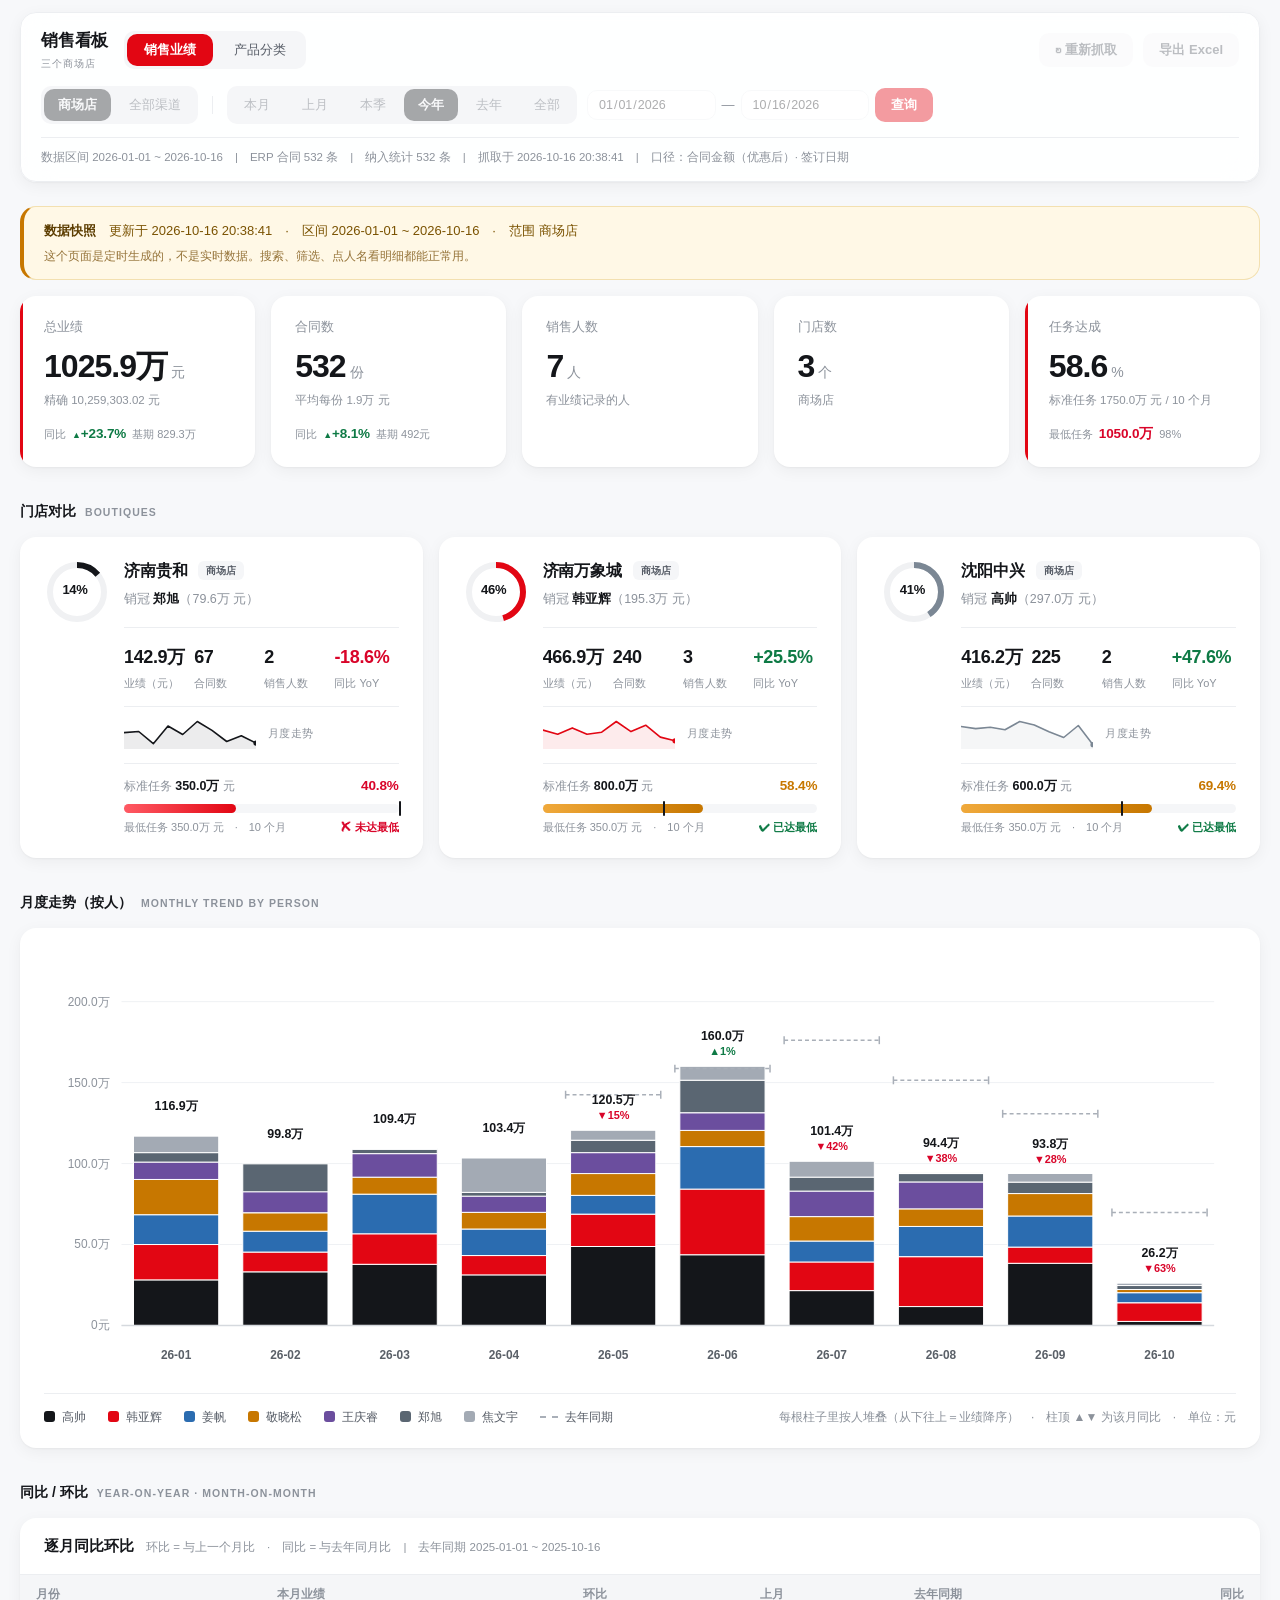
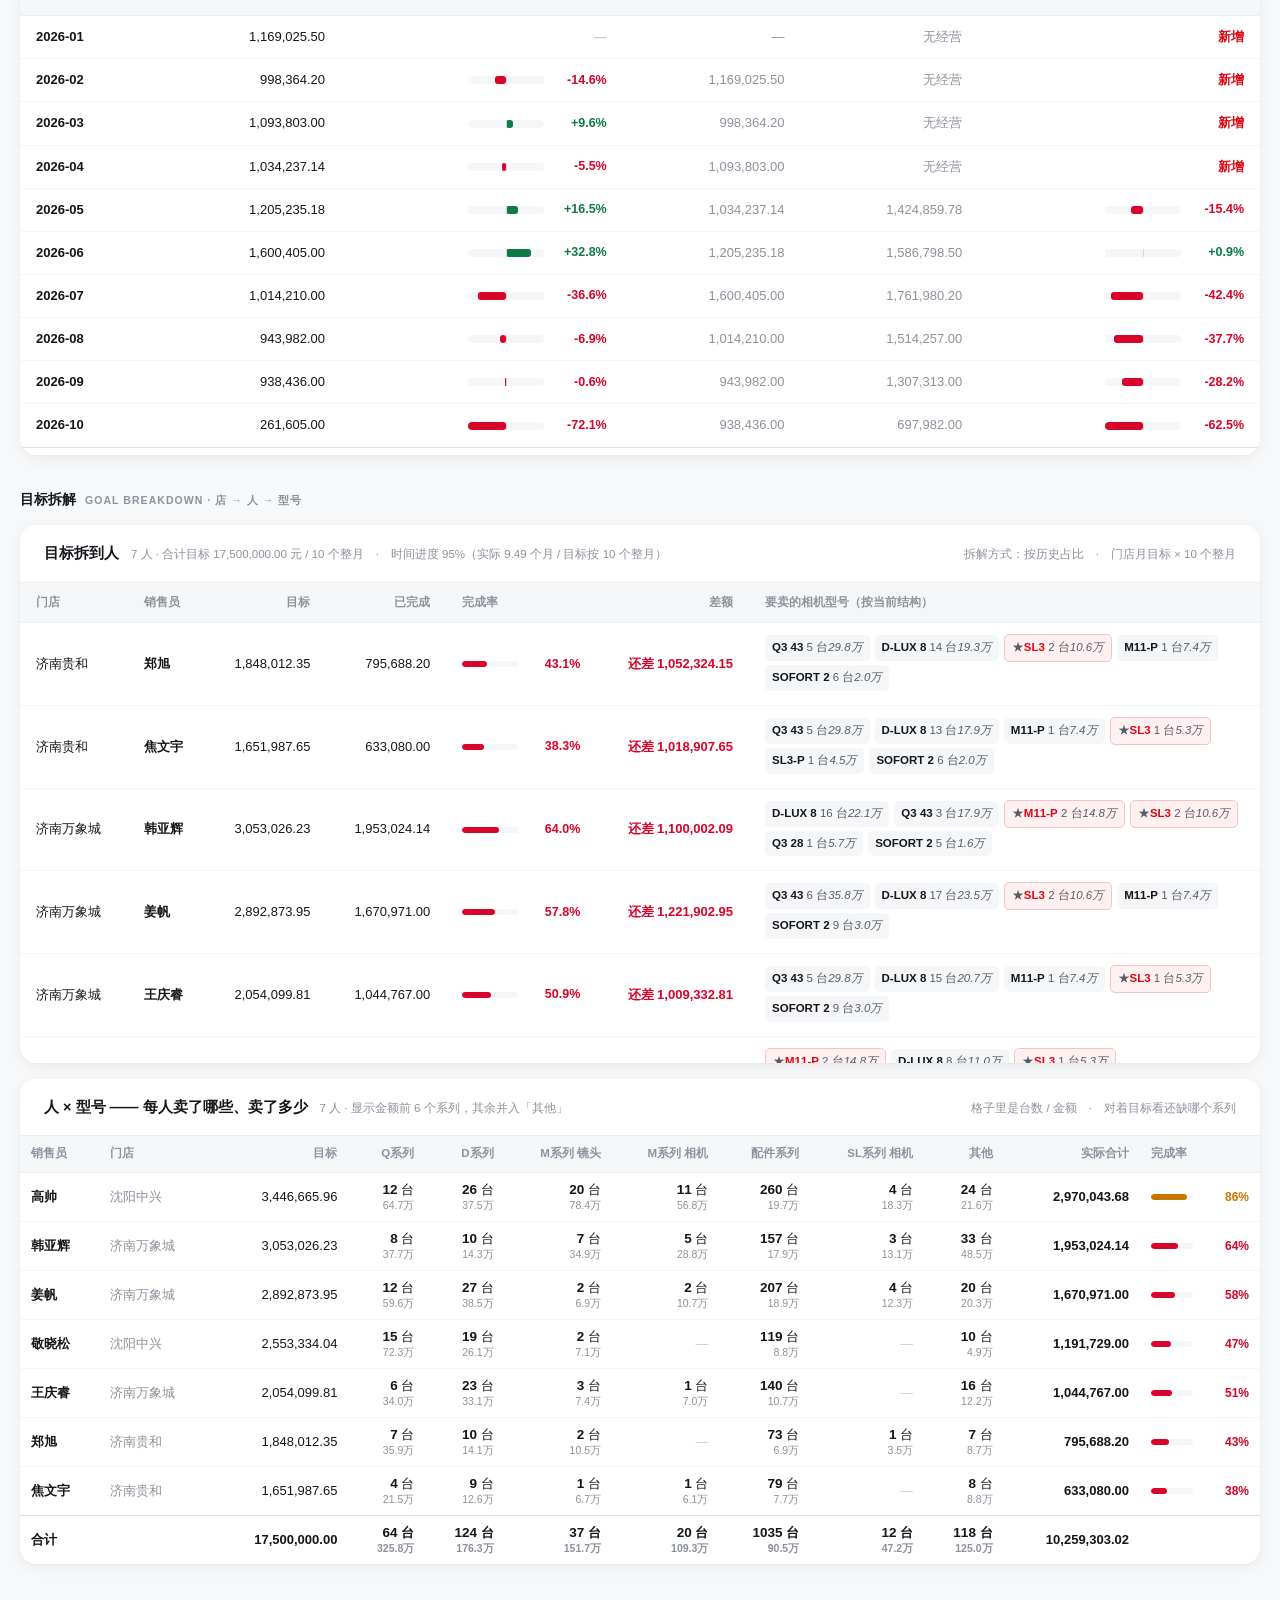
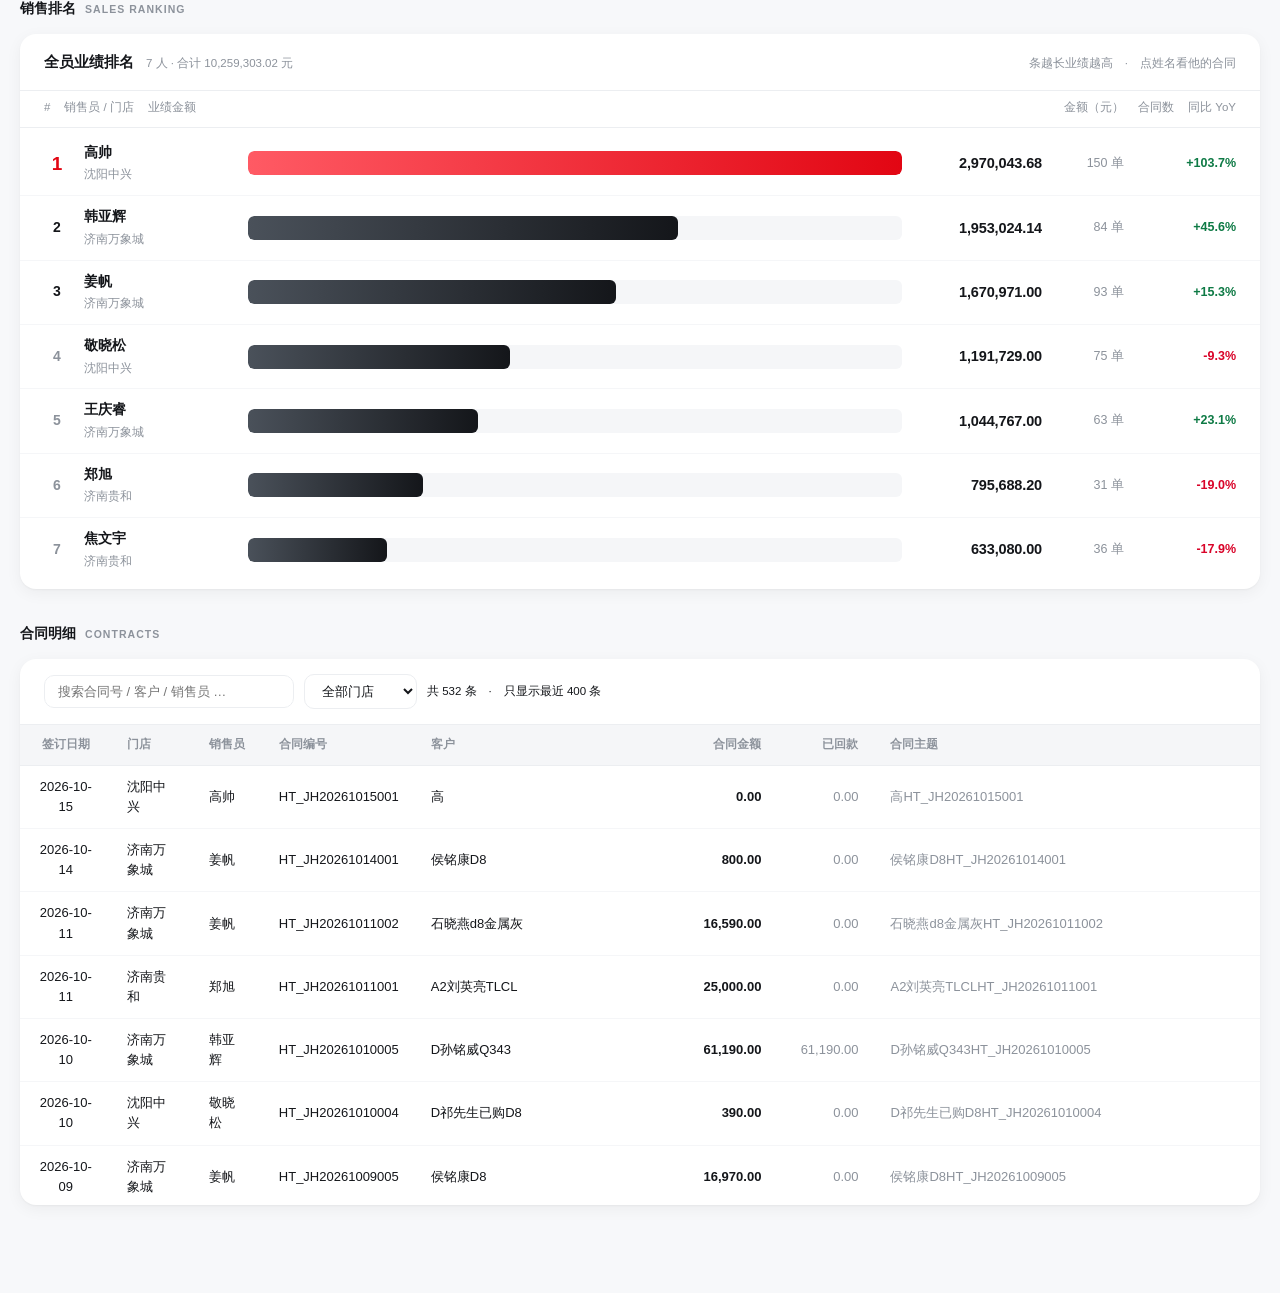
<file: index.html>
<!DOCTYPE html>
<html lang="zh-CN">
<head>
<meta charset="UTF-8">
<meta name="viewport" content="width=device-width, initial-scale=1">
<title>天诺影像 门店业绩报表</title>
<style>
/* ==========================================================================
   天诺影像 · 销售看板
   卡片式设计 ｜ 克制配色：墨黑 / 白 / 徕卡红 #E20613
   ========================================================================== */

*, *::before, *::after { box-sizing: border-box; }
.hidden { display: none !important; }

:root {
  --red: #E20613;
  --ink: #14161A;
  --ink-2: #565C66;
  --muted: #8C929B;
  --line: #ECEEF1;
  --line-2: #F5F6F8;
  --bg: #F7F8FA;
  --card: #FFFFFF;
  --up: #0E7A45;
  --down: #D90429;
  --r: 16px;
  --r-sm: 10px;
  --shadow: 0 1px 2px rgba(20, 22, 26, .04), 0 4px 16px rgba(20, 22, 26, .05);
  --shadow-lift: 0 2px 4px rgba(20, 22, 26, .05), 0 12px 28px rgba(20, 22, 26, .09);
}

html, body { margin: 0; padding: 0; }

body {
  background: var(--bg);
  color: var(--ink);
  font-family: -apple-system, BlinkMacSystemFont, "Segoe UI", "PingFang SC",
               "Hiragino Sans GB", "Microsoft YaHei", "Helvetica Neue", Arial, sans-serif;
  font-size: 14px;
  line-height: 1.55;
  -webkit-font-smoothing: antialiased;
  text-rendering: optimizeLegibility;
  font-variant-numeric: tabular-nums;
}

/* ---------------- 顶栏：浅色悬浮玻璃卡 ---------------- */
.topbar {
  position: sticky; top: 12px; z-index: 50;
  margin: 12px 20px 0;
  background: rgba(255, 255, 255, .88);
  backdrop-filter: blur(16px) saturate(180%);
  -webkit-backdrop-filter: blur(16px) saturate(180%);
  border: 1px solid var(--line);
  border-radius: var(--r);
  box-shadow: var(--shadow);
  padding: 15px 20px 14px;
}
.topbar-row { display: flex; align-items: center; gap: 10px; flex-wrap: wrap; }
.topbar-row + .topbar-row { margin-top: 12px; }

.brand { font-size: 17px; font-weight: 700; letter-spacing: -.01em; margin-right: 6px; }
.brand small {
  display: block; font-weight: 500; font-size: 10px; letter-spacing: .1em;
  text-transform: uppercase; color: var(--muted); margin-top: 2px;
}
.spacer { flex: 1; }
.sep { width: 1px; height: 18px; background: var(--line); margin: 0 4px; }

/* 分段控件 */
.chips { display: flex; gap: 4px; flex-wrap: wrap; align-items: center; }
.chip {
  border: 1px solid transparent; background: transparent; color: var(--ink-2);
  border-radius: var(--r-sm); padding: 6px 13px;
  cursor: pointer; font-size: 13px; font-family: inherit; font-weight: 500;
  transition: background .16s, color .16s;
}
.chip:hover { background: var(--line-2); color: var(--ink); }
.chip.active { background: var(--ink); color: #fff; font-weight: 600; }
.chip.off, .btn.off, .dates input.off { opacity: .35; cursor: not-allowed !important; }
.chip.off:hover { background: transparent; color: var(--ink-2); }

#scopeChips { background: var(--line-2); border-radius: var(--r-sm); padding: 3px; }
#rangeChips { background: var(--line-2); border-radius: var(--r-sm); padding: 3px; }
#viewChips  { background: var(--line-2); border-radius: var(--r-sm); padding: 3px; }
#viewChips .chip { padding: 6px 16px; }
#viewChips .chip.active { background: var(--red); color: #fff; }

.dates { display: flex; align-items: center; gap: 6px; color: var(--muted); font-size: 13px; }
.dates input[type=date] {
  border: 1px solid var(--line); background: #fff; color: var(--ink);
  border-radius: var(--r-sm); padding: 6px 10px; font-size: 12.5px; font-family: inherit;
  transition: border-color .16s, box-shadow .16s;
}
.dates input[type=date]:focus {
  outline: none; border-color: var(--ink); box-shadow: 0 0 0 3px rgba(20,22,26,.06);
}
.dates input[type=date]::-webkit-calendar-picker-indicator { opacity: .45; cursor: pointer; }

.btn {
  border: 1px solid transparent; border-radius: var(--r-sm); padding: 7px 15px;
  cursor: pointer; font-size: 13px; font-family: inherit; font-weight: 600;
  transition: all .16s;
}
.btn-light { background: var(--line-2); color: var(--ink-2); }
.btn-light:hover { background: #E9EBEF; color: var(--ink); }
.btn-solid { background: var(--red); color: #fff; }
.btn-solid:hover { background: #C10511; }
.btn:disabled { opacity: .4; cursor: not-allowed; }

.meta {
  font-size: 11.5px; color: var(--muted);
  padding-top: 11px; margin-top: 13px; border-top: 1px solid var(--line);
}

/* ---------------- 布局 ---------------- */
.wrap { max-width: 1440px; margin: 0 auto; padding: 24px 20px 72px; }

.section-title {
  font-size: 14px; font-weight: 700; color: var(--ink);
  margin: 34px 0 14px; display: flex; align-items: baseline; gap: 9px;
  scroll-margin-top: 200px;
}
.section-title .en {
  font-size: 10.5px; font-weight: 600; color: var(--muted);
  letter-spacing: .1em; text-transform: uppercase;
}

/* ---------------- KPI 卡 ---------------- */
.kpis { display: grid; grid-template-columns: repeat(auto-fit, minmax(220px, 1fr)); gap: 16px; }
.kpi {
  background: var(--card); border-radius: var(--r); padding: 22px 24px;
  box-shadow: var(--shadow); position: relative; overflow: hidden;
  transition: box-shadow .2s, transform .2s;
}
.kpi:hover { box-shadow: var(--shadow-lift); transform: translateY(-2px); }
.kpi.hero::before {
  content: ""; position: absolute; left: 0; top: 0; bottom: 0; width: 3px;
  background: var(--red);
}
.kpi .lbl { font-size: 12.5px; color: var(--muted); font-weight: 500; }
.kpi .val {
  font-size: 32px; font-weight: 700; letter-spacing: -.03em;
  line-height: 1.15; margin-top: 10px;
}
.kpi .val .unit { font-size: 14px; font-weight: 500; color: var(--muted); margin-left: 4px; letter-spacing: 0; }
.kpi .sub { font-size: 11.5px; color: var(--muted); margin-top: 8px; }

.deltas { display: flex; gap: 18px; margin-top: 14px; flex-wrap: wrap; }
.delta { display: flex; align-items: baseline; gap: 6px; font-size: 12px; }
.delta .k { font-size: 11px; color: var(--muted); }
.delta .v { font-weight: 700; font-size: 13.5px; letter-spacing: -.01em; }
.delta .base { color: var(--muted); font-size: 11px; }
.delta.up .v { color: var(--up); }
.delta.down .v { color: var(--down); }
.delta.flat .v { color: var(--muted); }
.delta .arrow { font-size: 9px; }

/* ---------------- 门店卡 ---------------- */
.stores { display: grid; grid-template-columns: repeat(auto-fit, minmax(330px, 1fr)); gap: 16px; }
.store {
  background: var(--card); border-radius: var(--r); padding: 22px 24px;
  box-shadow: var(--shadow); transition: box-shadow .2s, transform .2s;
}
.store:hover { box-shadow: var(--shadow-lift); transform: translateY(-2px); }
.store-head { display: flex; align-items: flex-start; gap: 18px; }

.donut { width: 62px; height: 62px; flex: 0 0 62px; position: relative; }
.donut svg { transform: rotate(-90deg); }
.donut .pct {
  position: absolute; inset: 0; display: flex; align-items: center; justify-content: center;
  font-size: 13px; font-weight: 700; letter-spacing: -.02em;
}

.store-name { font-size: 16px; font-weight: 700; letter-spacing: -.01em; }
.store-tag {
  display: inline-block; font-size: 10px; padding: 2px 8px; border-radius: 6px;
  background: var(--line-2); color: var(--ink-2); font-weight: 600;
  margin-left: 7px; vertical-align: 2px; white-space: nowrap;
}
.store-tag.other { background: #FDECEE; color: var(--red); }
.store-champ { font-size: 12.5px; color: var(--muted); margin-top: 6px; }
.store-champ b { color: var(--ink); font-weight: 700; }

.store-nums {
  display: grid; grid-template-columns: repeat(4, 1fr); gap: 6px;
  margin-top: 18px; padding-top: 16px; border-top: 1px solid var(--line);
}
.store-num .n { font-size: 18px; font-weight: 700; letter-spacing: -.02em; }
.store-num .t { font-size: 11px; color: var(--muted); margin-top: 3px; }

/* 门店卡里的迷你趋势线 */
.store-spark {
  display: flex; align-items: center; gap: 12px;
  margin-top: 14px; padding-top: 12px; border-top: 1px solid var(--line);
}
.store-spark svg { display: block; flex: 0 0 auto; }
.store-spark span {
  font-size: 11px; color: var(--muted); letter-spacing: .04em;
}

/* ---------------- 卡片容器 ---------------- */
.tablecard, .chartcard {
  background: var(--card); border-radius: var(--r);
  box-shadow: var(--shadow); overflow: hidden; margin-bottom: 16px;
}
.chartcard { padding: 22px 24px; }
.card-head {
  padding: 17px 24px; border-bottom: 1px solid var(--line);
  display: flex; align-items: baseline; gap: 12px; flex-wrap: wrap;
}
.card-head h3 { margin: 0; font-size: 14.5px; font-weight: 700; }
.card-head .hint { font-size: 11.5px; color: var(--muted); }

/* ---------------- 表格 ---------------- */
table { width: 100%; border-collapse: collapse; }
th, td { padding: 11px 16px; text-align: left; font-size: 13px; }
thead th {
  background: var(--line-2); color: var(--muted); font-weight: 600; font-size: 11.5px;
  border-bottom: 1px solid var(--line); white-space: nowrap;
  position: sticky; top: 0; z-index: 2;
}
tbody tr { border-bottom: 1px solid var(--line-2); }
tbody tr:last-child { border-bottom: none; }
tbody tr:hover { background: #FAFBFC; }
td.num, th.num { text-align: right; }
td.mid, th.mid { text-align: center; }

.rank { display: inline-block; min-width: 22px; font-size: 13px; font-weight: 700; color: var(--muted); }
.rank.r1 { color: var(--red); font-size: 16px; }
.rank.r2, .rank.r3 { color: var(--ink); }

.bar { width: 100%; height: 6px; border-radius: 3px; background: var(--line-2); overflow: hidden; }
.bar > i { display: block; height: 100%; border-radius: 3px; background: var(--ink); }

.person-link {
  color: var(--ink); cursor: pointer; font-weight: 700; text-decoration: none;
  border-bottom: 1px solid transparent; transition: color .16s, border-color .16s;
}
.person-link:hover { color: var(--red); border-bottom-color: var(--red); }

/* ---------------- 排行榜（横向条形） ---------------- */
.ranklist { padding: 4px 0 8px; }
.rankhead {
  display: flex; align-items: center; gap: 14px;
  padding: 8px 24px 10px; font-size: 11.5px; color: var(--muted);
  border-bottom: 1px solid var(--line);
}
.rankrow {
  display: flex; align-items: center; gap: 14px;
  padding: 10px 24px; border-bottom: 1px solid var(--line-2);
  transition: background .14s;
}
.rankrow:last-child { border-bottom: none; }
.rankrow:hover { background: #FAFBFC; }

.rankrow .rk {
  width: 26px; flex: 0 0 26px; text-align: center;
  font-weight: 700; font-size: 14px; color: var(--muted);
}
.rankrow.top1 .rk { color: var(--red); font-size: 19px; }
.rankrow.top2 .rk, .rankrow.top3 .rk { color: var(--ink); }

.rankrow .who { width: 150px; flex: 0 0 150px; min-width: 0; }
.rankrow .who b {
  display: block; font-size: 14px; font-weight: 700;
  white-space: nowrap; overflow: hidden; text-overflow: ellipsis;
  cursor: pointer;
}
.rankrow .who b:hover { color: var(--red); }
.rankrow .who span { font-size: 11.5px; color: var(--muted); }

.rankrow .track {
  flex: 1; height: 24px; background: var(--line-2);
  border-radius: 6px; overflow: hidden; min-width: 60px;
}
.rankrow .track > i {
  display: block; height: 100%; border-radius: 6px;
  background: linear-gradient(90deg, #4A515A, #14161A);
}
.rankrow.top1 .track > i { background: linear-gradient(90deg, #FF5A64, #E20613); }

.rankrow .amt { width: 126px; flex: 0 0 126px; text-align: right; font-weight: 700; font-size: 14.5px; letter-spacing: -.01em; }
.rankrow .cnt { width: 68px; flex: 0 0 68px; text-align: right; font-size: 12.5px; color: var(--muted); }
.rankrow .yoy { width: 98px; flex: 0 0 98px; text-align: right; font-weight: 700; font-size: 12.5px; }

/* 环比 / 同比 单元格里的双向迷你条 */
.dv { display: flex; align-items: center; gap: 9px; justify-content: flex-end; }
.dv .axis {
  position: relative; width: 76px; height: 8px; flex: 0 0 76px;
  background: var(--line-2); border-radius: 4px; overflow: hidden;
}
.dv .axis::after { content: ""; position: absolute; left: 50%; top: 0; bottom: 0; width: 1px; background: #D5D9DE; }
.dv .axis > i { position: absolute; top: 0; bottom: 0; border-radius: 3px; }
.dv .axis > i.pos { background: var(--up); left: 50%; }
.dv .axis > i.neg { background: var(--down); right: 50%; }
.dv .txt { min-width: 54px; text-align: right; font-weight: 700; font-size: 12.5px; }

@media (max-width: 900px) {
  .rankrow .who { width: 92px; flex: 0 0 92px; }
  .rankrow .cnt, .rankhead .cnt { display: none; }
}

/* 门店卡里的达标进度 */
.task { margin-top: 14px; padding-top: 12px; border-top: 1px solid var(--line); }
.task-head {
  display: flex; align-items: baseline; justify-content: space-between;
  font-size: 11.5px; color: var(--muted); margin-bottom: 7px;
}
.task-head b { color: var(--ink); font-weight: 700; font-size: 12.5px; }
.task-pct { font-weight: 700; font-size: 13.5px; letter-spacing: -.01em; }
.task-pct.ok { color: var(--up); }
.task-pct.mid { color: #C77700; }
.task-pct.low { color: var(--down); }

.task-bar {
  position: relative; height: 9px; border-radius: 5px;
  background: var(--line-2); overflow: visible;
}
.task-bar > i {
  display: block; height: 100%; border-radius: 5px;
  transition: width .45s cubic-bezier(.22,.8,.3,1);
}
.task-bar > i.ok { background: linear-gradient(90deg, #17A05A, #0E7A45); }
.task-bar > i.mid { background: linear-gradient(90deg, #F0A93B, #C77700); }
.task-bar > i.low { background: linear-gradient(90deg, #FF5A64, #E20613); }
/* 最低任务刻度线 */
.task-min {
  position: absolute; top: -3px; bottom: -3px; width: 2px;
  background: var(--ink); border-radius: 1px;
}
.task-foot {
  display: flex; align-items: baseline; justify-content: space-between;
  font-size: 11px; color: var(--muted); margin-top: 6px;
}
.task-foot .flag { font-weight: 700; }
.task-foot .flag.ok { color: var(--up); }
.task-foot .flag.no { color: var(--down); }

/* ---------------- 静态模式提示条 ---------------- */
.static-bar {
  background: #FFF8E6; border: 1px solid #F3E0B0; border-left: 4px solid #C77700;
  border-radius: var(--r); padding: 13px 20px; margin-bottom: 16px;
  font-size: 13px; color: #7A5200; line-height: 1.7;
}
.static-bar b { color: #5C3D00; }
.static-bar .static-note { display: block; font-size: 12px; color: #96743A; margin-top: 4px; }

/* 目标拆解里的「要卖」小标签 */
/* 「要卖」列现在会列出全部 ≥0.5 台的型号，所以要能换行；
   nowrap 会让它把表格撑爆。用 inline-block 的 mu 自然折行。 */
td.units {
  font-size: 12px; color: var(--ink-2);
  white-space: normal; min-width: 300px; max-width: 460px; line-height: 1.9;
}
.mu {
  display: inline-block; background: var(--line-2); border-radius: 5px;
  padding: 2px 7px; margin: 0 5px 3px 0; font-size: 11.5px; color: var(--gray-2);
  white-space: nowrap;
}
.mu b { color: var(--ink); font-weight: 700; }
/* 强制指标（每人必须卖的型号）—— 用品牌红描边区分 */
.mu-forced {
  background: #FFF1F2; border: 1px solid #F5C2C7;
}
.mu-forced b { color: var(--leica-red, #E20613); }

/* 人 × 相机型号 表格 */
.pm-cell { line-height: 1.25; }
.pm-cell b { font-size: 13.5px; }
.pm-cell span { display: block; font-size: 10.5px; color: var(--muted); }
.pm-zero { color: #C9CED5; }
#personModelTable th, #personModelTable td { padding: 9px 11px; }

/* 型号矩阵列多，窄列（姓名/门店）会被压成竖排汉字，必须禁止换行并给最小宽度 */
#personModelGoalTable { table-layout: auto; }
#personModelGoalTable th, #personModelGoalTable td {
  white-space: nowrap; padding: 8px 10px;
}
#personModelGoalTable td:nth-child(1) { min-width: 70px; }
#personModelGoalTable td:nth-child(2) { min-width: 92px; }

/* ---------------- 图表 ---------------- */
.legend {
  display: flex; gap: 22px; flex-wrap: wrap; align-items: center;
  font-size: 12px; color: var(--ink-2); margin-top: 16px;
  padding-top: 14px; border-top: 1px solid var(--line);
}
.legend i { display: inline-block; width: 11px; height: 11px; border-radius: 3px; margin-right: 7px; vertical-align: -1px; }
.legend i.dash {
  background: none; height: 0; width: 18px; border-radius: 0;
  border-top: 2px dashed #A9AFB8; vertical-align: 3px;
}
svg.chart { width: 100%; display: block; }
.bar-rect { transition: opacity .15s; cursor: pointer; }
.bar-rect:hover { opacity: .72; }

/* ---------------- 明细工具条 ---------------- */
.toolbar {
  display: flex; gap: 10px; align-items: center; flex-wrap: wrap;
  padding: 15px 24px; border-bottom: 1px solid var(--line);
}
.toolbar input[type=search], .toolbar select {
  border: 1px solid var(--line); border-radius: var(--r-sm); padding: 8px 13px;
  font-size: 13px; font-family: inherit; color: var(--ink); background: #fff;
  transition: border-color .16s, box-shadow .16s;
}
.toolbar input[type=search] { min-width: 250px; }
.toolbar input[type=search]:focus, .toolbar select:focus {
  outline: none; border-color: var(--ink); box-shadow: 0 0 0 3px rgba(20,22,26,.06);
}
.scroll { max-height: 480px; overflow: auto; }

/* ---------------- 状态 ---------------- */
.overlay {
  position: fixed; inset: 0; background: rgba(247, 248, 250, .85);
  backdrop-filter: blur(3px);
  display: flex; align-items: center; justify-content: center;
  z-index: 100; flex-direction: column; gap: 16px;
}
.overlay.hidden { display: none; }
.spinner {
  width: 36px; height: 36px; border-radius: 50%;
  border: 3px solid var(--line); border-top-color: var(--red);
  animation: spin .7s linear infinite;
}
@keyframes spin { to { transform: rotate(360deg); } }
.overlay .msg { color: var(--ink-2); font-weight: 600; font-size: 13px; }

.error {
  background: #FFF7F7; border: 1px solid #F7CDD2; border-left: 4px solid var(--red);
  border-radius: var(--r); color: #8A0A12;
  padding: 16px 20px; margin-bottom: 16px; white-space: pre-wrap; font-size: 13px;
}

.empty { padding: 44px; text-align: center; color: var(--muted); font-size: 13px; }

.toast {
  position: fixed; right: 24px; bottom: 24px; z-index: 200;
  background: var(--ink); color: #fff; padding: 13px 20px;
  font-size: 13px; border-radius: var(--r-sm); border-left: 3px solid var(--red);
  box-shadow: 0 14px 36px rgba(20,22,26,.28);
  opacity: 0; transform: translateY(10px); transition: all .24s; pointer-events: none;
  max-width: 460px;
}
.toast.show { opacity: 1; transform: translateY(0); }
.toast.err { background: var(--red); border-left-color: #fff; }

/* ---------------- 同比环比 ---------------- */
.cmp-up { color: var(--up); font-weight: 700; }
.cmp-down { color: var(--down); font-weight: 700; }
.cmp-flat { color: var(--muted); }
.cmp-na { color: #C9CED5; }
tr.row-first td { border-top: 1px solid #DFE2E7; font-weight: 700; }

@media (max-width: 820px) {
  .topbar { margin: 8px 10px 0; padding: 13px 14px; }
  .wrap { padding: 18px 10px 50px; }
  .brand { font-size: 15px; }
  .kpi { padding: 18px; }
  .kpi .val { font-size: 25px; }
  .kpis { grid-template-columns: repeat(auto-fit, minmax(150px, 1fr)); gap: 12px; }
  .store-nums { grid-template-columns: repeat(2, 1fr); }
}

</style>
</head>
<body>

<header class="topbar">
  <div class="topbar-row">
    <div class="brand" id="brand">销售看板<small id="brandSub">Tiannuo Imaging · Leica Boutique</small></div>

    <div class="chips" id="viewChips">
      <button class="chip active" data-view="sales">销售业绩</button>
      <button class="chip" data-view="product">产品分类</button>
    </div>

    <div class="spacer"></div>
    <button class="btn btn-light" id="btnRefresh" title="清缓存重新抓取">↻ 重新抓取</button>
    <button class="btn btn-light" id="btnReport">导出 Excel</button>
  </div>

  <div class="topbar-row" style="margin-top:14px">
    <div class="chips" id="scopeChips">
      <button class="chip active" data-scope="商场店">商场店</button>
      <button class="chip" data-scope="全部">全部渠道</button>
    </div>
    <span class="sep"></span>
    <div class="chips" id="rangeChips">
      <button class="chip" data-preset="本月">本月</button>
      <button class="chip" data-preset="上月">上月</button>
      <button class="chip" data-preset="本季">本季</button>
      <button class="chip active" data-preset="今年">今年</button>
      <button class="chip" data-preset="去年">去年</button>
      <button class="chip" data-preset="全部">全部</button>
    </div>
    <div class="dates">
      <input type="date" id="dFrom"><span>—</span><input type="date" id="dTo">
      <button class="btn btn-solid" id="btnQuery">查询</button>
    </div>
  </div>

  <div class="meta" id="metaLine">正在加载…</div>
</header>

<div class="wrap">
  <div id="errorBox"></div>

  <!-- ==================== 销售业绩 ==================== -->
  <div id="viewSales">
    <div class="kpis" id="kpis"></div>

    <div class="section-title" id="secStores">
      <span class="zh">门店对比</span><span class="en">Boutiques</span>
    </div>
    <div class="stores" id="stores"></div>

    <div class="section-title" id="secTrend">
      <span class="zh">月度走势（按人）</span><span class="en">Monthly Trend by Person</span>
    </div>
    <div class="chartcard">
      <div id="trendWrap"></div>
      <div class="legend" id="trendLegend"></div>
    </div>

    <div class="section-title" id="secCompare">
      <span class="zh">同比 / 环比</span><span class="en">Year-on-Year · Month-on-Month</span>
    </div>
    <div class="tablecard">
      <div class="card-head">
        <h3>逐月同比环比</h3>
        <span class="hint" id="cmpHint"></span>
      </div>
      <div class="scroll"><table id="cmpTable"></table></div>
    </div>

    <div class="section-title" id="secGoal">
      <span class="zh">目标拆解</span><span class="en">Goal Breakdown · 店 → 人 → 型号</span>
    </div>
    <div class="tablecard">
      <div class="card-head">
        <h3>目标拆到人</h3>
        <span class="hint" id="goalHint"></span>
        <span class="hint" style="margin-left:auto" id="goalMode"></span>
      </div>
      <div class="scroll"><table id="goalTable"></table></div>
    </div>
    <div class="tablecard">
      <div class="card-head">
        <h3>人 × 型号 —— 每人卖了哪些、卖了多少</h3>
        <span class="hint" id="pmHint"></span>
        <span class="hint" style="margin-left:auto">格子里是台数 / 金额　·　对着目标看还缺哪个系列</span>
      </div>
      <div class="scroll"><table id="personModelTable"></table></div>
    </div>

    <div class="section-title" id="secEveryone">
      <span class="zh">销售排名</span><span class="en">Sales Ranking</span>
    </div>
    <div class="tablecard">
      <div class="card-head">
        <h3>全员业绩排名</h3>
        <span class="hint" id="everyoneHint"></span>
        <span class="hint" style="margin-left:auto">条越长业绩越高　·　点姓名看他的合同</span>
      </div>
      <div class="rankhead">
        <div class="rk">#</div>
        <div class="who">销售员 / 门店</div>
        <div style="flex:1">业绩金额</div>
        <div class="amt">金额（元）</div>
        <div class="cnt">合同数</div>
        <div class="yoy">同比 YoY</div>
      </div>
      <div class="ranklist" id="rankList"></div>
    </div>

    <div class="section-title" id="secDetail">
      <span class="zh">合同明细</span><span class="en">Contracts</span>
    </div>
    <div class="tablecard">
      <div class="toolbar">
        <input type="search" id="q" placeholder="搜索合同号 / 客户 / 销售员 …">
        <select id="filterStore"></select>
        <span class="hint" id="detailCount" style="color:var(--gray);font-size:11.5px"></span>
      </div>
      <div class="scroll"><table id="detailTable"></table></div>
    </div>
  </div><!-- /viewSales -->

  <!-- ==================== 产品分类 ==================== -->
  <div id="viewProducts" class="hidden">
    <div class="kpis" id="pkpis"></div>

    <div class="section-title" id="secCat">
      <span class="zh">品类构成</span><span class="en">Category Mix</span>
    </div>
    <div class="tablecard">
      <div class="card-head"><h3>卖了什么</h3><span class="hint" id="catHint"></span></div>
      <div style="padding:10px 20px 20px" id="catList"></div>
    </div>

    <div class="section-title" id="secCamSeries">
      <span class="zh">徕卡相机分类</span><span class="en">Camera Series</span>
    </div>
    <div class="stores" id="camSeries"></div>

    <div class="section-title" id="secModel">
      <span class="zh">相机型号排行</span><span class="en">Model Ranking</span>
    </div>
    <div class="tablecard">
      <div class="card-head"><h3>各型号销量</h3><span class="hint" id="modelHint"></span></div>
      <div class="scroll"><table id="modelTable"></table></div>
    </div>

    <div class="section-title" id="secStoreCam">
      <span class="zh">各门店卖的相机</span><span class="en">Cameras by Boutique</span>
    </div>
    <div class="tablecard">
      <div class="card-head"><h3>门店 × 相机</h3><span class="hint">点门店名可筛选下方明细</span></div>
      <div class="scroll"><table id="storeCamTable"></table></div>
    </div>

    <div class="section-title" id="secPDetail">
      <span class="zh">产品销售明细</span><span class="en">Product Detail</span>
    </div>
    <div class="tablecard">
      <div class="toolbar">
        <input type="search" id="pq" placeholder="搜索产品名 / 型号 / 销售员 …">
        <select id="pfilterCat"></select>
        <select id="pfilterStore"></select>
        <span class="hint" id="pdetailCount" style="color:var(--gray);font-size:11.5px"></span>
      </div>
      <div class="scroll"><table id="pdetailTable"></table></div>
    </div>
  </div><!-- /viewProducts -->
</div>

<div class="overlay hidden" id="overlay">
  <div class="spinner"></div>
  <div class="msg" id="overlayMsg">Loading…</div>
</div>

<div class="toast" id="toast"></div>

<script>window.__STATIC__=1;window.__DATA__={"scope": "商场店", "totals": {"amount": 10259303.02, "count": 532, "people": 7, "avg": 19284.4, "stores": 3, "同比": {"本期": 10259303.02, "基期": 8293190.48, "增减": 1966112.54, "百分比": 0.2371, "可比": true}, "环比": {"本期": 10259303.02, "基期": 11949905.79, "增减": -1690602.77, "百分比": -0.1415, "可比": true}, "同比合同数": {"本期": 532, "基期": 492, "增减": 40, "百分比": 0.0813, "可比": true}}, "compare": {"同比标签": "去年同期 2025-01-01 ~ 2025-10-16", "环比标签": "上一周期 2025-03-18 ~ 2025-12-31", "有同比": true, "有环比": true}, "stores": [{"name": "济南贵和", "type": "商场店", "staff": [{"name": "郑旭", "amount": 795688.2, "count": 31, "max": 76100.0, "first": "2026-01-16", "last": "2026-10-11", "rank": 1, "share": 0.5569050319009059, "avg": 25667.36129032258, "同比": {"本期": 795688.2, "基期": 982276.2, "增减": -186588.0, "百分比": -0.19, "可比": true}, "环比": {"本期": 795688.2, "基期": 1303236.2, "增减": -507548.0, "百分比": -0.3895, "可比": true}, "目标": 1848012.35, "目标完成率": 0.4305643303736579, "目标差额": 1052324.15, "历史业绩": 1304666.2}, {"name": "焦文宇", "amount": 633080.0, "count": 36, "max": 66576.0, "first": "2026-01-11", "last": "2026-10-08", "rank": 2, "share": 0.44309496809909404, "avg": 17585.555555555555, "同比": {"本期": 633080.0, "基期": 771364.0, "增减": -138284.0, "百分比": -0.1793, "可比": true}, "环比": {"本期": 633080.0, "基期": 1156476.0, "增减": -523396.0, "百分比": -0.4526, "可比": true}, "目标": 1651987.65, "目标完成率": 0.38322320387806774, "目标差额": 1018907.65, "历史业绩": 1166276.0}], "amount": 1428768.2, "count": 67, "people": 2, "avg": 21324.898507462687, "同比": {"本期": 1428768.2, "基期": 1754240.2, "增减": -325472.0, "百分比": -0.1855, "可比": true}, "环比": {"本期": 1428768.2, "基期": 2460312.2, "增减": -1031544.0, "百分比": -0.4193, "可比": true}, "任务": {"月数": 10.0, "最低": 3500000.0, "标准": 3500000.0, "最低万": 35, "标准万": 35}, "完成率最低": 0.4082194857142857, "完成率标准": 0.4082194857142857}, {"name": "济南万象城", "type": "商场店", "staff": [{"name": "韩亚辉", "amount": 1953024.14, "count": 84, "max": 154670.0, "first": "2026-01-02", "last": "2026-10-10", "rank": 1, "share": 0.4183173358238378, "avg": 23250.28738095238, "同比": {"本期": 1953024.14, "基期": 1341717.0, "增减": 611307.14, "百分比": 0.4556, "可比": true}, "环比": {"本期": 1953024.14, "基期": 2064617.0, "增减": -111592.86, "百分比": -0.0541, "可比": true}, "目标": 3053026.23, "目标完成率": 0.6397010680121146, "目标差额": 1100002.09, "历史业绩": 2111505.0}, {"name": "姜帆", "amount": 1670971.0, "count": 93, "max": 74380.0, "first": "2026-01-01", "last": "2026-10-14", "rank": 2, "share": 0.3579045044260918, "avg": 17967.43010752688, "同比": {"本期": 1670971.0, "基期": 1448666.0, "增减": 222305.0, "百分比": 0.1535, "可比": true}, "环比": {"本期": 1670971.0, "基期": 2000742.0, "增减": -329771.0, "百分比": -0.1648, "可比": true}, "目标": 2892873.95, "目标完成率": 0.5776162490591752, "目标差额": 1221902.95, "历史业绩": 2000742.0}, {"name": "王庆睿", "amount": 1044767.0, "count": 63, "max": 105500.0, "first": "2026-01-03", "last": "2026-08-28", "rank": 3, "share": 0.22377815975007026, "avg": 16583.603174603173, "同比": {"本期": 1044767.0, "基期": 848660.0, "增减": 196107.0, "百分比": 0.2311, "可比": true}, "环比": {"本期": 1044767.0, "基期": 1420637.0, "增减": -375870.0, "百分比": -0.2646, "可比": true}, "目标": 2054099.81, "目标完成率": 0.508625235693878, "目标差额": 1009332.81, "历史业绩": 1420637.0}], "amount": 4668762.140000001, "count": 240, "people": 3, "avg": 19453.175583333337, "同比": {"本期": 4668762.14, "基期": 3720150.0, "增减": 948612.14, "百分比": 0.255, "可比": true}, "环比": {"本期": 4668762.14, "基期": 5567103.0, "增减": -898340.86, "百分比": -0.1614, "可比": true}, "任务": {"月数": 10.0, "最低": 3500000.0, "标准": 8000000.0, "最低万": 35, "标准万": 80}, "完成率最低": 1.33393204, "完成率标准": 0.5835952675000001}, {"name": "沈阳中兴", "type": "商场店", "staff": [{"name": "高帅", "amount": 2970043.6799999997, "count": 150, "max": 186439.0, "first": "2026-01-01", "last": "2026-10-15", "rank": 1, "share": 0.7136487041382567, "avg": 19800.2912, "同比": {"本期": 2970043.68, "基期": 1458366.28, "增减": 1511677.4, "百分比": 1.0366, "可比": true}, "环比": {"本期": 2970043.68, "基期": 2226662.59, "增减": 743381.09, "百分比": 0.3339, "可比": true}, "目标": 3446665.96, "目标完成率": 0.861714977450266, "目标差额": 476622.28, "历史业绩": 2226662.59}, {"name": "敬晓松", "amount": 1191729.0, "count": 75, "max": 61310.0, "first": "2026-01-05", "last": "2026-10-10", "rank": 2, "share": 0.28635129586174324, "avg": 15889.72, "同比": {"本期": 1191729.0, "基期": 1314146.0, "增减": -122417.0, "百分比": -0.0932, "可比": true}, "环比": {"本期": 1191729.0, "基期": 1649540.0, "增减": -457811.0, "百分比": -0.2775, "可比": true}, "目标": 2553334.04, "目标完成率": 0.4667344661257091, "目标差额": 1361605.04, "历史业绩": 1649540.0}], "amount": 4161772.68, "count": 225, "people": 2, "avg": 18496.767466666668, "同比": {"本期": 4161772.68, "基期": 2818800.28, "增减": 1342972.4, "百分比": 0.4764, "可比": true}, "环比": {"本期": 4161772.68, "基期": 3922490.59, "增减": 239282.09, "百分比": 0.061, "可比": true}, "任务": {"月数": 10.0, "最低": 3500000.0, "标准": 6000000.0, "最低万": 35, "标准万": 60}, "完成率最低": 1.1890779085714287, "完成率标准": 0.6936287800000001}], "everyone": [{"name": "高帅", "amount": 2970043.6799999997, "count": 150, "max": 186439.0, "first": "2026-01-01", "last": "2026-10-15", "rank": 1, "share": 0.7136487041382567, "avg": 19800.2912, "同比": {"本期": 2970043.68, "基期": 1458366.28, "增减": 1511677.4, "百分比": 1.0366, "可比": true}, "环比": {"本期": 2970043.68, "基期": 2226662.59, "增减": 743381.09, "百分比": 0.3339, "可比": true}, "store": "沈阳中兴", "storeType": "商场店", "totalShare": 0.2894976076064863}, {"name": "韩亚辉", "amount": 1953024.14, "count": 84, "max": 154670.0, "first": "2026-01-02", "last": "2026-10-10", "rank": 2, "share": 0.4183173358238378, "avg": 23250.28738095238, "同比": {"本期": 1953024.14, "基期": 1341717.0, "增减": 611307.14, "百分比": 0.4556, "可比": true}, "环比": {"本期": 1953024.14, "基期": 2064617.0, "增减": -111592.86, "百分比": -0.0541, "可比": true}, "store": "济南万象城", "storeType": "商场店", "totalShare": 0.1903661619305597}, {"name": "姜帆", "amount": 1670971.0, "count": 93, "max": 74380.0, "first": "2026-01-01", "last": "2026-10-14", "rank": 3, "share": 0.3579045044260918, "avg": 17967.43010752688, "同比": {"本期": 1670971.0, "基期": 1448666.0, "增减": 222305.0, "百分比": 0.1535, "可比": true}, "环比": {"本期": 1670971.0, "基期": 2000742.0, "增减": -329771.0, "百分比": -0.1648, "可比": true}, "store": "济南万象城", "storeType": "商场店", "totalShare": 0.16287373486703}, {"name": "敬晓松", "amount": 1191729.0, "count": 75, "max": 61310.0, "first": "2026-01-05", "last": "2026-10-10", "rank": 4, "share": 0.28635129586174324, "avg": 15889.72, "同比": {"本期": 1191729.0, "基期": 1314146.0, "增减": -122417.0, "百分比": -0.0932, "可比": true}, "环比": {"本期": 1191729.0, "基期": 1649540.0, "增减": -457811.0, "百分比": -0.2775, "可比": true}, "store": "沈阳中兴", "storeType": "商场店", "totalShare": 0.1161608149868255}, {"name": "王庆睿", "amount": 1044767.0, "count": 63, "max": 105500.0, "first": "2026-01-03", "last": "2026-08-28", "rank": 5, "share": 0.22377815975007026, "avg": 16583.603174603173, "同比": {"本期": 1044767.0, "基期": 848660.0, "增减": 196107.0, "百分比": 0.2311, "可比": true}, "环比": {"本期": 1044767.0, "基期": 1420637.0, "增减": -375870.0, "百分比": -0.2646, "可比": true}, "store": "济南万象城", "storeType": "商场店", "totalShare": 0.10183606020440948}, {"name": "郑旭", "amount": 795688.2, "count": 31, "max": 76100.0, "first": "2026-01-16", "last": "2026-10-11", "rank": 6, "share": 0.5569050319009059, "avg": 25667.36129032258, "同比": {"本期": 795688.2, "基期": 982276.2, "增减": -186588.0, "百分比": -0.19, "可比": true}, "环比": {"本期": 795688.2, "基期": 1303236.2, "增减": -507548.0, "百分比": -0.3895, "可比": true}, "store": "济南贵和", "storeType": "商场店", "totalShare": 0.07755772477417282}, {"name": "焦文宇", "amount": 633080.0, "count": 36, "max": 66576.0, "first": "2026-01-11", "last": "2026-10-08", "rank": 7, "share": 0.44309496809909404, "avg": 17585.555555555555, "同比": {"本期": 633080.0, "基期": 771364.0, "增减": -138284.0, "百分比": -0.1793, "可比": true}, "环比": {"本期": 633080.0, "基期": 1156476.0, "增减": -523396.0, "百分比": -0.4526, "可比": true}, "store": "济南贵和", "storeType": "商场店", "totalShare": 0.061707895630516235}], "trend": [{"month": "2026-01", "total": 1169025.5, "byStore": {"济南贵和": 159652.0, "济南万象城": 509810.0, "沈阳中兴": 499563.5}, "byPerson": {"高帅": 281838.5, "韩亚辉": 218148.0, "姜帆": 184312.0, "敬晓松": 217725.0, "王庆睿": 107350.0, "郑旭": 57983.0, "焦文宇": 101669.0}, "lastYear": 0.0, "lastYearMonth": "2025-01", "同比": {"本期": 1169025.5, "基期": 0.0, "增减": 1169025.5, "百分比": null, "可比": false}, "环比": null}, {"month": "2026-02", "total": 998364.2, "byStore": {"济南贵和": 172241.2, "济南万象城": 381077.0, "沈阳中兴": 445046.0}, "byPerson": {"高帅": 331349.0, "韩亚辉": 121827.0, "姜帆": 129067.0, "敬晓松": 113697.0, "王庆睿": 130183.0, "郑旭": 172241.2}, "lastYear": 0.0, "lastYearMonth": "2025-02", "同比": {"本期": 998364.2, "基期": 0.0, "增减": 998364.2, "百分比": null, "可比": false}, "环比": {"本期": 998364.2, "基期": 1169025.5, "增减": -170661.3, "百分比": -0.146, "可比": true}}, {"month": "2026-03", "total": 1093803.0, "byStore": {"济南贵和": 32613.0, "济南万象城": 579063.0, "沈阳中兴": 482127.0}, "byPerson": {"高帅": 377501.0, "韩亚辉": 188548.0, "姜帆": 245087.0, "敬晓松": 104626.0, "王庆睿": 145428.0, "郑旭": 27113.0, "焦文宇": 5500.0}, "lastYear": 0.0, "lastYearMonth": "2025-03", "同比": {"本期": 1093803.0, "基期": 0.0, "增减": 1093803.0, "百分比": null, "可比": false}, "环比": {"本期": 1093803.0, "基期": 998364.2, "增减": 95438.8, "百分比": 0.0956, "可比": true}}, {"month": "2026-04", "total": 1034237.14, "byStore": {"济南贵和": 235074.0, "济南万象城": 383387.14, "沈阳中兴": 415776.0}, "byPerson": {"高帅": 312628.0, "韩亚辉": 119569.14, "姜帆": 163508.0, "敬晓松": 103148.0, "王庆睿": 100310.0, "郑旭": 23048.0, "焦文宇": 212026.0}, "lastYear": 0.0, "lastYearMonth": "2025-04", "同比": {"本期": 1034237.14, "基期": 0.0, "增减": 1034237.14, "百分比": null, "可比": false}, "环比": {"本期": 1034237.14, "基期": 1093803.0, "增减": -59565.86, "百分比": -0.0545, "可比": true}}, {"month": "2026-05", "total": 1205235.18, "byStore": {"济南贵和": 137554.0, "济南万象城": 444450.0, "沈阳中兴": 623231.18}, "byPerson": {"高帅": 488297.18, "韩亚辉": 199119.0, "姜帆": 116014.0, "敬晓松": 134934.0, "王庆睿": 129317.0, "郑旭": 75988.0, "焦文宇": 61566.0}, "lastYear": 1424859.78, "lastYearMonth": "2025-05", "同比": {"本期": 1205235.18, "基期": 1424859.78, "增减": -219624.6, "百分比": -0.1541, "可比": true}, "环比": {"本期": 1205235.18, "基期": 1034237.14, "增减": 170998.04, "百分比": 0.1653, "可比": true}}, {"month": "2026-06", "total": 1600405.0, "byStore": {"济南贵和": 286691.0, "济南万象城": 776601.0, "沈阳中兴": 537113.0}, "byPerson": {"高帅": 437037.0, "韩亚辉": 405419.0, "姜帆": 262510.0, "敬晓松": 100076.0, "王庆睿": 108672.0, "郑旭": 200856.0, "焦文宇": 85835.0}, "lastYear": 1586798.5, "lastYearMonth": "2025-06", "同比": {"本期": 1600405.0, "基期": 1586798.5, "增减": 13606.5, "百分比": 0.0086, "可比": true}, "环比": {"本期": 1600405.0, "基期": 1205235.18, "增减": 395169.82, "百分比": 0.3279, "可比": true}}, {"month": "2026-07", "total": 1014210.0, "byStore": {"济南贵和": 184307.0, "济南万象城": 463910.0, "沈阳中兴": 365993.0}, "byPerson": {"高帅": 215155.0, "韩亚辉": 177354.0, "姜帆": 129188.0, "敬晓松": 150838.0, "王庆睿": 157368.0, "郑旭": 86400.0, "焦文宇": 97907.0}, "lastYear": 1761980.2, "lastYearMonth": "2025-07", "同比": {"本期": 1014210.0, "基期": 1761980.2, "增减": -747770.2, "百分比": -0.4244, "可比": true}, "环比": {"本期": 1014210.0, "基期": 1600405.0, "增减": -586195.0, "百分比": -0.3663, "可比": true}}, {"month": "2026-08", "total": 943982.0, "byStore": {"济南贵和": 57381.0, "济南万象城": 661329.0, "沈阳中兴": 225272.0}, "byPerson": {"高帅": 116945.0, "韩亚辉": 307877.0, "姜帆": 187313.0, "敬晓松": 108327.0, "王庆睿": 166139.0, "郑旭": 56391.0, "焦文宇": 990.0}, "lastYear": 1514257.0, "lastYearMonth": "2025-08", "同比": {"本期": 943982.0, "基期": 1514257.0, "增减": -570275.0, "百分比": -0.3766, "可比": true}, "环比": {"本期": 943982.0, "基期": 1014210.0, "增减": -70228.0, "百分比": -0.0692, "可比": true}}, {"month": "2026-09", "total": 938436.0, "byStore": {"济南贵和": 123787.0, "济南万象城": 291935.0, "沈阳中兴": 522714.0}, "byPerson": {"高帅": 384104.0, "韩亚辉": 100183.0, "姜帆": 191752.0, "敬晓松": 138610.0, "郑旭": 70668.0, "焦文宇": 53119.0}, "lastYear": 1307313.0, "lastYearMonth": "2025-09", "同比": {"本期": 938436.0, "基期": 1307313.0, "增减": -368877.0, "百分比": -0.2822, "可比": true}, "环比": {"本期": 938436.0, "基期": 943982.0, "增减": -5546.0, "百分比": -0.0059, "可比": true}}, {"month": "2026-10", "total": 261605.0, "byStore": {"济南贵和": 39468.0, "济南万象城": 177200.0, "沈阳中兴": 44937.0}, "byPerson": {"高帅": 25189.0, "韩亚辉": 114980.0, "姜帆": 62220.0, "敬晓松": 19748.0, "郑旭": 25000.0, "焦文宇": 14468.0}, "lastYear": 697982.0, "lastYearMonth": "2025-10", "同比": {"本期": 261605.0, "基期": 697982.0, "增减": -436377.0, "百分比": -0.6252, "可比": true}, "环比": {"本期": 261605.0, "基期": 938436.0, "增减": -676831.0, "百分比": -0.7212, "可比": true}}], "personOrder": ["高帅", "韩亚辉", "姜帆", "敬晓松", "王庆睿", "郑旭", "焦文宇"], "records": [{"store": "沈阳中兴", "person": "高帅", "amount": 0.0, "date": "2026-10-15", "no": "HT_JH20261015001", "customer": "高", "title": "高HT_JH20261015001", "paid": 0.0}, {"store": "济南万象城", "person": "姜帆", "amount": 800.0, "date": "2026-10-14", "no": "HT_JH20261014001", "customer": "侯铭康D8", "title": "侯铭康D8HT_JH20261014001", "paid": 0.0}, {"store": "济南万象城", "person": "姜帆", "amount": 16590.0, "date": "2026-10-11", "no": "HT_JH20261011002", "customer": "石晓燕d8金属灰", "title": "石晓燕d8金属灰HT_JH20261011002", "paid": 0.0}, {"store": "济南贵和", "person": "郑旭", "amount": 25000.0, "date": "2026-10-11", "no": "HT_JH20261011001", "customer": "A2刘英亮TLCL", "title": "A2刘英亮TLCLHT_JH20261011001", "paid": 0.0}, {"store": "济南万象城", "person": "韩亚辉", "amount": 61190.0, "date": "2026-10-10", "no": "HT_JH20261010005", "customer": "D孙铭威Q343", "title": "D孙铭威Q343HT_JH20261010005", "paid": 61190.0}, {"store": "沈阳中兴", "person": "敬晓松", "amount": 390.0, "date": "2026-10-10", "no": "HT_JH20261010004", "customer": "D祁先生已购D8", "title": "D祁先生已购D8HT_JH20261010004", "paid": 0.0}, {"store": "济南万象城", "person": "姜帆", "amount": 16970.0, "date": "2026-10-09", "no": "HT_JH20261009005", "customer": "侯铭康D8", "title": "侯铭康D8HT_JH20261009005", "paid": 0.0}, {"store": "济南万象城", "person": "韩亚辉", "amount": 220.0, "date": "2026-10-09", "no": "HT_JH20261009004", "customer": "李女士拍立得", "title": "李女士拍立得HT_JH20261009004", "paid": 0.0}, {"store": "济南万象城", "person": "姜帆", "amount": 5590.0, "date": "2026-10-09", "no": "HT_JH20261009003", "customer": "宋晶配件", "title": "宋晶配件HT_JH20261009003", "paid": 1000.0}, {"store": "沈阳中兴", "person": "敬晓松", "amount": 2500.0, "date": "2026-10-08", "no": "HT_JH20261008003", "customer": "C宋老师已购Q343", "title": "C宋老师已购Q343HT_JH20261008003", "paid": 2500.0}, {"store": "沈阳中兴", "person": "高帅", "amount": 17489.0, "date": "2026-10-08", "no": "HT_JH20261008002", "customer": "宋连鑫", "title": "宋连鑫HT_JH20261008002", "paid": 0.0}, {"store": "济南贵和", "person": "焦文宇", "amount": 1580.0, "date": "2026-10-08", "no": "HT_JH20261008001", "customer": "C李敏Q3 43 J", "title": "C李敏Q3 43 JHT_JH20261008001", "paid": 0.0}, {"store": "沈阳中兴", "person": "敬晓松", "amount": 15000.0, "date": "2026-10-07", "no": "HT_JH20261007006", "customer": "D祁先生已购D8", "title": "D祁先生已购D8HT_JH20261007006", "paid": 0.0}, {"store": "济南万象城", "person": "姜帆", "amount": 18040.0, "date": "2026-10-07", "no": "HT_JH20261007004", "customer": "沈谭金属灰D8", "title": "沈谭金属灰D8HT_JH20261007004", "paid": 0.0}, {"store": "济南万象城", "person": "姜帆", "amount": 4230.0, "date": "2026-10-07", "no": "HT_JH20261007003", "customer": "韩昆联名拍立得", "title": "韩昆联名拍立得HT_JH20261007003", "paid": 0.0}, {"store": "济南万象城", "person": "韩亚辉", "amount": 53570.0, "date": "2026-10-07", "no": "HT_JH20261007001", "customer": "B李传刚 Q343", "title": "B李传刚 Q343HT_JH20261007001", "paid": 53570.0}, {"store": "济南贵和", "person": "郑旭", "amount": 0.0, "date": "2026-10-05", "no": "HT_JH20261005002", "customer": "A童伟进M10 SL R", "title": "A童伟进M10 SL RHT_JH20261005002", "paid": 0.0}, {"store": "济南贵和", "person": "焦文宇", "amount": 12888.0, "date": "2026-10-04", "no": "HT_JH20261004002", "customer": "D安志远 望远镜J", "title": "D安志远 望远镜JHT_JH20261004002", "paid": 0.0}, {"store": "沈阳中兴", "person": "高帅", "amount": 4200.0, "date": "2026-10-04", "no": "HT_JH20261004001", "customer": "董先生", "title": "董先生HT_JH20261004001", "paid": 0.0}, {"store": "沈阳中兴", "person": "敬晓松", "amount": 358.0, "date": "2026-10-03", "no": "HT_JH20261003003", "customer": "D熊先生", "title": "D熊先生HT_JH20261003003", "paid": 0.0}, {"store": "沈阳中兴", "person": "高帅", "amount": 480.0, "date": "2026-10-03", "no": "HT_JH20261003001", "customer": "A夏岩已购MEV1", "title": "A夏岩已购MEV1HT_JH20261003001", "paid": 0.0}, {"store": "沈阳中兴", "person": "敬晓松", "amount": 1500.0, "date": "2026-10-02", "no": "HT_JH20261002001", "customer": "D熊先生", "title": "D熊先生HT_JH20261002001", "paid": 0.0}, {"store": "沈阳中兴", "person": "高帅", "amount": 3020.0, "date": "2026-10-01", "no": "HT_JH20261001001", "customer": "C曲先生已购Q343", "title": "C曲先生已购Q343HT_JH20261001001", "paid": 0.0}, {"store": "济南万象城", "person": "韩亚辉", "amount": 800.0, "date": "2026-09-30", "no": "HT_JH20260930007", "customer": "A吴兴东SL2-S L", "title": "A吴兴东SL2-S LHT_JH20260930007", "paid": 800.0}, {"store": "沈阳中兴", "person": "敬晓松", "amount": 13800.0, "date": "2026-09-30", "no": "HT_JH20260930006", "customer": "D王女士已购D8", "title": "D王女士已购D8HT_JH20260930006", "paid": 0.0}, {"store": "沈阳中兴", "person": "高帅", "amount": 14600.0, "date": "2026-09-30", "no": "HT_JH20260930005", "customer": "D尹先生已购D8", "title": "D尹先生已购D8HT_JH20260930005", "paid": 0.0}, {"store": "济南万象城", "person": "韩亚辉", "amount": 700.0, "date": "2026-09-30", "no": "HT_JH20260930004", "customer": "杨丹丹D-LUX8", "title": "杨丹丹D-LUX8HT_JH20260930004", "paid": 700.0}, {"store": "济南贵和", "person": "焦文宇", "amount": 16670.0, "date": "2026-09-30", "no": "HT_JH20260930003", "customer": "D李明鑫D8 J", "title": "D李明鑫D8 JHT_JH20260930003", "paid": 0.0}, {"store": "济南万象城", "person": "韩亚辉", "amount": 3300.0, "date": "2026-09-30", "no": "HT_JH20260930001", "customer": "李女士拍立得", "title": "李女士拍立得HT_JH20260930001", "paid": 0.0}, {"store": "济南万象城", "person": "姜帆", "amount": 65000.0, "date": "2026-09-29", "no": "HT_JH20260929003", "customer": "B王将Q343", "title": "B王将Q343HT_JH20260929003", "paid": 58300.0}, {"store": "沈阳中兴", "person": "敬晓松", "amount": 3500.0, "date": "2026-09-29", "no": "HT_JH20260929002", "customer": "E武先生", "title": "E武先生HT_JH20260929002", "paid": 0.0}, {"store": "沈阳中兴", "person": "敬晓松", "amount": 61310.0, "date": "2026-09-29", "no": "HT_JH20260929001", "customer": "C王先生已购M28/1.4镜头", "title": "C王先生已购M28/1.4镜头HT_JH20260929001", "paid": 0.0}, {"store": "济南万象城", "person": "姜帆", "amount": 500.0, "date": "2026-09-28", "no": "HT_JH20260928004", "customer": "刘丽金属灰D8", "title": "刘丽金属灰D8HT_JH20260928004", "paid": 0.0}, {"store": "沈阳中兴", "person": "高帅", "amount": 13797.0, "date": "2026-09-28", "no": "HT_JH20260928001", "customer": "D许先生已购Dlux8灰", "title": "D许先生已购Dlux8灰HT_JH20260928001", "paid": 13797.0}, {"store": "济南万象城", "person": "姜帆", "amount": 1920.0, "date": "2026-09-27", "no": "HT_JH20260927002", "customer": "杨晓玥", "title": "杨晓玥HT_JH20260927002", "paid": 0.0}, {"store": "沈阳中兴", "person": "高帅", "amount": 66329.0, "date": "2026-09-27", "no": "HT_JH20260927001", "customer": "C曲先生已购Q343", "title": "C曲先生已购Q343HT_JH20260927001", "paid": 0.0}, {"store": "济南贵和", "person": "焦文宇", "amount": 360.0, "date": "2026-09-26", "no": "HT_JH20260926004", "customer": "E叶小乐 拍立得", "title": "E叶小乐 拍立得HT_JH20260926004", "paid": 0.0}, {"store": "济南万象城", "person": "姜帆", "amount": 358.0, "date": "2026-09-26", "no": "HT_JH20260926003", "customer": "张亮100周年DLUX8", "title": "张亮100周年DLUX8HT_JH20260926003", "paid": 358.0}, {"store": "济南万象城", "person": "韩亚辉", "amount": 15780.0, "date": "2026-09-26", "no": "HT_JH20260926002", "customer": "盖林金属灰D8", "title": "盖林金属灰D8HT_JH20260926002", "paid": 15780.0}, {"store": "济南万象城", "person": "姜帆", "amount": 17277.0, "date": "2026-09-26", "no": "HT_JH20260926001", "customer": "刘丽金属灰D8", "title": "刘丽金属灰D8HT_JH20260926001", "paid": 17277.0}, {"store": "济南贵和", "person": "郑旭", "amount": 15300.0, "date": "2026-09-25", "no": "HT_JH20260925001", "customer": "刘萌萌D8 X", "title": "刘萌萌D8 XHT_JH20260925001", "paid": 0.0}, {"store": "沈阳中兴", "person": "高帅", "amount": 1270.0, "date": "2026-09-24", "no": "HT_JH20260924005", "customer": "南先生", "title": "南先生HT_JH20260924005", "paid": 0.0}, {"store": "济南万象城", "person": "姜帆", "amount": 15989.0, "date": "2026-09-22", "no": "HT_JH20260922007", "customer": "刘聪d8", "title": "刘聪d8HT_JH20260922007", "paid": 0.0}, {"store": "济南万象城", "person": "姜帆", "amount": 15199.0, "date": "2026-09-22", "no": "HT_JH20260922006", "customer": "张程程", "title": "张程程HT_JH20260922006", "paid": 0.0}, {"store": "济南万象城", "person": "姜帆", "amount": 13800.0, "date": "2026-09-22", "no": "HT_JH20260922003", "customer": "张程dlux8", "title": "张程dlux8HT_JH20260922003", "paid": 0.0}, {"store": "济南贵和", "person": "焦文宇", "amount": 16969.0, "date": "2026-09-22", "no": "HT_JH20260922001", "customer": "D田虹D8 J", "title": "D田虹D8 JHT_JH20260922001", "paid": 0.0}, {"store": "济南贵和", "person": "焦文宇", "amount": 1170.0, "date": "2026-09-20", "no": "HT_JH20260920002", "customer": "B孙崎伟 回收Q2", "title": "B孙崎伟 回收Q2HT_JH20260920002", "paid": 0.0}, {"store": "沈阳中兴", "person": "敬晓松", "amount": 60000.0, "date": "2026-09-20", "no": "HT_JH20260920001", "customer": "C刘老师已购Q343", "title": "C刘老师已购Q343HT_JH20260920001", "paid": 60000.0}, {"store": "沈阳中兴", "person": "高帅", "amount": 115290.0, "date": "2026-09-19", "no": "HT_JH20260919001", "customer": "A刘先生已购Dlux8灰/M11灰", "title": "A刘先生已购Dlux8灰/M11灰HT_JH20260919001", "paid": 0.0}, {"store": "济南万象城", "person": "姜帆", "amount": 44279.0, "date": "2026-09-17", "no": "HT_JH20260917004", "customer": "刘嘉杨Q3 43二手", "title": "刘嘉杨Q3 43二手HT_JH20260917004", "paid": 41000.0}, {"store": "济南贵和", "person": "郑旭", "amount": 23800.0, "date": "2026-09-17", "no": "HT_JH20260917002", "customer": "谭业军 X", "title": "谭业军 XHT_JH20260917002", "paid": 0.0}, {"store": "沈阳中兴", "person": "高帅", "amount": 67468.0, "date": "2026-09-17", "no": "HT_JH20260917001", "customer": "南先生", "title": "南先生HT_JH20260917001", "paid": 0.0}, {"store": "沈阳中兴", "person": "高帅", "amount": 15100.0, "date": "2026-09-16", "no": "HT_JH20260916002", "customer": "阳哥", "title": "阳哥HT_JH20260916002", "paid": 0.0}, {"store": "济南万象城", "person": "韩亚辉", "amount": 440.0, "date": "2026-09-16", "no": "HT_JH20260916001", "customer": "姜梓渲拍立得", "title": "姜梓渲拍立得HT_JH20260916001", "paid": 440.0}, {"store": "济南万象城", "person": "韩亚辉", "amount": 11305.0, "date": "2026-09-14", "no": "HT_JH20260914001", "customer": "A吴兴东SL2-S L", "title": "A吴兴东SL2-S LHT_JH20260914001", "paid": 11305.0}, {"store": "济南万象城", "person": "姜帆", "amount": 17430.0, "date": "2026-09-13", "no": "HT_JH20260913001", "customer": "D陈思维D-LUX8金属灰", "title": "D陈思维D-LUX8金属灰HT_JH20260913001", "paid": 0.0}, {"store": "济南贵和", "person": "焦文宇", "amount": 1200.0, "date": "2026-09-12", "no": "HT_JH20260912001", "customer": "E1杨璟熹徕卡拍立得绿  Y", "title": "E1杨璟熹徕卡拍立得绿  YHT_JH20260912001", "paid": 0.0}, {"store": "沈阳中兴", "person": "高帅", "amount": 11940.0, "date": "2026-09-11", "no": "HT_JH20260911003", "customer": "李伟", "title": "补2026年7月14日单子", "paid": 11940.0}, {"store": "济南贵和", "person": "郑旭", "amount": 31000.0, "date": "2026-09-09", "no": "HT_JH20260909001", "customer": "杨念泽二手Q3 X", "title": "杨念泽二手Q3 XHT_JH20260909001", "paid": 31000.0}, {"store": "沈阳中兴", "person": "高帅", "amount": 14600.0, "date": "2026-09-08", "no": "HT_JH20260908001", "customer": "糯姐", "title": "糯姐HT_JH20260908001", "paid": 0.0}, {"store": "济南贵和", "person": "郑旭", "amount": 568.0, "date": "2026-09-07", "no": "HT_JH20260907003", "customer": "庄辉木头玩具", "title": "庄辉木头玩具HT_JH20260907003", "paid": 0.0}, {"store": "济南万象城", "person": "韩亚辉", "amount": 11520.0, "date": "2026-09-07", "no": "HT_JH20260907002", "customer": "杜洪兴8X20蛇年望远镜", "title": "杜洪兴8X20蛇年望远镜HT_JH20260907002", "paid": 0.0}, {"store": "沈阳中兴", "person": "高帅", "amount": 14110.0, "date": "2026-09-07", "no": "HT_JH20260907001", "customer": "毛先生", "title": "毛先生HT_JH20260907001", "paid": 14110.0}, {"store": "济南贵和", "person": "焦文宇", "amount": 14590.0, "date": "2026-09-06", "no": "HT_JH20260906002", "customer": "D张馨元D8 J", "title": "D张馨元D8 JHT_JH20260906002", "paid": 0.0}, {"store": "济南贵和", "person": "焦文宇", "amount": 580.0, "date": "2026-09-06", "no": "HT_JH20260906001", "customer": "D张慧敏D8", "title": "D张慧敏D8HT_JH20260906001", "paid": 0.0}, {"store": "济南贵和", "person": "焦文宇", "amount": 1580.0, "date": "2026-09-04", "no": "HT_JH20260904002", "customer": "C李敏Q3 43 J", "title": "C李敏Q3 43 JHT_JH20260904002", "paid": 0.0}, {"store": "济南万象城", "person": "韩亚辉", "amount": 20999.0, "date": "2026-09-03", "no": "HT_JH20260903003", "customer": "杨建敏SL3-P", "title": "杨建敏SL3-PHT_JH20260903003", "paid": 20999.0}, {"store": "济南万象城", "person": "韩亚辉", "amount": 20999.0, "date": "2026-09-03", "no": "HT_JH20260903002", "customer": "A1徕卡C-LUX王晨旭R", "title": "A1徕卡C-LUX王晨旭RHT_JH20260903002", "paid": 20999.0}, {"store": "沈阳中兴", "person": "高帅", "amount": 14600.0, "date": "2026-09-01", "no": "HT_JH20260901003", "customer": "A刘先生已购Dlux8灰/M11灰", "title": "D刘先生已购Dlux8金属灰HT_JH20260901003", "paid": 0.0}, {"store": "沈阳中兴", "person": "高帅", "amount": 35000.0, "date": "2026-09-01", "no": "HT_JH20260901002", "customer": "沈先生", "title": "沈先生HT_JH20260901002", "paid": 35000.0}, {"store": "济南万象城", "person": "韩亚辉", "amount": 14340.0, "date": "2026-09-01", "no": "HT_JH20260901001", "customer": "杨丹丹D-LUX8", "title": "杨丹丹D-LUX8HT_JH20260901001", "paid": 14340.0}, {"store": "沈阳中兴", "person": "高帅", "amount": 15477.0, "date": "2026-08-31", "no": "HT_JH20260831001", "customer": "刘保清", "title": "刘保清HT_JH20260831001", "paid": 0.0}, {"store": "沈阳中兴", "person": "敬晓松", "amount": 6958.0, "date": "2026-08-30", "no": "HT_JH20260830003", "customer": "D张先生", "title": "D张先生HT_JH20260830003", "paid": 6958.0}, {"store": "沈阳中兴", "person": "高帅", "amount": 33960.0, "date": "2026-08-30", "no": "HT_JH20260830002", "customer": "孙女士", "title": "孙女士HT_JH20260830002", "paid": 33960.0}, {"store": "沈阳中兴", "person": "敬晓松", "amount": 15000.0, "date": "2026-08-30", "no": "HT_JH20260830001", "customer": "D左先生已购D8灰", "title": "D左先生已购D8灰HT_JH20260830001", "paid": 15000.0}, {"store": "济南万象城", "person": "姜帆", "amount": 1850.0, "date": "2026-08-29", "no": "HT_JH20260829004", "customer": "杨闺", "title": "杨闺HT_JH20260829004", "paid": 1850.0}, {"store": "济南万象城", "person": "王庆睿", "amount": 105500.0, "date": "2026-08-28", "no": "HT_JH20260828001", "customer": "王鹤浦m11p", "title": "王鹤浦m11pHT_JH20260828001", "paid": 105500.0}, {"store": "济南贵和", "person": "郑旭", "amount": 18041.0, "date": "2026-08-26", "no": "HT_JH20260826002", "customer": "金倩D8", "title": "金倩D8HT_JH20260826002", "paid": 18041.0}, {"store": "济南万象城", "person": "韩亚辉", "amount": 220.0, "date": "2026-08-26", "no": "HT_JH20260826001", "customer": "姜梓渲拍立得", "title": "姜梓渲拍立得HT_JH20260826001", "paid": 220.0}, {"store": "济南万象城", "person": "姜帆", "amount": 36800.0, "date": "2026-08-25", "no": "HT_JH20260825001", "customer": "秋实二手sl3", "title": "秋实二手sl3HT_JH20260825001", "paid": 36800.0}, {"store": "济南万象城", "person": "王庆睿", "amount": 1500.0, "date": "2026-08-24", "no": "HT_JH20260824001", "customer": "李敬 望远镜", "title": "李敬 望远镜HT_JH20260824001", "paid": 1500.0}, {"store": "济南万象城", "person": "韩亚辉", "amount": 80300.0, "date": "2026-08-22", "no": "HT_JH20260822002", "customer": "C孙雨遥M11 L", "title": "C孙雨遥M11 LHT_JH20260822002", "paid": 80300.0}, {"store": "济南万象城", "person": "王庆睿", "amount": 5000.0, "date": "2026-08-22", "no": "HT_JH20260822001", "customer": "李敬 望远镜", "title": "李敬 望远镜HT_JH20260822001", "paid": 5000.0}, {"store": "济南万象城", "person": "姜帆", "amount": 440.0, "date": "2026-08-21", "no": "HT_JH20260821004", "customer": "吴和洋Q343", "title": "吴和洋Q343HT_JH20260821004", "paid": 440.0}, {"store": "济南万象城", "person": "韩亚辉", "amount": 22930.0, "date": "2026-08-21", "no": "HT_JH20260821002", "customer": "李晶SL3", "title": "李晶SL3HT_JH20260821002", "paid": 22930.0}, {"store": "济南贵和", "person": "焦文宇", "amount": 200.0, "date": "2026-08-21", "no": "HT_JH20260821001", "customer": "E叶小乐 拍立得", "title": "E叶小乐 拍立得HT_JH20260821001", "paid": 200.0}, {"store": "济南万象城", "person": "王庆睿", "amount": 15650.0, "date": "2026-08-20", "no": "HT_JH20260820002", "customer": "张艳冬dlux8", "title": "张艳冬dlux8HT_JH20260820002", "paid": 15650.0}, {"store": "沈阳中兴", "person": "高帅", "amount": 790.0, "date": "2026-08-19", "no": "HT_JH20260819002", "customer": "A纪哲文已购M11P狩猎", "title": "A纪哲文已购M11P狩猎HT_JH20260819002", "paid": 790.0}, {"store": "济南贵和", "person": "焦文宇", "amount": 790.0, "date": "2026-08-19", "no": "HT_JH20260819001", "customer": "A郭伟 全套J", "title": "A郭伟 全套JHT_JH20260819001", "paid": 790.0}, {"store": "济南万象城", "person": "韩亚辉", "amount": 128000.0, "date": "2026-08-18", "no": "HT_JH20260818001", "customer": "杨建敏SL3-P", "title": "杨建敏SL3-PHT_JH20260818001", "paid": 128000.0}, {"store": "济南万象城", "person": "王庆睿", "amount": 4900.0, "date": "2026-08-17", "no": "HT_JH20260817004", "customer": "王瀚廷 拍立得", "title": "王瀚廷 拍立得HT_JH20260817004", "paid": 4900.0}, {"store": "济南贵和", "person": "郑旭", "amount": 14100.0, "date": "2026-08-16", "no": "HT_JH20260816001", "customer": "穆元元D8 X", "title": "穆元元D8 XHT_JH20260816001", "paid": 14100.0}, {"store": "沈阳中兴", "person": "敬晓松", "amount": 56920.0, "date": "2026-08-15", "no": "HT_JH20260815002", "customer": "C韩女士已购Q343", "title": "C韩女士已购Q343HT_JH20260815002", "paid": 56920.0}, {"store": "沈阳中兴", "person": "敬晓松", "amount": 13800.0, "date": "2026-08-15", "no": "HT_JH20260815001", "customer": "D张学生已购D8", "title": "D张学生已购D8HT_JH20260815001", "paid": 13800.0}, {"store": "济南万象城", "person": "王庆睿", "amount": 17190.0, "date": "2026-08-14", "no": "HT_JH20260814005", "customer": "黄毓伍", "title": "黄毓伍HT_JH20260814005", "paid": 17190.0}, {"store": "济南万象城", "person": "王庆睿", "amount": 16399.0, "date": "2026-08-14", "no": "HT_JH20260814004", "customer": "段继军", "title": "段继军HT_JH20260814004", "paid": 16399.0}, {"store": "沈阳中兴", "person": "高帅", "amount": 200.0, "date": "2026-08-14", "no": "HT_JH20260814002", "customer": "潘珅", "title": "潘珅HT_JH20260814002", "paid": 200.0}, {"store": "沈阳中兴", "person": "高帅", "amount": 18648.0, "date": "2026-08-14", "no": "HT_JH20260814001", "customer": "黄强", "title": "黄强HT_JH20260814001", "paid": 18648.0}, {"store": "济南万象城", "person": "韩亚辉", "amount": 3400.0, "date": "2026-08-13", "no": "HT_JH20260813004", "customer": "姜梓渲拍立得", "title": "姜梓渲拍立得HT_JH20260813004", "paid": 3400.0}, {"store": "济南万象城", "person": "韩亚辉", "amount": 4680.0, "date": "2026-08-13", "no": "HT_JH20260813002", "customer": "曲庭辉拍立得", "title": "曲庭辉拍立得HT_JH20260813002", "paid": 4680.0}, {"store": "沈阳中兴", "person": "高帅", "amount": 28500.0, "date": "2026-08-13", "no": "HT_JH20260813001", "customer": "D姚先生", "title": "D姚先生HT_JH20260813001", "paid": 28500.0}, {"store": "沈阳中兴", "person": "敬晓松", "amount": 4119.0, "date": "2026-08-12", "no": "HT_JH20260812007", "customer": "E齐女士已购拍立得", "title": "E齐女士已购拍立得HT_JH20260812007", "paid": 0.0}, {"store": "济南万象城", "person": "韩亚辉", "amount": 300.0, "date": "2026-08-12", "no": "HT_JH20260812006", "customer": "孔娣Q3 43", "title": "孔娣Q3 43HT_JH20260812006", "paid": 300.0}, {"store": "沈阳中兴", "person": "敬晓松", "amount": 1200.0, "date": "2026-08-12", "no": "HT_JH20260812003", "customer": "B李响SL2", "title": "B李响SL2HT_JH20260812002", "paid": 1200.0}, {"store": "沈阳中兴", "person": "敬晓松", "amount": 5550.0, "date": "2026-08-12", "no": "HT_JH20260812001", "customer": "B赵先生已购M11-P➕M50/2aa", "title": "B赵先生已购M11-P➕M50/2aaHT_JH20260812001", "paid": 5550.0}, {"store": "沈阳中兴", "person": "敬晓松", "amount": 2980.0, "date": "2026-08-11", "no": "HT_JH20260830006", "customer": "B李志强已购MEV1 DLUX7", "title": "B李志强已购MEV1 DLUX7HT_JH20260811003", "paid": 2980.0}, {"store": "沈阳中兴", "person": "高帅", "amount": 13400.0, "date": "2026-08-11", "no": "HT_JH20260811001", "customer": "B朱先生", "title": "B朱先生HT_JH20260811001", "paid": 13400.0}, {"store": "济南万象城", "person": "韩亚辉", "amount": 2899.0, "date": "2026-08-09", "no": "HT_JH20260809001", "customer": "李晶SL3", "title": "李晶SL3HT_JH20260809001", "paid": 2899.0}, {"store": "济南万象城", "person": "姜帆", "amount": 32000.0, "date": "2026-08-08", "no": "HT_JH20260808002", "customer": "马骏Q3 二手", "title": "马骏Q3 二手HT_JH20260808002", "paid": 32000.0}, {"store": "沈阳中兴", "person": "敬晓松", "amount": 1800.0, "date": "2026-08-07", "no": "HT_JH20260807002", "customer": "D尹女士", "title": "D尹女士HT_JH20260807002", "paid": 1800.0}, {"store": "沈阳中兴", "person": "高帅", "amount": 800.0, "date": "2026-08-07", "no": "HT_JH20260807001", "customer": "孙亮", "title": "孙亮HT_JH20260807001", "paid": 800.0}, {"store": "济南万象城", "person": "韩亚辉", "amount": 5148.0, "date": "2026-08-06", "no": "HT_JH20260806001", "customer": "自律XU二手", "title": "自律XU二手HT_JH20260806001", "paid": 5148.0}, {"store": "济南万象城", "person": "姜帆", "amount": 15793.0, "date": "2026-08-05", "no": "HT_JH20260805010", "customer": "拍立得齐晨", "title": "拍立得齐晨HT_JH20260805010", "paid": 15793.0}, {"store": "沈阳中兴", "person": "高帅", "amount": 5170.0, "date": "2026-08-05", "no": "HT_JH20260805009", "customer": "孙亮", "title": "孙亮HT_JH20260805009", "paid": 5170.0}, {"store": "济南万象城", "person": "姜帆", "amount": 60130.0, "date": "2026-08-05", "no": "HT_JH20260805005", "customer": "吴和洋Q343", "title": "吴和洋Q343HT_JH20260805005", "paid": 60130.0}, {"store": "济南万象城", "person": "姜帆", "amount": 5170.0, "date": "2026-08-05", "no": "HT_JH20260805004", "customer": "相里小颖拍立得", "title": "相里小颖拍立得HT_JH20260805004", "paid": 5170.0}, {"store": "济南万象城", "person": "姜帆", "amount": 15700.0, "date": "2026-08-05", "no": "HT_JH20260805001", "customer": "白女士金属灰D8", "title": "白女士金属灰D8HT_JH20260805001", "paid": 15700.0}, {"store": "济南贵和", "person": "郑旭", "amount": 24250.0, "date": "2026-08-04", "no": "HT_JH20260804001", "customer": "季先生SL2", "title": "季先生SL2HT_JH20260804001", "paid": 24250.0}, {"store": "济南万象城", "person": "姜帆", "amount": 3480.0, "date": "2026-08-01", "no": "HT_JH20260801003", "customer": "刘先生徕卡太阳镜", "title": "刘先生徕卡太阳镜HT_JH20260801003", "paid": 3480.0}, {"store": "济南万象城", "person": "韩亚辉", "amount": 60000.0, "date": "2026-08-01", "no": "HT_JH20260801002", "customer": "A1徕卡C-LUX王晨旭R", "title": "A1徕卡C-LUX王晨旭RHT_JH20260801002", "paid": 60000.0}, {"store": "济南万象城", "person": "姜帆", "amount": 15950.0, "date": "2026-08-01", "no": "HT_JH20260801001", "customer": "顾于岳d8", "title": "顾于岳d8HT_JH20260801001", "paid": 15950.0}, {"store": "沈阳中兴", "person": "高帅", "amount": 13800.0, "date": "2026-07-31", "no": "HT_JH20260731002", "customer": "史葆华", "title": "史葆华HT_JH20260731002", "paid": 13800.0}, {"store": "沈阳中兴", "person": "高帅", "amount": 1600.0, "date": "2026-07-31", "no": "HT_JH20260731001", "customer": "chin woi zhing", "title": "chin woi zhingHT_JH20260731001", "paid": 1600.0}, {"store": "济南贵和", "person": "焦文宇", "amount": 20999.0, "date": "2026-07-30", "no": "HT_JH20260730003", "customer": "C焦小米 激光电视", "title": "C焦小米 激光电视HT_JH20260730003", "paid": 20999.0}, {"store": "济南贵和", "person": "焦文宇", "amount": 20999.0, "date": "2026-07-30", "no": "HT_JH20260730002", "customer": "C吕先生 双筒望远镜J", "title": "C吕先生 双筒望远镜JHT_JH20260730002", "paid": 20999.0}, {"store": "济南万象城", "person": "韩亚辉", "amount": 20999.0, "date": "2026-07-30", "no": "HT_JH20260730001", "customer": "赵彦新 激光电视", "title": "赵彦新 激光电视HT_JH20260730001", "paid": 20999.0}, {"store": "济南万象城", "person": "王庆睿", "amount": 57420.0, "date": "2026-07-29", "no": "HT_JH20260729001", "customer": "Jesse Q3 43", "title": "Jesse Q3 43HT_JH20260729001", "paid": 57420.0}, {"store": "沈阳中兴", "person": "高帅", "amount": 1210.0, "date": "2026-07-26", "no": "HT_JH20260726002", "customer": "陈女士", "title": "陈女士HT_JH20260726002", "paid": 1210.0}, {"store": "沈阳中兴", "person": "高帅", "amount": 1550.0, "date": "2026-07-26", "no": "HT_JH20260726001", "customer": "钱先生", "title": "钱先生HT_JH20260726001", "paid": 1550.0}, {"store": "济南贵和", "person": "郑旭", "amount": 65570.0, "date": "2026-07-25", "no": "HT_JH20260725002", "customer": "刘鑫Q343 X", "title": "刘鑫Q343 XHT_JH20260725002", "paid": 65570.0}, {"store": "济南万象城", "person": "王庆睿", "amount": 20999.0, "date": "2026-07-25", "no": "HT_JH20260725001", "customer": "C王妍Q2X", "title": "C王妍Q2XHT_JH20260725001", "paid": 20999.0}, {"store": "济南万象城", "person": "姜帆", "amount": 1600.0, "date": "2026-07-24", "no": "HT_JH20260724004", "customer": "q343唐潇清", "title": "q343唐潇清HT_JH20260724004", "paid": 1600.0}, {"store": "济南万象城", "person": "姜帆", "amount": 20999.0, "date": "2026-07-24", "no": "HT_JH20260724003", "customer": "李李激光电视210寸", "title": "李李激光电视210寸HT_JH20260724003", "paid": 20999.0}, {"store": "沈阳中兴", "person": "敬晓松", "amount": 15039.0, "date": "2026-07-24", "no": "HT_JH20260724002", "customer": "D张女士已购D8", "title": "D张女士已购D8HT_JH20260724002", "paid": 15039.0}, {"store": "济南万象城", "person": "韩亚辉", "amount": 20999.0, "date": "2026-07-23", "no": "HT_JH20260723009", "customer": "鞠坤 激光电视", "title": "鞠坤 激光电视HT_JH20260723009", "paid": 20999.0}, {"store": "济南万象城", "person": "韩亚辉", "amount": 20999.0, "date": "2026-07-23", "no": "HT_JH20260723008", "customer": "秦怀晓激光电视", "title": "秦怀晓激光电视HT_JH20260723008", "paid": 20999.0}, {"store": "济南万象城", "person": "姜帆", "amount": 21000.0, "date": "2026-07-23", "no": "HT_JH20260723007", "customer": "刘大洪望远镜", "title": "刘大洪望远镜HT_JH20260723006", "paid": 21000.0}, {"store": "济南万象城", "person": "姜帆", "amount": 21000.0, "date": "2026-07-23", "no": "HT_JH20260723005", "customer": "A吴兴东SL2-S L", "title": "A吴兴东SL2-S LHT_JH20260723004", "paid": 21000.0}, {"store": "济南万象城", "person": "韩亚辉", "amount": 9999.0, "date": "2026-07-23", "no": "HT_JH20260723003", "customer": "A邵东军SL2 R", "title": "A邵东军SL2 RHT_JH20260723003", "paid": 9999.0}, {"store": "沈阳中兴", "person": "敬晓松", "amount": 20999.0, "date": "2026-07-23", "no": "HT_JH20260723001", "customer": "D李江已购激光电视", "title": "D李江已购激光电视HT_JH20260723001", "paid": 20999.0}, {"store": "济南万象城", "person": "王庆睿", "amount": 700.0, "date": "2026-07-22", "no": "HT_JH20260722004", "customer": "小明相机包", "title": "小明相机包HT_JH20260722004", "paid": 700.0}, {"store": "济南贵和", "person": "焦文宇", "amount": 13800.0, "date": "2026-07-22", "no": "HT_JH20260722002", "customer": "D王先生 D8", "title": "D王先生 D8HT_JH20260722002", "paid": 13800.0}, {"store": "济南贵和", "person": "焦文宇", "amount": 20099.0, "date": "2026-07-22", "no": "HT_JH20260722001", "customer": "B孙崎伟 回收Q2", "title": "B孙崎伟 回收Q2HT_JH20260722001", "paid": 20099.0}, {"store": "济南贵和", "person": "郑旭", "amount": 3720.0, "date": "2026-07-21", "no": "HT_JH20260721010", "customer": "廉刚拍立得白 X", "title": "廉刚拍立得白 XHT_JH20260721010", "paid": 3720.0}, {"store": "济南贵和", "person": "郑旭", "amount": 17110.0, "date": "2026-07-21", "no": "HT_JH20260721009", "customer": "扈友花D8 X", "title": "扈友花D8 XHT_JH20260721009", "paid": 17110.0}, {"store": "沈阳中兴", "person": "高帅", "amount": 1470.0, "date": "2026-07-21", "no": "HT_JH20260721005", "customer": "姚国亮", "title": "金属灰电池一块", "paid": 1470.0}, {"store": "沈阳中兴", "person": "高帅", "amount": 20099.0, "date": "2026-07-21", "no": "HT_JH20260721004", "customer": "C张哥已购Q3", "title": "C张哥已购Q3HT_JH20260721004", "paid": 20099.0}, {"store": "沈阳中兴", "person": "高帅", "amount": 20999.0, "date": "2026-07-21", "no": "HT_JH20260721002", "customer": "B李志强已购MEV1 DLUX7", "title": "B李志强已购MEV1 DLUX7HT_JH20260721002", "paid": 20999.0}, {"store": "沈阳中兴", "person": "高帅", "amount": 20999.0, "date": "2026-07-21", "no": "HT_JH20260721001", "customer": "A赵越已购M11", "title": "A赵越已购M11HT_JH20260721001", "paid": 20999.0}, {"store": "沈阳中兴", "person": "高帅", "amount": 5120.0, "date": "2026-07-20", "no": "HT_JH20260720002", "customer": "D傅先生已购Dlux8", "title": "D傅先生已购Dlux8", "paid": 5120.0}, {"store": "济南万象城", "person": "姜帆", "amount": 9740.0, "date": "2026-07-19", "no": "HT_JH20260719002", "customer": "B范牛肉", "title": "B范牛肉HT_JH20260719002", "paid": 9740.0}, {"store": "沈阳中兴", "person": "敬晓松", "amount": 3020.0, "date": "2026-07-19", "no": "HT_JH20260719001", "customer": "C于洪君已购Q3 43", "title": "C于洪君已购Q3 43HT_JH20260719001", "paid": 3020.0}, {"store": "济南万象城", "person": "姜帆", "amount": 3720.0, "date": "2026-07-18", "no": "HT_JH20260718002", "customer": "stewl女士拍立得", "title": "stewl女士拍立得HT_JH20260718002", "paid": 3720.0}, {"store": "济南万象城", "person": "姜帆", "amount": 43830.0, "date": "2026-07-18", "no": "HT_JH20260718001", "customer": "SL3张凯婧", "title": "SL3张凯婧HT_JH20260718001", "paid": 43830.0}, {"store": "沈阳中兴", "person": "高帅", "amount": 20099.0, "date": "2026-07-17", "no": "HT_JH20260717003", "customer": "王舒扬", "title": "王舒扬HT_JH20260717003", "paid": 20099.0}, {"store": "济南万象城", "person": "王庆睿", "amount": 14350.0, "date": "2026-07-17", "no": "HT_JH20260717002", "customer": "邵珍 dlux8", "title": "邵珍 dlux8HT_JH20260717002", "paid": 14350.0}, {"store": "沈阳中兴", "person": "高帅", "amount": 1470.0, "date": "2026-07-17", "no": "HT_JH20260717001", "customer": "王先生", "title": "王先生HT_JH20260717001", "paid": 1470.0}, {"store": "沈阳中兴", "person": "高帅", "amount": 11940.0, "date": "2026-07-14", "no": "HT_JH20260714001", "customer": "李伟", "title": "李伟HT_JH20260714001", "paid": 11940.0}, {"store": "济南万象城", "person": "姜帆", "amount": 5000.0, "date": "2026-07-12", "no": "HT_JH20260712002", "customer": "韩亚超联名拍立得", "title": "韩亚超联名拍立得HT_JH20260712002", "paid": 5000.0}, {"store": "沈阳中兴", "person": "敬晓松", "amount": 59600.0, "date": "2026-07-12", "no": "HT_JH20260712001", "customer": "C刘先生已购Q343", "title": "C刘先生已购Q343HT_JH20260712001", "paid": 59600.0}, {"store": "济南万象城", "person": "王庆睿", "amount": 900.0, "date": "2026-07-11", "no": "HT_JH20260711004", "customer": "王庆睿 代客Q3 43", "title": "王庆睿 代客Q3 43HT_JH20260711004", "paid": 900.0}, {"store": "济南万象城", "person": "王庆睿", "amount": 62999.0, "date": "2026-07-11", "no": "HT_JH20260711003", "customer": "高成 Q343", "title": "高成 Q343HT_JH20260711003", "paid": 62999.0}, {"store": "沈阳中兴", "person": "高帅", "amount": 60769.0, "date": "2026-07-11", "no": "HT_JH20260711002", "customer": "付海鑫", "title": "付海鑫HT_JH20260711002", "paid": 60769.0}, {"store": "沈阳中兴", "person": "高帅", "amount": 4320.0, "date": "2026-07-11", "no": "HT_JH20260711001", "customer": "崔女士", "title": "崔女士HT_JH20260711001", "paid": 4320.0}, {"store": "济南万象城", "person": "姜帆", "amount": 2299.0, "date": "2026-07-10", "no": "HT_JH20260710004", "customer": "q343唐潇清", "title": "q343唐潇清HT_JH20260710004", "paid": 2299.0}, {"store": "沈阳中兴", "person": "敬晓松", "amount": 51540.0, "date": "2026-07-10", "no": "HT_JH20260710001", "customer": "C崔先生已购Q328", "title": "C崔先生已购Q328HT_JH20260710001", "paid": 51540.0}, {"store": "济南万象城", "person": "韩亚辉", "amount": 44250.0, "date": "2026-07-09", "no": "HT_JH20260709003", "customer": "朱崇帅SL3", "title": "朱崇帅SL3HT_JH20260709003", "paid": 44250.0}, {"store": "济南万象城", "person": "韩亚辉", "amount": 54000.0, "date": "2026-07-09", "no": "HT_JH20260709001", "customer": "A邵东军SL2 R", "title": "A邵东军SL2 RHT_JH20260709001", "paid": 54000.0}, {"store": "济南万象城", "person": "韩亚辉", "amount": 808.0, "date": "2026-07-08", "no": "HT_JH20260708002", "customer": "赵三月徕卡模型", "title": "赵三月徕卡模型HT_JH20260708002", "paid": 808.0}, {"store": "沈阳中兴", "person": "敬晓松", "amount": 640.0, "date": "2026-07-05", "no": "HT_JH20260705002", "customer": "B张玉珍已购Q3", "title": "B张玉珍已购Q3HT_JH20260705001", "paid": 640.0}, {"store": "济南万象城", "person": "韩亚辉", "amount": 2300.0, "date": "2026-07-04", "no": "HT_JH20260704005", "customer": "张郡M11-P", "title": "张郡M11-PHT_JH20260704005", "paid": 2300.0}, {"store": "济南万象城", "person": "韩亚辉", "amount": 3000.0, "date": "2026-07-04", "no": "HT_JH20260704004", "customer": "王珊M9维修", "title": "王珊M9维修HT_JH20260704004", "paid": 3000.0}, {"store": "济南万象城", "person": "韩亚辉", "amount": 0.0, "date": "2026-07-04", "no": "HT_JH20260704002", "customer": "王珊M9维修", "title": "王珊M9维修HT_JH20260704002", "paid": 0.0}, {"store": "沈阳中兴", "person": "高帅", "amount": 14270.0, "date": "2026-07-03", "no": "HT_JH20260703005", "customer": "刘先生", "title": "刘先生HT_JH20260703005", "paid": 14270.0}, {"store": "济南贵和", "person": "焦文宇", "amount": 3280.0, "date": "2026-07-03", "no": "HT_JH20260703004", "customer": "D邹涛Q J 回收", "title": "二手", "paid": 3280.0}, {"store": "济南贵和", "person": "焦文宇", "amount": 18730.0, "date": "2026-07-03", "no": "HT_JH20260703003", "customer": "D刘彦宏D8 J", "title": "D刘彦宏D8 JHT_JH20260703003", "paid": 18730.0}, {"store": "沈阳中兴", "person": "高帅", "amount": 15440.0, "date": "2026-07-01", "no": "HT_JH20260701001", "customer": "张女士", "title": "张女士HT_JH20260701001", "paid": 15440.0}, {"store": "济南万象城", "person": "韩亚辉", "amount": 53139.0, "date": "2026-06-30", "no": "HT_JH20260630009", "customer": "孔娣Q3 43", "title": "孔娣Q3 43HT_JH20260630009", "paid": 53139.0}, {"store": "济南万象城", "person": "王庆睿", "amount": 17250.0, "date": "2026-06-30", "no": "HT_JH20260630008", "customer": "张达。二手M75", "title": "张达。二手M75HT_JH20260630008", "paid": 17250.0}, {"store": "沈阳中兴", "person": "敬晓松", "amount": 0.0, "date": "2026-06-30", "no": "HT_JH20260630007", "customer": "敬思礼", "title": "敬思礼HT_JH20260630007", "paid": 0.0}, {"store": "沈阳中兴", "person": "高帅", "amount": 0.0, "date": "2026-06-30", "no": "HT_JH20260630006", "customer": "高", "title": "高HT_JH20260630006", "paid": 0.0}, {"store": "沈阳中兴", "person": "高帅", "amount": 0.0, "date": "2026-06-30", "no": "HT_JH20260630005", "customer": "A褚学生已购M11P", "title": "A褚学生已购M11PHT_JH20260630005", "paid": 0.0}, {"store": "沈阳中兴", "person": "高帅", "amount": 0.0, "date": "2026-06-30", "no": "HT_JH20260630004", "customer": "A夏凡已购M11-P Q343", "title": "A夏凡已购M11-P Q343HT_JH20260630004", "paid": 0.0}, {"store": "沈阳中兴", "person": "敬晓松", "amount": 1460.0, "date": "2026-06-30", "no": "HT_JH20260630002", "customer": "C张女士", "title": "C张女士HT_JH20260630002", "paid": 1460.0}, {"store": "济南万象城", "person": "姜帆", "amount": 56300.0, "date": "2026-06-30", "no": "HT_JH20260630001", "customer": "q343唐潇清", "title": "q343唐潇清HT_JH20260630001", "paid": 56300.0}, {"store": "沈阳中兴", "person": "高帅", "amount": 2049.0, "date": "2026-06-29", "no": "HT_JH20260629001", "customer": "C王女士Q343", "title": "C王女士Q343HT_JH20260629001", "paid": 2049.0}, {"store": "沈阳中兴", "person": "高帅", "amount": 1100.0, "date": "2026-06-28", "no": "HT_JH20260628004", "customer": "张丫丫已购Q343", "title": "张丫丫已购Q343HT_JH20260628004", "paid": 1100.0}, {"store": "沈阳中兴", "person": "高帅", "amount": 1610.0, "date": "2026-06-28", "no": "HT_JH20260628003", "customer": "张老师", "title": "张老师HT_JH20260628003", "paid": 1610.0}, {"store": "沈阳中兴", "person": "高帅", "amount": 31952.0, "date": "2026-06-28", "no": "HT_JH20260628002", "customer": "B武毅SL M24/3.8", "title": "B武毅SL M24/3.8HT_JH20260628002", "paid": 31952.0}, {"store": "济南万象城", "person": "姜帆", "amount": 16900.0, "date": "2026-06-28", "no": "HT_JH20260628001", "customer": "SL2苏昊", "title": "SL2苏昊HT_JH20260628001", "paid": 16900.0}, {"store": "沈阳中兴", "person": "高帅", "amount": 1610.0, "date": "2026-06-27", "no": "HT_JH20260627001", "customer": "张老师", "title": "张老师HT_JH20260627001", "paid": 1610.0}, {"store": "沈阳中兴", "person": "敬晓松", "amount": 14949.0, "date": "2026-06-26", "no": "HT_JH20260626005", "customer": "D潘女士", "title": "D潘女士HT_JH20260626005", "paid": 14949.0}, {"store": "沈阳中兴", "person": "高帅", "amount": 15299.0, "date": "2026-06-26", "no": "HT_JH20260626004", "customer": "D裘老师已购Dlux8", "title": "D裘老师已购Dlux8HT_JH20260626004", "paid": 15299.0}, {"store": "沈阳中兴", "person": "敬晓松", "amount": 2980.0, "date": "2026-06-26", "no": "HT_JH20260626002", "customer": "B李志强已购MEV1 DLUX7", "title": "B李志强已购MEV1 DLUX7HT_JH20260626001", "paid": 2980.0}, {"store": "沈阳中兴", "person": "敬晓松", "amount": 19500.0, "date": "2026-06-24", "no": "HT_JH20260624002", "customer": "D魏志有 18640345818", "title": "D魏志有 18640345818HT_JH20260624002", "paid": 19500.0}, {"store": "沈阳中兴", "person": "高帅", "amount": 568.0, "date": "2026-06-24", "no": "HT_JH20260624001", "customer": "黄先生", "title": "黄先生HT_JH20260624001", "paid": 568.0}, {"store": "济南贵和", "person": "郑旭", "amount": 76100.0, "date": "2026-06-23", "no": "HT_JH20260623005", "customer": "张鲁月Q343 X", "title": "张鲁月Q343 XHT_JH20260623005", "paid": 76100.0}, {"store": "济南贵和", "person": "郑旭", "amount": 17879.0, "date": "2026-06-23", "no": "HT_JH20260623004", "customer": "Rebecca D8 X", "title": "Rebecca D8 XHT_JH20260623004", "paid": 17879.0}, {"store": "济南贵和", "person": "郑旭", "amount": 35000.0, "date": "2026-06-23", "no": "HT_JH20260623001", "customer": "季先生SL2", "title": "季先生SL2HT_JH20260623001", "paid": 35000.0}, {"store": "济南万象城", "person": "姜帆", "amount": 15650.0, "date": "2026-06-22", "no": "HT_JH20260622004", "customer": "罗云灿", "title": "罗云灿HT_JH20260622004", "paid": 15650.0}, {"store": "沈阳中兴", "person": "敬晓松", "amount": 568.0, "date": "2026-06-22", "no": "HT_JH20260622003", "customer": "D王先生", "title": "D王先生HT_JH20260622003", "paid": 568.0}, {"store": "沈阳中兴", "person": "高帅", "amount": 540.0, "date": "2026-06-22", "no": "HT_JH20260622002", "customer": "B高阳Q2", "title": "B高阳Q2HT_JH20260622002", "paid": 540.0}, {"store": "沈阳中兴", "person": "高帅", "amount": 1210.0, "date": "2026-06-22", "no": "HT_JH20260622001", "customer": "A褚学生已购M11P", "title": "A褚学生已购M11PHT_JH20260622001", "paid": 1210.0}, {"store": "济南贵和", "person": "焦文宇", "amount": 19259.0, "date": "2026-06-20", "no": "HT_JH20260620005", "customer": "F孙小津 拍立得J", "title": "F孙小津 拍立得JHT_JH20260620004", "paid": 19259.0}, {"store": "沈阳中兴", "person": "敬晓松", "amount": 57899.0, "date": "2026-06-20", "no": "HT_JH20260620003", "customer": "C张老师已购Q343", "title": "C张老师已购Q343HT_JH20260620003", "paid": 57899.0}, {"store": "济南万象城", "person": "姜帆", "amount": 57720.0, "date": "2026-06-20", "no": "HT_JH20260620001", "customer": "刘先生徕卡太阳镜", "title": "刘先生徕卡太阳镜HT_JH20260620001", "paid": 57720.0}, {"store": "济南贵和", "person": "郑旭", "amount": 71877.0, "date": "2026-06-19", "no": "HT_JH20260619002", "customer": "F崔超（张嘟）望远镜", "title": "F崔超（张嘟）望远镜HT_JH20260619002", "paid": 71877.0}, {"store": "济南万象城", "person": "王庆睿", "amount": 315.0, "date": "2026-06-19", "no": "HT_JH20260619001", "customer": "毛铠锡胶卷", "title": "毛铠锡胶卷HT_JH20260619001", "paid": 315.0}, {"store": "济南贵和", "person": "焦文宇", "amount": 66576.0, "date": "2026-06-18", "no": "HT_JH20260618001", "customer": "B孙崎伟 回收Q2", "title": "B孙崎伟 回收Q2HT_JH20260618001", "paid": 66576.0}, {"store": "沈阳中兴", "person": "高帅", "amount": 48500.0, "date": "2026-06-17", "no": "HT_JH20260617002", "customer": "王先生", "title": "王先生HT_JH20260617002", "paid": 48500.0}, {"store": "济南万象城", "person": "姜帆", "amount": 4870.0, "date": "2026-06-16", "no": "HT_JH20260616003", "customer": "宋佳信q343", "title": "宋佳信q343HT_JH20260616003", "paid": 4870.0}, {"store": "济南万象城", "person": "姜帆", "amount": 41800.0, "date": "2026-06-16", "no": "HT_JH20260616002", "customer": "Q343郑云月二手", "title": "Q343郑云月二手HT_JH20260616002", "paid": 41800.0}, {"store": "济南万象城", "person": "韩亚辉", "amount": 145230.0, "date": "2026-06-16", "no": "HT_JH20260616001", "customer": "张郡M11-P", "title": "张郡M11-PHT_JH20260616001", "paid": 145230.0}, {"store": "沈阳中兴", "person": "高帅", "amount": 27000.0, "date": "2026-06-15", "no": "HT_JH20260615002", "customer": "Dong", "title": "DongHT_JH20260615002", "paid": 27000.0}, {"store": "济南万象城", "person": "王庆睿", "amount": 3380.0, "date": "2026-06-15", "no": "HT_JH20260615001", "customer": "李念真 拍立得", "title": "李念真 拍立得HT_JH20260615001", "paid": 3380.0}, {"store": "沈阳中兴", "person": "高帅", "amount": 180.0, "date": "2026-06-13", "no": "HT_JH20260613003", "customer": "焦伟M240", "title": "焦伟M240HT_JH20260613003", "paid": 180.0}, {"store": "沈阳中兴", "person": "高帅", "amount": 77179.0, "date": "2026-06-13", "no": "HT_JH20260613002", "customer": "姚国亮", "title": "姚国亮HT_JH20260613002", "paid": 77179.0}, {"store": "济南万象城", "person": "王庆睿", "amount": 3400.0, "date": "2026-06-13", "no": "HT_JH20260613001", "customer": "周科进拍立得", "title": "周科进拍立得HT_JH20260613001", "paid": 3400.0}, {"store": "济南万象城", "person": "王庆睿", "amount": 5690.0, "date": "2026-06-12", "no": "HT_JH20260612001", "customer": "李澎杨 拍立得", "title": "李澎杨 拍立得HT_JH20260612001", "paid": 5690.0}, {"store": "沈阳中兴", "person": "高帅", "amount": 155900.0, "date": "2026-06-11", "no": "HT_JH20260611003", "customer": "A褚学生已购M11P", "title": "A褚学生已购M11PHT_JH20260611003", "paid": 155900.0}, {"store": "济南万象城", "person": "韩亚辉", "amount": 125790.0, "date": "2026-06-10", "no": "HT_JH20260610003", "customer": "孙飒M11-P银", "title": "孙飒M11-P银HT_JH20260610003", "paid": 125790.0}, {"store": "济南贵和", "person": "焦文宇", "amount": 0.0, "date": "2026-06-10", "no": "HT_JH20260610002", "customer": "B孙崎伟 回收Q2", "title": "B孙崎伟 回收Q2HT_JH20260610002", "paid": 0.0}, {"store": "济南万象城", "person": "韩亚辉", "amount": 56900.0, "date": "2026-06-07", "no": "HT_JH20260609005", "customer": "陈女士 Q3 43", "title": "陈女士 Q3 43HT_JH20260609005", "paid": 56900.0}, {"store": "沈阳中兴", "person": "敬晓松", "amount": 2500.0, "date": "2026-06-09", "no": "HT_JH20260609004", "customer": "C齐女士", "title": "C齐女士HT_JH20260609004", "paid": 2500.0}, {"store": "沈阳中兴", "person": "高帅", "amount": 6300.0, "date": "2026-06-09", "no": "HT_JH20260609002", "customer": "陈先生", "title": "陈先生HT_JH20260609002", "paid": 6300.0}, {"store": "沈阳中兴", "person": "敬晓松", "amount": 220.0, "date": "2026-06-08", "no": "HT_JH20260608003", "customer": "E王女士", "title": "E王女士HT_JH20260608003", "paid": 220.0}, {"store": "沈阳中兴", "person": "高帅", "amount": 51380.0, "date": "2026-06-08", "no": "HT_JH20260608001", "customer": "A夏凡已购M11-P Q343", "title": "A夏凡已购M11-P Q343HT_JH20260608001", "paid": 51380.0}, {"store": "济南万象城", "person": "王庆睿", "amount": 16358.0, "date": "2026-06-07", "no": "HT_JH20260607005", "customer": "洪鑫dlux8", "title": "洪鑫dlux8HT_JH20260607005", "paid": 16358.0}, {"store": "济南万象城", "person": "王庆睿", "amount": 59229.0, "date": "2026-06-07", "no": "HT_JH20260607004", "customer": "单俊诚 Q343", "title": "单俊诚 Q343HT_JH20260607004", "paid": 59229.0}, {"store": "济南万象城", "person": "韩亚辉", "amount": 13760.0, "date": "2026-06-07", "no": "HT_JH20260607002", "customer": "宋建D-LUX8", "title": "宋建D-LUX8HT_JH20260607002", "paid": 13760.0}, {"store": "沈阳中兴", "person": "高帅", "amount": 14660.0, "date": "2026-06-07", "no": "HT_JH20260607001", "customer": "刘鹏", "title": "刘鹏HT_JH20260607001", "paid": 14660.0}, {"store": "济南万象城", "person": "姜帆", "amount": 51800.0, "date": "2026-06-06", "no": "HT_JH20260606004", "customer": "宋佳信q343", "title": "宋佳信q343HT_JH20260606004", "paid": 51800.0}, {"store": "济南万象城", "person": "姜帆", "amount": 13000.0, "date": "2026-06-06", "no": "HT_JH20260606003", "customer": "刘敏d8", "title": "刘敏d8HT_JH20260606003", "paid": 13000.0}, {"store": "济南万象城", "person": "王庆睿", "amount": 3050.0, "date": "2026-06-05", "no": "HT_JH20260605001", "customer": "连恒 配件", "title": "连恒 配件HT_JH20260605001", "paid": 3050.0}, {"store": "济南万象城", "person": "姜帆", "amount": 4470.0, "date": "2026-06-03", "no": "HT_JH20260603001", "customer": "吴晓君拍立得", "title": "吴晓君拍立得HT_JH20260603001", "paid": 4470.0}, {"store": "济南万象城", "person": "韩亚辉", "amount": 10600.0, "date": "2026-06-01", "no": "HT_JH20260601001", "customer": "右准 拍立得", "title": "右准 拍立得HT_JH20260601001", "paid": 10600.0}, {"store": "济南万象城", "person": "王庆睿", "amount": 64349.0, "date": "2026-05-30", "no": "HT_JH20260530001", "customer": "吴倩 Q3 43", "title": "吴倩 Q3 43HT_JH20260530001", "paid": 64349.0}, {"store": "沈阳中兴", "person": "敬晓松", "amount": 0.0, "date": "2026-05-27", "no": "HT_JH20260527003", "customer": "C李天阳已购2手Q343", "title": "C李天阳已购2手Q343HT_JH20260527003", "paid": 0.0}, {"store": "沈阳中兴", "person": "高帅", "amount": 0.0, "date": "2026-05-27", "no": "HT_JH20260527002", "customer": "高", "title": "高HT_JH20260527002", "paid": 0.0}, {"store": "沈阳中兴", "person": "高帅", "amount": 0.0, "date": "2026-05-27", "no": "HT_JH20260527001", "customer": "张老师", "title": "张老师HT_JH20260527001", "paid": 0.0}, {"store": "济南贵和", "person": "郑旭", "amount": 3800.0, "date": "2026-05-25", "no": "HT_JH20260525002", "customer": "林女士拍立得白X", "title": "林女士拍立得白XHT_JH20260525002", "paid": 3800.0}, {"store": "济南万象城", "person": "姜帆", "amount": 38300.0, "date": "2026-05-25", "no": "HT_JH20260525001", "customer": "姜美洁黑漆镜头", "title": "姜美洁黑漆镜头HT_JH20260525001", "paid": 38300.0}, {"store": "济南万象城", "person": "韩亚辉", "amount": 154670.0, "date": "2026-05-24", "no": "HT_JH20260524001", "customer": "A 薛连宁M11-P", "title": "A 薛连宁M11-PHT_JH20260524001", "paid": 154670.0}, {"store": "沈阳中兴", "person": "敬晓松", "amount": 14239.0, "date": "2026-05-23", "no": "HT_JH20260523001", "customer": "D尹先生已购D8", "title": "D尹先生已购D8HT_JH20260523001", "paid": 14239.0}, {"store": "济南贵和", "person": "郑旭", "amount": 56300.0, "date": "2026-05-22", "no": "HT_JH20260522001", "customer": "王昭翩Q343 X", "title": "王昭翩Q343 XHT_JH20260522001", "paid": 56300.0}, {"store": "济南万象城", "person": "韩亚辉", "amount": 2400.0, "date": "2026-05-21", "no": "HT_JH20260521002", "customer": "崔皓恺M11-P", "title": "崔皓恺M11-PHT_JH20260521002", "paid": 2400.0}, {"store": "沈阳中兴", "person": "高帅", "amount": 40000.0, "date": "2026-05-21", "no": "HT_JH20260521001", "customer": "A纪哲文已购M11P狩猎", "title": "A纪哲文已购M11P狩猎HT_JH20260521001", "paid": 40000.0}, {"store": "济南万象城", "person": "姜帆", "amount": 43500.0, "date": "2026-05-20", "no": "HT_JH20260520003", "customer": "纪飞宏 Q343", "title": "纪飞宏 Q343HT_JH20260520003", "paid": 43500.0}, {"store": "沈阳中兴", "person": "高帅", "amount": 3500.0, "date": "2026-05-20", "no": "HT_JH20260520001", "customer": "E杨先生已购拍立得", "title": "E杨先生已购拍立得HT_JH20260520001", "paid": 3500.0}, {"store": "济南万象城", "person": "王庆睿", "amount": 21108.0, "date": "2026-05-19", "no": "HT_JH20260519002", "customer": "刘军dlux100周年", "title": "刘军dlux100周年HT_JH20260519002", "paid": 21108.0}, {"store": "沈阳中兴", "person": "高帅", "amount": 4920.0, "date": "2026-05-19", "no": "HT_JH20260519001", "customer": "C闲鱼王先生", "title": "C闲鱼王先生HT_JH20260519001", "paid": 4920.0}, {"store": "沈阳中兴", "person": "敬晓松", "amount": 41560.0, "date": "2026-05-18", "no": "HT_JH20260518001", "customer": "C李天阳已购2手Q343", "title": "C李天阳已购2手Q343HT_JH20260518001", "paid": 41560.0}, {"store": "沈阳中兴", "person": "敬晓松", "amount": 888.0, "date": "2026-05-17", "no": "HT_JH20260517001", "customer": "C秦先生已购Q343", "title": "C秦先生已购Q343HT_JH20260517001", "paid": 888.0}, {"store": "济南万象城", "person": "姜帆", "amount": 18486.0, "date": "2026-05-15", "no": "HT_JH20260515002", "customer": "王丰霖D-LUX8 百年", "title": "王丰霖D-LUX8 百年HT_JH20260515002", "paid": 18486.0}, {"store": "沈阳中兴", "person": "敬晓松", "amount": 2500.0, "date": "2026-05-14", "no": "HT_JH20260514001", "customer": "B王先生已购MEV1", "title": "B王先生已购MEV1HT_JH20260514001", "paid": 2500.0}, {"store": "沈阳中兴", "person": "高帅", "amount": 855.0, "date": "2026-05-13", "no": "HT_JH20260513002", "customer": "C黄绍文已购Q343", "title": "C黄绍文已购Q343HT_JH20260513002", "paid": 855.0}, {"store": "沈阳中兴", "person": "高帅", "amount": 1611.0, "date": "2026-05-13", "no": "HT_JH20260513001", "customer": "张老师", "title": "张老师HT_JH20260513001", "paid": 1611.0}, {"store": "沈阳中兴", "person": "敬晓松", "amount": 57619.0, "date": "2026-05-12", "no": "HT_JH20260512007", "customer": "C王先生已购Q343", "title": "C王先生已购Q343HT_JH20260512007", "paid": 57619.0}, {"store": "沈阳中兴", "person": "高帅", "amount": 62089.0, "date": "2026-05-12", "no": "HT_JH20260512006", "customer": "张老师", "title": "张老师HT_JH20260512006", "paid": 62089.0}, {"store": "沈阳中兴", "person": "高帅", "amount": 760.0, "date": "2026-05-12", "no": "HT_JH20260512005", "customer": "王一格已购Dlux8", "title": "王一格已购Dlux8HT_JH20260512005", "paid": 760.0}, {"store": "济南万象城", "person": "韩亚辉", "amount": 750.0, "date": "2026-05-12", "no": "HT_JH20260512004", "customer": "伯皓楠M10-R", "title": "伯皓楠M10-RHT_JH20260512004", "paid": 750.0}, {"store": "沈阳中兴", "person": "敬晓松", "amount": 500.0, "date": "2026-05-12", "no": "HT_JH20260512003", "customer": "E边女士", "title": "E边女士HT_JH20260512003", "paid": 500.0}, {"store": "沈阳中兴", "person": "高帅", "amount": 40780.0, "date": "2026-05-12", "no": "HT_JH20260512002", "customer": "钱先生", "title": "已购", "paid": 40780.0}, {"store": "沈阳中兴", "person": "高帅", "amount": 1610.0, "date": "2026-05-10", "no": "HT_JH20260510002", "customer": "D张女士已购Dlux8", "title": "D张女士已购Dlux8HT_JH20260510002", "paid": 1610.0}, {"store": "济南万象城", "person": "韩亚辉", "amount": 18300.0, "date": "2026-05-10", "no": "HT_JH20260510001", "customer": "刘凯宇Q343", "title": "刘凯宇Q343HT_JH20260510001", "paid": 18300.0}, {"store": "济南贵和", "person": "郑旭", "amount": 15888.0, "date": "2026-05-09", "no": "HT_JH20260509005", "customer": "冯刚D8100周年", "title": "冯刚D8100周年HT_JH20260509005", "paid": 15888.0}, {"store": "济南万象城", "person": "姜帆", "amount": 8288.0, "date": "2026-05-09", "no": "HT_JH20260509004", "customer": "刘先生徕卡太阳镜", "title": "刘先生徕卡太阳镜HT_JH20260509004", "paid": 8288.0}, {"store": "济南万象城", "person": "韩亚辉", "amount": 7200.0, "date": "2026-05-09", "no": "HT_JH20260509003", "customer": "伯皓楠M10-R", "title": "伯皓楠M10-RHT_JH20260509003", "paid": 7200.0}, {"store": "沈阳中兴", "person": "高帅", "amount": 13800.0, "date": "2026-05-09", "no": "HT_JH20260509002", "customer": "D张女士已购Dlux8", "title": "D张女士已购Dlux8HT_JH20260509002", "paid": 13800.0}, {"store": "沈阳中兴", "person": "高帅", "amount": 58.0, "date": "2026-05-09", "no": "HT_JH20260509001", "customer": "D姚海霆DLUX7", "title": "D姚海霆DLUX7HT_JH20260509001", "paid": 58.0}, {"store": "济南贵和", "person": "焦文宇", "amount": 3500.0, "date": "2026-05-08", "no": "HT_JH20260508003", "customer": "E朱雪鹰 拍立得红J", "title": "E朱雪鹰 拍立得红JHT_JH20260508003", "paid": 3500.0}, {"store": "沈阳中兴", "person": "高帅", "amount": 186439.0, "date": "2026-05-07", "no": "HT_JH20260507007", "customer": "刘先生", "title": "刘先生HT_JH20260507007", "paid": 186439.0}, {"store": "济南万象城", "person": "姜帆", "amount": 3720.0, "date": "2026-05-04", "no": "HT_JH20260504004", "customer": "周书玉拍立得", "title": "周书玉拍立得HT_JH20260504004", "paid": 3720.0}, {"store": "济南万象城", "person": "姜帆", "amount": 3720.0, "date": "2026-05-04", "no": "HT_JH20260504003", "customer": "周书玉拍立得", "title": "周书玉拍立得HT_JH20260504003", "paid": 3720.0}, {"store": "济南万象城", "person": "王庆睿", "amount": 39630.0, "date": "2026-05-04", "no": "HT_JH20260504002", "customer": "于先生 cpl", "title": "于先生 cplHT_JH20260504002", "paid": 39630.0}, {"store": "济南万象城", "person": "王庆睿", "amount": 4230.0, "date": "2026-05-04", "no": "HT_JH20260504001", "customer": "王缓缓 配件", "title": "王缓缓 配件HT_JH20260504001", "paid": 4230.0}, {"store": "济南贵和", "person": "焦文宇", "amount": 58066.0, "date": "2026-05-03", "no": "HT_JH20260503005", "customer": "C张先生Q3 43 J", "title": "C张先生Q3 43 JHT_JH20260503005", "paid": 58066.0}, {"store": "沈阳中兴", "person": "敬晓松", "amount": 500.0, "date": "2026-05-03", "no": "HT_JH20260503004", "customer": "E边女士维修", "title": "E边女士维修HT_JH20260503004", "paid": 500.0}, {"store": "沈阳中兴", "person": "高帅", "amount": 5040.0, "date": "2026-05-03", "no": "HT_JH20260503003", "customer": "C黄绍文已购Q343", "title": "C黄绍文已购Q343HT_JH20260503003", "paid": 5040.0}, {"store": "沈阳中兴", "person": "高帅", "amount": 72800.0, "date": "2026-05-03", "no": "HT_JH20260503002", "customer": "A纪哲文已购M11P狩猎", "title": "M35/1.2夜神", "paid": 72800.0}, {"store": "沈阳中兴", "person": "高帅", "amount": 2535.18, "date": "2026-05-02", "no": "HT_JH20260502009", "customer": "杜先生", "title": "杜先生HT_JH20260502009", "paid": 2535.18}, {"store": "沈阳中兴", "person": "敬晓松", "amount": 16548.0, "date": "2026-05-02", "no": "HT_JH20260502007", "customer": "D陈女士已购D8", "title": "D陈女士已购D8HT_JH20260502007", "paid": 16548.0}, {"store": "沈阳中兴", "person": "高帅", "amount": 51500.0, "date": "2026-05-02", "no": "HT_JH20260502005", "customer": "C黄绍文已购Q343", "title": "C黄绍文已购Q343HT_JH20260502005", "paid": 51500.0}, {"store": "沈阳中兴", "person": "敬晓松", "amount": 580.0, "date": "2026-05-02", "no": "HT_JH20260502001", "customer": "C温百儒已购Q343", "title": "C温百儒已购Q343HT_JH20260502001", "paid": 580.0}, {"store": "济南万象城", "person": "韩亚辉", "amount": 15799.0, "date": "2026-05-01", "no": "HT_JH20260501001", "customer": "祖光东D-LUX8", "title": "祖光东D-LUX8HT_JH20260501001", "paid": 15799.0}, {"store": "济南万象城", "person": "姜帆", "amount": 4740.0, "date": "2026-04-30", "no": "HT_JH20260430007", "customer": "李瑞拍立得", "title": "李瑞拍立得HT_JH20260430007", "paid": 4740.0}, {"store": "济南万象城", "person": "王庆睿", "amount": 9800.0, "date": "2026-04-30", "no": "HT_JH20260430005", "customer": "张赤", "title": "张赤HT_JH20260430005", "paid": 9800.0}, {"store": "沈阳中兴", "person": "敬晓松", "amount": 6000.0, "date": "2026-04-30", "no": "HT_JH20260430004", "customer": "C宋老师已购Q343", "title": "C宋老师已购Q343HT_JH20260430004", "paid": 6000.0}, {"store": "沈阳中兴", "person": "敬晓松", "amount": 16040.0, "date": "2026-04-30", "no": "HT_JH20260430003", "customer": "D熊先生已购D8", "title": "D熊先生已购D8HT_JH20260430003", "paid": 16040.0}, {"store": "沈阳中兴", "person": "敬晓松", "amount": 41500.0, "date": "2026-04-30", "no": "HT_JH20260430002", "customer": "C周先生已购2手Q343", "title": "C周先生已购2手Q343HT_JH20260430002", "paid": 41500.0}, {"store": "济南万象城", "person": "姜帆", "amount": 74380.0, "date": "2026-04-27", "no": "HT_JH20260429001", "customer": "SL3张凯婧", "title": "SL3张凯婧HT_JH20260429001", "paid": 74380.0}, {"store": "济南万象城", "person": "王庆睿", "amount": 13800.0, "date": "2026-04-28", "no": "HT_JH20260428003", "customer": "刘大洪望远镜", "title": "刘大洪望远镜HT_JH20260428003", "paid": 13800.0}, {"store": "济南万象城", "person": "王庆睿", "amount": 22000.0, "date": "2026-04-28", "no": "HT_JH20260428002", "customer": "A杜文景M11 L", "title": "A杜文景M11 LHT_JH20260428002", "paid": 22000.0}, {"store": "济南贵和", "person": "焦文宇", "amount": 60610.0, "date": "2026-04-28", "no": "HT_JH20260428001", "customer": "B孙崎伟 回收Q2", "title": "B孙崎伟 回收Q2HT_JH20260428001", "paid": 60610.0}, {"store": "济南万象城", "person": "王庆睿", "amount": 15888.0, "date": "2026-04-27", "no": "HT_JH20260427002", "customer": "张利梅100周年D8", "title": "张利梅100周年D8HT_JH20260427002", "paid": 15888.0}, {"store": "济南万象城", "person": "王庆睿", "amount": 3000.0, "date": "2026-04-27", "no": "HT_JH20260427001", "customer": "淡然SL2维修", "title": "淡然SL2维修HT_JH20260427001", "paid": 3000.0}, {"store": "济南万象城", "person": "姜帆", "amount": 4400.0, "date": "2026-04-26", "no": "HT_JH20260426001", "customer": "A刘淑华 Q3 43 J", "title": "A刘淑华 Q3 43 JHT_JH20260426001", "paid": 4400.0}, {"store": "沈阳中兴", "person": "高帅", "amount": 4630.0, "date": "2026-04-25", "no": "HT_JH20260425004", "customer": "冯先生", "title": "冯先生HT_JH20260425004", "paid": 4630.0}, {"store": "济南万象城", "person": "姜帆", "amount": 2250.0, "date": "2026-04-25", "no": "HT_JH20260425003", "customer": "岳昕雨Q343", "title": "岳昕雨Q343HT_JH20260425003", "paid": 2250.0}, {"store": "济南贵和", "person": "郑旭", "amount": 1200.0, "date": "2026-04-25", "no": "HT_JH20260425001", "customer": "王晓林Q3 X", "title": "王晓林Q3 XHT_JH20260425001", "paid": 1200.0}, {"store": "济南贵和", "person": "郑旭", "amount": 21848.0, "date": "2026-04-24", "no": "HT_JH20260424003", "customer": "蒋先生D8100周年", "title": "蒋先生D8100周年HT_JH20260424003", "paid": 21848.0}, {"store": "济南万象城", "person": "韩亚辉", "amount": 37600.0, "date": "2026-04-23", "no": "HT_JH20260423005", "customer": "A荣嵘SL2 L", "title": "A荣嵘SL2 LHT_JH20260423005", "paid": 37600.0}, {"store": "沈阳中兴", "person": "高帅", "amount": 1650.0, "date": "2026-04-23", "no": "HT_JH20260423004", "customer": "王飞", "title": "王飞HT_JH20260423004", "paid": 1650.0}, {"store": "沈阳中兴", "person": "高帅", "amount": 51500.0, "date": "2026-04-23", "no": "HT_JH20260423001", "customer": "王飞", "title": "王飞HT_JH20260423001", "paid": 51500.0}, {"store": "沈阳中兴", "person": "高帅", "amount": 2540.0, "date": "2026-04-21", "no": "HT_JH20260421002", "customer": "陈女士Q343", "title": "陈女士Q343HT_JH20260421002", "paid": 2540.0}, {"store": "济南万象城", "person": "姜帆", "amount": 3899.0, "date": "2026-04-21", "no": "HT_JH20260421001", "customer": "郝女士拍立得", "title": "郝女士拍立得HT_JH20260421001", "paid": 3899.0}, {"store": "济南万象城", "person": "韩亚辉", "amount": 21269.14, "date": "2026-04-20", "no": "HT_JH20260420001", "customer": "刘尚君Q3M", "title": "刘尚君Q3MHT_JH20260420001", "paid": 21269.14}, {"store": "沈阳中兴", "person": "高帅", "amount": 0.0, "date": "2026-04-19", "no": "HT_JH20260419003", "customer": "杨叔", "title": "杨叔HT_JH20260419003", "paid": 0.0}, {"store": "沈阳中兴", "person": "高帅", "amount": 14369.0, "date": "2026-04-19", "no": "HT_JH20260419002", "customer": "杨叔", "title": "杨叔HT_JH20260419002", "paid": 14369.0}, {"store": "沈阳中兴", "person": "高帅", "amount": 790.0, "date": "2026-04-19", "no": "HT_JH20260419001", "customer": "冯先生", "title": "冯先生HT_JH20260419001", "paid": 790.0}, {"store": "沈阳中兴", "person": "高帅", "amount": 580.0, "date": "2026-04-18", "no": "HT_JH20260418001", "customer": "陈女士Q343", "title": "陈女士Q343HT_JH20260418001", "paid": 580.0}, {"store": "济南万象城", "person": "王庆睿", "amount": 600.0, "date": "2026-04-17", "no": "HT_JH20260417001", "customer": "王思蕊 D-lux8", "title": "王思蕊 D-lux8HT_JH20260417001", "paid": 600.0}, {"store": "沈阳中兴", "person": "高帅", "amount": 0.0, "date": "2026-04-16", "no": "HT_JH20260416004", "customer": "孙亮", "title": "孙亮HT_JH20260416004", "paid": 0.0}, {"store": "沈阳中兴", "person": "敬晓松", "amount": 0.0, "date": "2026-04-16", "no": "HT_JH20260416003", "customer": "C周先生已购2手Q2M", "title": "C周先生已购2手Q2MHT_JH20260416003", "paid": 0.0}, {"store": "沈阳中兴", "person": "高帅", "amount": 0.0, "date": "2026-04-16", "no": "HT_JH20260416002", "customer": "高", "title": "高HT_JH20260416002", "paid": 0.0}, {"store": "沈阳中兴", "person": "敬晓松", "amount": 0.0, "date": "2026-04-16", "no": "HT_JH20260416001", "customer": "D张女士已购D8", "title": "D张女士已购D8HT_JH20260416001", "paid": 0.0}, {"store": "沈阳中兴", "person": "高帅", "amount": 13800.0, "date": "2026-04-15", "no": "HT_JH20260415003", "customer": "D小红书赵先生", "title": "D小红书赵先生HT_JH20260415003", "paid": 13800.0}, {"store": "沈阳中兴", "person": "高帅", "amount": 141880.0, "date": "2026-04-15", "no": "HT_JH20260415002", "customer": "冯先生", "title": "冯先生HT_JH20260415002", "paid": 141880.0}, {"store": "济南贵和", "person": "焦文宇", "amount": 61170.0, "date": "2026-04-15", "no": "HT_JH20260415001", "customer": "C刘丹Q3 43J", "title": "C刘丹Q3 43JHT_JH20260415001", "paid": 61170.0}, {"store": "济南万象城", "person": "姜帆", "amount": 660.0, "date": "2026-04-12", "no": "HT_JH20260412005", "customer": "赵雄拍立得", "title": "赵雄拍立得HT_JH20260412005", "paid": 660.0}, {"store": "沈阳中兴", "person": "敬晓松", "amount": 15200.0, "date": "2026-04-12", "no": "HT_JH20260412003", "customer": "D张女士已购D8", "title": "D张女士已购D8HT_JH20260412003", "paid": 15200.0}, {"store": "济南万象城", "person": "姜帆", "amount": 800.0, "date": "2026-04-12", "no": "HT_JH20260412002", "customer": "王科文(DLUX8)", "title": "王科文(DLUX8)HT_JH20260412002", "paid": 800.0}, {"store": "济南万象城", "person": "姜帆", "amount": 54520.0, "date": "2026-04-12", "no": "HT_JH20260412001", "customer": "岳昕雨Q343", "title": "岳昕雨Q343HT_JH20260412001", "paid": 54520.0}, {"store": "济南万象城", "person": "韩亚辉", "amount": 1500.0, "date": "2026-04-11", "no": "HT_JH20260411001", "customer": "周柯东D-LUX8", "title": "周柯东D-LUX8HT_JH20260411001", "paid": 1500.0}, {"store": "济南贵和", "person": "焦文宇", "amount": 650.0, "date": "2026-04-10", "no": "HT_JH20260410005", "customer": "D张慧敏D8", "title": "D张慧敏D8HT_JH20260410005", "paid": 650.0}, {"store": "沈阳中兴", "person": "敬晓松", "amount": 540.0, "date": "2026-04-10", "no": "HT_JH20260410002", "customer": "D李先生已购D8", "title": "D李先生已购D8HT_JH20260410002", "paid": 540.0}, {"store": "沈阳中兴", "person": "敬晓松", "amount": 16510.0, "date": "2026-04-10", "no": "HT_JH20260410001", "customer": "D李先生已购D8", "title": "D李先生已购D8HT_JH20260410001", "paid": 16510.0}, {"store": "济南万象城", "person": "姜帆", "amount": 16059.0, "date": "2026-04-09", "no": "HT_JH20260409005", "customer": "王科文(DLUX8)", "title": "王科文(DLUX8)HT_JH20260409005", "paid": 16059.0}, {"store": "沈阳中兴", "person": "高帅", "amount": 0.0, "date": "2026-04-09", "no": "HT_JH20260409004", "customer": "孙亮", "title": "孙亮HT_JH20260409004", "paid": 0.0}, {"store": "沈阳中兴", "person": "高帅", "amount": 2610.0, "date": "2026-04-09", "no": "HT_JH20260409003", "customer": "孙亮", "title": "孙亮HT_JH20260409003", "paid": 2610.0}, {"store": "沈阳中兴", "person": "高帅", "amount": 75900.0, "date": "2026-04-09", "no": "HT_JH20260409002", "customer": "孙亮", "title": "孙亮HT_JH20260409002", "paid": 75900.0}, {"store": "济南贵和", "person": "焦文宇", "amount": 65599.0, "date": "2026-04-09", "no": "HT_JH20260409001", "customer": "C蒋大哥Q3 43J", "title": "C蒋大哥Q3 43JHT_JH20260409001", "paid": 65599.0}, {"store": "济南贵和", "person": "焦文宇", "amount": 1230.0, "date": "2026-04-08", "no": "HT_JH20260408002", "customer": "D吕昊烨D8 J", "title": "D吕昊烨D8 JHT_JH20260408002", "paid": 1230.0}, {"store": "沈阳中兴", "person": "高帅", "amount": 1420.0, "date": "2026-04-08", "no": "HT_JH20260408001", "customer": "A丁哥已购Q3黑白", "title": "A丁哥已购Q3黑白HT_JH20260408001", "paid": 1420.0}, {"store": "沈阳中兴", "person": "敬晓松", "amount": 3300.0, "date": "2026-04-07", "no": "HT_JH20260407002", "customer": "C韩岩已购Q343", "title": "C韩岩已购Q343HT_JH20260407001", "paid": 3300.0}, {"store": "济南万象城", "person": "王庆睿", "amount": 1940.0, "date": "2026-04-06", "no": "HT_JH20260406005", "customer": "刘梦璇 Q3 43 D", "title": "刘梦璇 Q3 43 DHT_JH20260406005", "paid": 1940.0}, {"store": "济南万象城", "person": "王庆睿", "amount": 13800.0, "date": "2026-04-06", "no": "HT_JH20260406004", "customer": "李岳麟d8", "title": "李岳麟d8HT_JH20260406004", "paid": 13800.0}, {"store": "济南万象城", "person": "姜帆", "amount": 1800.0, "date": "2026-04-06", "no": "HT_JH20260406003", "customer": "符先生q3配件", "title": "符先生q3配件HT_JH20260406003", "paid": 1800.0}, {"store": "沈阳中兴", "person": "敬晓松", "amount": 4008.0, "date": "2026-04-04", "no": "HT_JH20260404003", "customer": "E刘女士已购拍立得100周年", "title": "E刘女士已购拍立得100周年HT_JH20260404003", "paid": 4008.0}, {"store": "济南万象城", "person": "王庆睿", "amount": 19482.0, "date": "2026-04-04", "no": "HT_JH20260404002", "customer": "黄欣D8百年", "title": "黄欣D8百年HT_JH20260404002", "paid": 19482.0}, {"store": "沈阳中兴", "person": "敬晓松", "amount": 50.0, "date": "2026-04-04", "no": "HT_JH20260404001", "customer": "D孙晓行已购D8 100周年", "title": "D孙晓行已购D8 100周年HT_JH20260404001", "paid": 50.0}, {"store": "济南贵和", "person": "焦文宇", "amount": 22767.0, "date": "2026-04-03", "no": "HT_JH20260403003", "customer": "D吕昊烨D8 J", "title": "D吕昊烨D8 JHT_JH20260403003", "paid": 22767.0}, {"store": "济南万象城", "person": "韩亚辉", "amount": 59200.0, "date": "2026-04-03", "no": "HT_JH20260403001", "customer": "刘尚君Q3M", "title": "刘尚君Q3MHT_JH20260403001", "paid": 59200.0}, {"store": "沈阳中兴", "person": "高帅", "amount": 390.0, "date": "2026-04-01", "no": "HT_JH20260401002", "customer": "黄先生", "title": "黄先生HT_JH20260401002", "paid": 390.0}, {"store": "沈阳中兴", "person": "高帅", "amount": 569.0, "date": "2026-04-01", "no": "HT_JH20260401001", "customer": "黄先生", "title": "黄先生HT_JH20260401001", "paid": 569.0}, {"store": "济南万象城", "person": "姜帆", "amount": 74000.0, "date": "2026-03-31", "no": "HT_JH20260331005", "customer": "吴胜楠（回收索尼", "title": "吴胜楠（回收索尼HT_JH20260331005", "paid": 74000.0}, {"store": "沈阳中兴", "person": "敬晓松", "amount": 15888.0, "date": "2026-03-31", "no": "HT_JH20260331004", "customer": "Vihanna", "title": "VihannaHT_JH20260331004", "paid": 15888.0}, {"store": "沈阳中兴", "person": "高帅", "amount": 3089.0, "date": "2026-03-31", "no": "HT_JH20260331003", "customer": "黄先生", "title": "黄先生HT_JH20260331003", "paid": 3089.0}, {"store": "济南万象城", "person": "姜帆", "amount": 14610.0, "date": "2026-03-31", "no": "HT_JH20260331001", "customer": "刘启政d8", "title": "刘启政d8HT_JH20260331001", "paid": 14610.0}, {"store": "济南万象城", "person": "姜帆", "amount": 3390.0, "date": "2026-03-30", "no": "HT_JH20260330004", "customer": "刘昭君", "title": "刘昭君HT_JH20260330004", "paid": 3390.0}, {"store": "沈阳中兴", "person": "高帅", "amount": 1840.0, "date": "2026-03-30", "no": "HT_JH20260330002", "customer": "陈女士Q343", "title": "陈女士Q343HT_JH20260330002", "paid": 1840.0}, {"store": "沈阳中兴", "person": "高帅", "amount": 1180.0, "date": "2026-03-30", "no": "HT_JH20260330001", "customer": "陈女士Q343", "title": "陈女士Q343HT_JH20260330001", "paid": 1180.0}, {"store": "济南万象城", "person": "王庆睿", "amount": 17000.0, "date": "2026-03-29", "no": "HT_JH20260329001", "customer": "高福良D8", "title": "高福良D8HT_JH20260329001", "paid": 17000.0}, {"store": "沈阳中兴", "person": "敬晓松", "amount": 2900.0, "date": "2026-03-27", "no": "HT_JH20260327002", "customer": "C温百儒已购Q343", "title": "C温百儒已购Q343HT_JH20260327002", "paid": 2900.0}, {"store": "济南万象城", "person": "姜帆", "amount": 13900.0, "date": "2026-03-26", "no": "HT_JH20260326003", "customer": "李文庆DLUX8", "title": "李文庆DLUX8HT_JH20260326003", "paid": 13900.0}, {"store": "济南万象城", "person": "姜帆", "amount": 17100.0, "date": "2026-03-26", "no": "HT_JH20260326002", "customer": "杨瑞瑞sl2", "title": "杨瑞瑞sl2HT_JH20260326002", "paid": 17100.0}, {"store": "济南贵和", "person": "焦文宇", "amount": 3940.0, "date": "2026-03-26", "no": "HT_JH20260326001", "customer": "D张慧敏D8", "title": "D张慧敏D8HT_JH20260326001", "paid": 3940.0}, {"store": "济南万象城", "person": "韩亚辉", "amount": 500.0, "date": "2026-03-25", "no": "HT_JH20260325003", "customer": "D朱文达", "title": "D朱文达HT_JH20260325003", "paid": 500.0}, {"store": "济南万象城", "person": "韩亚辉", "amount": 32000.0, "date": "2026-03-25", "no": "HT_JH20260325001", "customer": "崔皓恺M11-P", "title": "崔皓恺M11-PHT_JH20260325001", "paid": 32000.0}, {"store": "济南贵和", "person": "焦文宇", "amount": 980.0, "date": "2026-03-24", "no": "HT_JH20260324005", "customer": "庄先生", "title": "庄先生HT_JH20260324005", "paid": 980.0}, {"store": "沈阳中兴", "person": "高帅", "amount": 0.0, "date": "2026-03-24", "no": "HT_JH20260324004", "customer": "李老师", "title": "李老师HT_JH20260324004", "paid": 0.0}, {"store": "沈阳中兴", "person": "高帅", "amount": 0.0, "date": "2026-03-24", "no": "HT_JH20260324003", "customer": "A关越已购Q343/M11P", "title": "A关越已购Q343/M11PHT_JH20260324003", "paid": 0.0}, {"store": "沈阳中兴", "person": "高帅", "amount": 620.0, "date": "2026-03-24", "no": "HT_JH20260324002", "customer": "A王静", "title": "A王静HT_JH20260324002", "paid": 620.0}, {"store": "沈阳中兴", "person": "高帅", "amount": 1150.0, "date": "2026-03-24", "no": "HT_JH20260324001", "customer": "A丁哥已购Q3黑白", "title": "A丁哥已购Q3黑白HT_JH20260324001", "paid": 1150.0}, {"store": "济南万象城", "person": "王庆睿", "amount": 6950.0, "date": "2026-03-23", "no": "HT_JH20260323002", "customer": "韩彧望远镜", "title": "韩彧望远镜HT_JH20260323002", "paid": 6950.0}, {"store": "济南万象城", "person": "韩亚辉", "amount": 1500.0, "date": "2026-03-22", "no": "HT_JH20260322005", "customer": "李先生徕卡Q3", "title": "李先生徕卡Q3HT_JH20260322005", "paid": 1500.0}, {"store": "沈阳中兴", "person": "高帅", "amount": 17658.0, "date": "2026-03-22", "no": "HT_JH20260322004", "customer": "王涛已购Dlux8", "title": "王涛已购Dlux8HT_JH20260322004", "paid": 17658.0}, {"store": "济南万象城", "person": "姜帆", "amount": 65370.0, "date": "2026-03-22", "no": "HT_JH20260322003", "customer": "m11p董琦", "title": "m11p董琦HT_JH20260322003", "paid": 65370.0}, {"store": "沈阳中兴", "person": "高帅", "amount": 580.0, "date": "2026-03-22", "no": "HT_JH20260322001", "customer": "A抖音李学生M11P/X2D", "title": "A抖音李学生M11P/X2DHT_JH20260322001", "paid": 580.0}, {"store": "济南贵和", "person": "郑旭", "amount": 13865.0, "date": "2026-03-21", "no": "HT_JH20260321002", "customer": "D赵云Q3 X", "title": "D赵云Q3 XHT_JH20260321002", "paid": 13865.0}, {"store": "济南万象城", "person": "王庆睿", "amount": 16199.0, "date": "2026-03-21", "no": "HT_JH20260321001", "customer": "张嘉言D-LUX8", "title": "张嘉言D-LUX8HT_JH20260321001", "paid": 16199.0}, {"store": "济南万象城", "person": "王庆睿", "amount": 17220.0, "date": "2026-03-18", "no": "HT_JH20260318001", "customer": "卢金秋d8 100周年", "title": "卢金秋d8 100周年HT_JH20260318001", "paid": 17220.0}, {"store": "济南万象城", "person": "韩亚辉", "amount": 0.0, "date": "2026-03-16", "no": "HT_JH20260316004", "customer": "孙瑞拍立得", "title": "孙瑞拍立得HT_JH20260316004", "paid": 0.0}, {"store": "济南万象城", "person": "姜帆", "amount": 4680.0, "date": "2026-03-16", "no": "HT_JH20260316003", "customer": "刘昭君", "title": "刘昭君HT_JH20260316003", "paid": 4680.0}, {"store": "济南万象城", "person": "姜帆", "amount": 12000.0, "date": "2026-03-16", "no": "HT_JH20260316002", "customer": "王一帆d8", "title": "王一帆d8HT_JH20260316002", "paid": 12000.0}, {"store": "济南万象城", "person": "王庆睿", "amount": 4680.0, "date": "2026-03-15", "no": "HT_JH20260315008", "customer": "孙瑞拍立得", "title": "孙瑞拍立得HT_JH20260315008", "paid": 4680.0}, {"store": "济南万象城", "person": "王庆睿", "amount": 2250.0, "date": "2026-03-15", "no": "HT_JH20260315006", "customer": "张女士配件", "title": "张女士配件HT_JH20260315006", "paid": 2250.0}, {"store": "济南贵和", "person": "郑旭", "amount": 13248.0, "date": "2026-03-15", "no": "HT_JH20260315004", "customer": "刘文瑾D8 X", "title": "刘文瑾D8 XHT_JH20260315004", "paid": 13248.0}, {"store": "济南万象城", "person": "韩亚辉", "amount": 3680.0, "date": "2026-03-15", "no": "HT_JH20260315002", "customer": "张帅拍立得", "title": "张帅拍立得HT_JH20260315002", "paid": 3680.0}, {"store": "济南万象城", "person": "姜帆", "amount": 6150.0, "date": "2026-03-14", "no": "HT_JH20260314005", "customer": "赵雄拍立得", "title": "赵雄拍立得HT_JH20260314005", "paid": 6150.0}, {"store": "沈阳中兴", "person": "高帅", "amount": 0.0, "date": "2026-03-14", "no": "HT_JH20260314004", "customer": "李学生已购Dlux8100", "title": "李学生已购Dlux8100HT_JH20260314004", "paid": 0.0}, {"store": "沈阳中兴", "person": "高帅", "amount": 15888.0, "date": "2026-03-14", "no": "HT_JH20260314003", "customer": "D苏女士", "title": "D苏女士HT_JH20260314003", "paid": 15888.0}, {"store": "沈阳中兴", "person": "敬晓松", "amount": 14369.0, "date": "2026-03-14", "no": "HT_JH20260314002", "customer": "D刘先生已购D8", "title": "D刘先生已购D8HT_JH20260314002", "paid": 14369.0}, {"store": "济南万象城", "person": "王庆睿", "amount": 1800.0, "date": "2026-03-14", "no": "HT_JH20260314001", "customer": "于丹Q343", "title": "于丹Q343HT_JH20260314001", "paid": 1800.0}, {"store": "济南万象城", "person": "王庆睿", "amount": 63030.0, "date": "2026-03-13", "no": "HT_JH20260313004", "customer": "于丹Q343", "title": "于丹Q343HT_JH20260313004", "paid": 63030.0}, {"store": "沈阳中兴", "person": "敬晓松", "amount": 55469.0, "date": "2026-03-13", "no": "HT_JH20260313002", "customer": "C宋老师已购Q343", "title": "C宋老师已购Q343HT_JH20260313002", "paid": 55469.0}, {"store": "济南万象城", "person": "姜帆", "amount": 15888.0, "date": "2026-03-13", "no": "HT_JH20260313001", "customer": "D8戴杭", "title": "D8戴杭HT_JH20260313001", "paid": 15888.0}, {"store": "沈阳中兴", "person": "高帅", "amount": 3675.0, "date": "2026-03-12", "no": "HT_JH20260312005", "customer": "A关越已购Q343/M11P", "title": "A关越已购Q343/M11PHT_JH20260312005", "paid": 3675.0}, {"store": "沈阳中兴", "person": "高帅", "amount": 17486.0, "date": "2026-03-12", "no": "HT_JH20260312004", "customer": "A王静", "title": "A王静HT_JH20260312004", "paid": 17486.0}, {"store": "沈阳中兴", "person": "敬晓松", "amount": 400.0, "date": "2026-03-12", "no": "HT_JH20260312001", "customer": "D张先生D8 100周年", "title": "D张先生D8 100周年HT_JH20260312001", "paid": 400.0}, {"store": "沈阳中兴", "person": "高帅", "amount": 3980.0, "date": "2026-03-11", "no": "HT_JH20260311002", "customer": "A崔琼M11/M黑白/SL2S/SL2/Q2/SL3/Q3/Q343", "title": "A崔琼M11/M黑白/SL2S/SL2/Q2/SL3/Q3/Q343HT_JH20260311002", "paid": 3980.0}, {"store": "沈阳中兴", "person": "高帅", "amount": 58439.0, "date": "2026-03-11", "no": "HT_JH20260311001", "customer": "张超已购Q343", "title": "张超已购Q343HT_JH20260311001", "paid": 58439.0}, {"store": "济南万象城", "person": "姜帆", "amount": 4199.0, "date": "2026-03-10", "no": "HT_JH20260310002", "customer": "Q3配件张彬彬", "title": "Q3配件张彬彬HT_JH20260310002", "paid": 4199.0}, {"store": "济南万象城", "person": "王庆睿", "amount": 16299.0, "date": "2026-03-08", "no": "HT_JH20260308001", "customer": "王思蕊 D-lux8", "title": "王思蕊 D-lux8HT_JH20260308001", "paid": 16299.0}, {"store": "济南万象城", "person": "姜帆", "amount": 13800.0, "date": "2026-03-07", "no": "HT_JH20260307003", "customer": "D8戴杭", "title": "D8戴杭HT_JH20260307003", "paid": 13800.0}, {"store": "沈阳中兴", "person": "敬晓松", "amount": 15600.0, "date": "2026-03-07", "no": "HT_JH20260307001", "customer": "D常先生已购D8", "title": "D常先生已购D8HT_JH20260307001", "paid": 15600.0}, {"store": "沈阳中兴", "person": "高帅", "amount": 30860.0, "date": "2026-03-06", "no": "HT_JH20260306003", "customer": "李依晓M10", "title": "李依晓M10HT_JH20260306003", "paid": 30860.0}, {"store": "济南贵和", "person": "焦文宇", "amount": 580.0, "date": "2026-03-06", "no": "HT_JH20260306002", "customer": "D张慧敏D8", "title": "D张慧敏D8HT_JH20260306002", "paid": 580.0}, {"store": "济南万象城", "person": "韩亚辉", "amount": 136980.0, "date": "2026-03-03", "no": "HT_JH20260303005", "customer": "李晶SL3", "title": "李晶SL3HT_JH20260303005", "paid": 136980.0}, {"store": "沈阳中兴", "person": "高帅", "amount": 790.0, "date": "2026-03-03", "no": "HT_JH20260303004", "customer": "A袁建辉哈苏X2D/M11P", "title": "A袁建辉哈苏X2D/M11PHT_JH20260303004", "paid": 790.0}, {"store": "沈阳中兴", "person": "高帅", "amount": 3926.0, "date": "2026-03-03", "no": "HT_JH20260303003", "customer": "丰先生", "title": "丰先生HT_JH20260303003", "paid": 3926.0}, {"store": "济南万象城", "person": "韩亚辉", "amount": 13888.0, "date": "2026-03-03", "no": "HT_JH20260303002", "customer": "C李阳Q2L", "title": "C李阳Q2LHT_JH20260303002", "paid": 13888.0}, {"store": "沈阳中兴", "person": "高帅", "amount": 106100.0, "date": "2026-03-01", "no": "HT_JH20260301001", "customer": "A丁哥已购Q3黑白", "title": "A丁哥已购Q3黑白HT_JH20260301001", "paid": 106100.0}, {"store": "沈阳中兴", "person": "敬晓松", "amount": 23740.0, "date": "2026-02-28", "no": "HT_JH20260228001", "customer": "C周先生已购2手Q2M", "title": "C周先生已购2手Q2MHT_JH20260228001", "paid": 23740.0}, {"store": "济南万象城", "person": "王庆睿", "amount": 16886.0, "date": "2026-02-27", "no": "HT_JH20260227003", "customer": "D8100周年孙士伟", "title": "D8100周年孙士伟HT_JH20260227003", "paid": 16886.0}, {"store": "济南贵和", "person": "郑旭", "amount": 32660.0, "date": "2026-02-27", "no": "HT_JH20260227001", "customer": "王晓林Q3 X", "title": "王晓林Q3 XHT_JH20260227001", "paid": 32660.0}, {"store": "济南万象城", "person": "姜帆", "amount": 1500.0, "date": "2026-02-26", "no": "HT_JH20260226001", "customer": "q3白金汉刘女士", "title": "q3白金汉刘女士HT_JH20260226001", "paid": 1500.0}, {"store": "济南万象城", "person": "王庆睿", "amount": 65809.0, "date": "2026-02-25", "no": "HT_JH20260225003", "customer": "Q3 43刘汝月", "title": "Q3 43刘汝月HT_JH20260225003", "paid": 65809.0}, {"store": "沈阳中兴", "person": "敬晓松", "amount": 18358.0, "date": "2026-02-25", "no": "HT_JH20260225001", "customer": "D张先生D8 100周年", "title": "D张先生D8 100周年HT_JH20260225001", "paid": 18358.0}, {"store": "济南万象城", "person": "姜帆", "amount": 13900.0, "date": "2026-02-24", "no": "HT_JH20260224004", "customer": "d8刘红云", "title": "d8刘红云HT_JH20260224004", "paid": 13900.0}, {"store": "济南万象城", "person": "姜帆", "amount": 1200.0, "date": "2026-02-24", "no": "HT_JH20260224002", "customer": "q343宋天舒", "title": "q343宋天舒HT_JH20260224002", "paid": 1200.0}, {"store": "沈阳中兴", "person": "高帅", "amount": 110240.0, "date": "2026-03-01", "no": "HT_JH20260223001", "customer": "A关越已购Q343/M11P", "title": "已交付", "paid": 110240.0}, {"store": "沈阳中兴", "person": "高帅", "amount": 63320.0, "date": "2026-02-22", "no": "HT_JH20260222001", "customer": "A夏岩已购MEV1", "title": "A夏岩已购MEV1HT_JH20260222001", "paid": 63320.0}, {"store": "济南万象城", "person": "王庆睿", "amount": 4680.0, "date": "2026-02-21", "no": "HT_JH20260221001", "customer": "张帅拍立得", "title": "张帅拍立得HT_JH20260221001", "paid": 4680.0}, {"store": "济南万象城", "person": "韩亚辉", "amount": 15410.0, "date": "2026-02-20", "no": "HT_JH20260220002", "customer": "周柯东D-LUX8", "title": "周柯东D-LUX8HT_JH20260220002", "paid": 15410.0}, {"store": "济南万象城", "person": "韩亚辉", "amount": 17029.0, "date": "2026-02-20", "no": "HT_JH20260220001", "customer": "卢鹏D-LUX8百年", "title": "卢鹏D-LUX8百年HT_JH20260220001", "paid": 17029.0}, {"store": "济南贵和", "person": "郑旭", "amount": 4108.0, "date": "2026-02-19", "no": "HT_JH20260219002", "customer": "刘帅拍立得100周年X", "title": "刘帅拍立得100周年XHT_JH20260219002", "paid": 4108.0}, {"store": "济南万象城", "person": "王庆睿", "amount": 13800.0, "date": "2026-02-19", "no": "HT_JH20260219001", "customer": "刘子萌dlux8", "title": "刘子萌dlux8HT_JH20260219001", "paid": 13800.0}, {"store": "济南贵和", "person": "郑旭", "amount": 56264.0, "date": "2026-02-15", "no": "HT_JH20260215001", "customer": "焦志安Q343X", "title": "焦志安Q343XHT_JH20260215001", "paid": 56264.0}, {"store": "济南万象城", "person": "姜帆", "amount": 3500.0, "date": "2026-02-14", "no": "HT_JH20260214009", "customer": "拍立得牛泽铭", "title": "拍立得牛泽铭HT_JH20260214009", "paid": 3500.0}, {"store": "沈阳中兴", "person": "高帅", "amount": 65280.0, "date": "2026-02-14", "no": "HT_JH20260214007", "customer": "A杨华SL2/SL2S", "title": "A杨华SL2/SL2SHT_JH20260214007", "paid": 65280.0}, {"store": "济南万象城", "person": "王庆睿", "amount": 1400.0, "date": "2026-02-14", "no": "HT_JH20260214004", "customer": "王庆睿 代客Q3 43", "title": "王庆睿 代客Q3 43HT_JH20260214004", "paid": 1400.0}, {"store": "济南万象城", "person": "王庆睿", "amount": 17638.0, "date": "2026-02-14", "no": "HT_JH20260214003", "customer": "王欣彤dlux8", "title": "王欣彤dlux8HT_JH20260214003", "paid": 17638.0}, {"store": "济南万象城", "person": "王庆睿", "amount": 650.0, "date": "2026-02-14", "no": "HT_JH20260214002", "customer": "刘梦璇 Q3 43 D", "title": "刘梦璇 Q3 43 DHT_JH20260214002", "paid": 650.0}, {"store": "济南万象城", "person": "王庆睿", "amount": 4020.0, "date": "2026-02-14", "no": "HT_JH20260214001", "customer": "王志远拍立得", "title": "王志远HT_JH20260214001", "paid": 4020.0}, {"store": "济南万象城", "person": "姜帆", "amount": 60630.0, "date": "2026-02-13", "no": "HT_JH20260213010", "customer": "q343宋天舒", "title": "q343宋天舒HT_JH20260213010", "paid": 60630.0}, {"store": "沈阳中兴", "person": "高帅", "amount": 15888.0, "date": "2026-02-13", "no": "HT_JH20260213009", "customer": "A王哥已购LUX手柄", "title": "A王哥已购LUX手柄HT_JH20260213009", "paid": 15888.0}, {"store": "济南万象城", "person": "王庆睿", "amount": 1900.0, "date": "2026-02-12", "no": "HT_JH20260212001", "customer": "李梅 dlux8 墨镜", "title": "李梅 dlux8 墨镜HT_JH20260212001", "paid": 1900.0}, {"store": "沈阳中兴", "person": "敬晓松", "amount": 54490.0, "date": "2026-02-11", "no": "HT_JH20260211005", "customer": "王毅已购Q3", "title": "王毅已购Q3HT_JH20260211005", "paid": 54490.0}, {"store": "济南贵和", "person": "郑旭", "amount": 13650.0, "date": "2026-02-11", "no": "HT_JH20260211003", "customer": "F牛钰顺D8 X", "title": "F牛钰顺D8 XHT_JH20260211003", "paid": 13650.0}, {"store": "济南贵和", "person": "郑旭", "amount": 13800.0, "date": "2026-02-11", "no": "HT_JH20260211002", "customer": "C孙雨遥M11 L", "title": "C孙雨遥M11 LHT_JH20260211002", "paid": 13800.0}, {"store": "济南贵和", "person": "郑旭", "amount": 51759.2, "date": "2026-02-11", "no": "HT_JH20260211001", "customer": "D赵云Q3 X", "title": "D赵云Q3 XHT_JH20260211001", "paid": 51759.2}, {"store": "济南万象城", "person": "姜帆", "amount": 17487.0, "date": "2026-02-10", "no": "HT_JH20260210003", "customer": "周继业D-LUX8百年", "title": "周继业D-LUX8百年HT_JH20260210003", "paid": 17487.0}, {"store": "沈阳中兴", "person": "高帅", "amount": 15888.0, "date": "2026-02-10", "no": "HT_JH20260210001", "customer": "A王先生", "title": "A王先生HT_JH20260210001", "paid": 15888.0}, {"store": "沈阳中兴", "person": "敬晓松", "amount": 17109.0, "date": "2026-02-09", "no": "HT_JH20260209001", "customer": "D温先生已购D8", "title": "D温先生已购D8HT_JH20260209001", "paid": 17109.0}, {"store": "沈阳中兴", "person": "高帅", "amount": 7665.0, "date": "2026-02-07", "no": "HT_JH20260207005", "customer": "A崔琼M11/M黑白/SL2S/SL2/Q2/SL3/Q3/Q343", "title": "A崔琼M11/M黑白/SL2S/SL2/Q2/SL3/Q3/Q343HT_JH20260207005", "paid": 7665.0}, {"store": "济南万象城", "person": "韩亚辉", "amount": 48000.0, "date": "2026-02-07", "no": "HT_JH20260207004", "customer": "A靳晓冉MP L", "title": "A靳晓冉MP LHT_JH20260207004", "paid": 48000.0}, {"store": "沈阳中兴", "person": "高帅", "amount": 91800.0, "date": "2026-02-07", "no": "HT_JH20260207003", "customer": "A丁哥已购Q3黑白", "title": "A丁哥已购Q3黑白HT_JH20260207003", "paid": 91800.0}, {"store": "沈阳中兴", "person": "高帅", "amount": 2682.0, "date": "2026-02-07", "no": "HT_JH20260207001", "customer": "C隋明洋已购Q343", "title": "C隋明洋已购Q343HT_JH20260207001", "paid": 2682.0}, {"store": "沈阳中兴", "person": "高帅", "amount": 0.0, "date": "2026-02-06", "no": "HT_JH20260206003", "customer": "高", "title": "高HT_JH20260206003", "paid": 0.0}, {"store": "沈阳中兴", "person": "高帅", "amount": 2529.0, "date": "2026-02-06", "no": "HT_JH20260206002", "customer": "李学生已购Dlux8100", "title": "李学生已购Dlux8100HT_JH20260206002", "paid": 2529.0}, {"store": "沈阳中兴", "person": "高帅", "amount": 970.0, "date": "2026-02-06", "no": "HT_JH20260206001", "customer": "A赵越已购M11", "title": "A赵越已购M11HT_JH20260206001", "paid": 970.0}, {"store": "济南万象城", "person": "韩亚辉", "amount": 19088.0, "date": "2026-02-04", "no": "HT_JH20260204001", "customer": "罗丹D-LUX8百年", "title": "罗丹D-LUX8百年HT_JH20260204001", "paid": 19088.0}, {"store": "济南万象城", "person": "韩亚辉", "amount": 5800.0, "date": "2026-02-03", "no": "HT_JH20260203003", "customer": "吴海燕奥博维特双肩包", "title": "吴海燕奥博维特双肩包HT_JH20260203003", "paid": 5800.0}, {"store": "沈阳中兴", "person": "高帅", "amount": 65327.0, "date": "2026-02-03", "no": "HT_JH20260203002", "customer": "李老师", "title": "李老师HT_JH20260203002", "paid": 65327.0}, {"store": "济南万象城", "person": "韩亚辉", "amount": 1900.0, "date": "2026-02-03", "no": "HT_JH20260203001", "customer": "马蕾M 240锂电", "title": "马蕾M 240锂电HT_JH20260203001", "paid": 1900.0}, {"store": "济南万象城", "person": "姜帆", "amount": 14150.0, "date": "2026-02-02", "no": "HT_JH20260202006", "customer": "D8李云霞", "title": "D8李云霞HT_JH20260202006", "paid": 14150.0}, {"store": "济南万象城", "person": "姜帆", "amount": 2700.0, "date": "2026-02-02", "no": "HT_JH20260202003", "customer": "D李涛q343", "title": "D李涛q343HT_JH20260202003", "paid": 2700.0}, {"store": "济南万象城", "person": "王庆睿", "amount": 3400.0, "date": "2026-02-02", "no": "HT_JH20260202001", "customer": "王普拍立得红", "title": "王普拍立得红HT_JH20260202001", "paid": 3400.0}, {"store": "济南万象城", "person": "韩亚辉", "amount": 14600.0, "date": "2026-02-01", "no": "HT_JH20260201001", "customer": "D8王文谦", "title": "D8王文谦HT_JH20260201001", "paid": 14600.0}, {"store": "济南万象城", "person": "韩亚辉", "amount": 6878.0, "date": "2026-01-31", "no": "HT_JH20260131005", "customer": "魏元秀", "title": "魏元秀HT_JH20260131005", "paid": 6878.0}, {"store": "济南万象城", "person": "韩亚辉", "amount": 2900.0, "date": "2026-01-31", "no": "HT_JH20260131004", "customer": "崔皓恺M11-P", "title": "崔皓恺M11-PHT_JH20260131004", "paid": 2900.0}, {"store": "济南万象城", "person": "韩亚辉", "amount": 680.0, "date": "2026-01-31", "no": "HT_JH20260131003", "customer": "A吴兴东SL2-S L", "title": "A吴兴东SL2-S LHT_JH20260131003", "paid": 680.0}, {"store": "济南万象城", "person": "韩亚辉", "amount": 680.0, "date": "2026-01-31", "no": "HT_JH20260131002", "customer": "A吴兴东SL2-S L", "title": "A吴兴东SL2-S LHT_JH20260131002", "paid": 680.0}, {"store": "济南万象城", "person": "王庆睿", "amount": 300.0, "date": "2026-01-30", "no": "HT_JH20260130007", "customer": "刘梦璇 Q3 43 D", "title": "刘梦璇 Q3 43 DHT_JH20260130007", "paid": 300.0}, {"store": "济南万象城", "person": "王庆睿", "amount": 12590.0, "date": "2026-01-30", "no": "HT_JH20260130006", "customer": "马春岭二手dlux8", "title": "马春岭二手dlux8HT_JH20260130006", "paid": 12590.0}, {"store": "济南贵和", "person": "郑旭", "amount": 4703.0, "date": "2026-01-30", "no": "HT_JH20260130003", "customer": "张老师拍立得X", "title": "张老师拍立得XHT_JH20260130003", "paid": 4703.0}, {"store": "沈阳中兴", "person": "高帅", "amount": 3720.0, "date": "2026-01-30", "no": "HT_JH20260130001", "customer": "C王先生已购拍立得", "title": "C王先生已购拍立得HT_JH20260130001", "paid": 3720.0}, {"store": "济南万象城", "person": "韩亚辉", "amount": 20471.0, "date": "2026-01-29", "no": "HT_JH20260129002", "customer": "刘宁Q2二手", "title": "刘宁Q2二手HT_JH20260129002", "paid": 20471.0}, {"store": "济南万象城", "person": "姜帆", "amount": 58140.0, "date": "2026-01-29", "no": "HT_JH20260129001", "customer": "Q343王星栋", "title": "Q343王星栋HT_JH20260129001", "paid": 58140.0}, {"store": "济南万象城", "person": "韩亚辉", "amount": 3680.0, "date": "2026-01-28", "no": "HT_JH20260128003", "customer": "吴凯拍立得", "title": "吴凯拍立得HT_JH20260128003", "paid": 3680.0}, {"store": "济南万象城", "person": "韩亚辉", "amount": 16999.0, "date": "2026-01-28", "no": "HT_JH20260128002", "customer": "李晶SL3", "title": "李晶SL3HT_JH20260128002", "paid": 16999.0}, {"store": "济南万象城", "person": "姜帆", "amount": 700.0, "date": "2026-01-28", "no": "HT_JH20260128001", "customer": "黄宝航100周年D8", "title": "黄宝航100周年D8HT_JH20260128001", "paid": 700.0}, {"store": "沈阳中兴", "person": "敬晓松", "amount": 0.0, "date": "2026-01-27", "no": "HT_JH20260127003", "customer": "D杨女士已购D8 100周年", "title": "D杨女士已购D8 100周年HT_JH20260127003", "paid": 0.0}, {"store": "沈阳中兴", "person": "敬晓松", "amount": 16648.0, "date": "2026-01-27", "no": "HT_JH20260127002", "customer": "D杨女士已购D8 100周年", "title": "D杨女士已购D8 100周年HT_JH20260127002", "paid": 16648.0}, {"store": "济南万象城", "person": "韩亚辉", "amount": 2000.0, "date": "2026-01-27", "no": "HT_JH20260127001", "customer": "左晓雪15315596875", "title": "左晓雪15315596875HT_JH20260127001", "paid": 2000.0}, {"store": "沈阳中兴", "person": "高帅", "amount": 56880.0, "date": "2026-01-26", "no": "HT_JH20260126003", "customer": "C金明星已购Q343", "title": "C金明星已购Q343HT_JH20260126003", "paid": 56880.0}, {"store": "沈阳中兴", "person": "敬晓松", "amount": 900.0, "date": "2026-01-26", "no": "HT_JH20260126001", "customer": "D王晓飞已购D8", "title": "D王晓飞已购D8HT_JH20260126001", "paid": 900.0}, {"store": "济南万象城", "person": "韩亚辉", "amount": 588.0, "date": "2026-01-24", "no": "HT_JH20260124004", "customer": "李晶SL3", "title": "李晶SL3HT_JH20260124004", "paid": 588.0}, {"store": "沈阳中兴", "person": "敬晓松", "amount": 13800.0, "date": "2026-01-24", "no": "HT_JH20260124003", "customer": "D赵女士已购D8", "title": "D赵女士已购D8HT_JH20260124003", "paid": 13800.0}, {"store": "济南万象城", "person": "王庆睿", "amount": 18287.0, "date": "2026-01-24", "no": "HT_JH20260124002", "customer": "杨霞 dlux8", "title": "杨霞 dlux8HT_JH20260124002", "paid": 18287.0}, {"store": "济南万象城", "person": "王庆睿", "amount": 13800.0, "date": "2026-01-24", "no": "HT_JH20260124001", "customer": "苏和和dlux8", "title": "苏杰杰dlux8HT_JH20260124001", "paid": 13800.0}, {"store": "沈阳中兴", "person": "敬晓松", "amount": 2900.0, "date": "2026-01-22", "no": "HT_JH20260122001", "customer": "B路先生已购Q328", "title": "B路先生已购Q328HT_JH20260122001", "paid": 2900.0}, {"store": "济南万象城", "person": "韩亚辉", "amount": 6958.0, "date": "2026-01-21", "no": "HT_JH20260121005", "customer": "老杨", "title": "左晓雪15315596875HT_JH20260121005", "paid": 6958.0}, {"store": "济南万象城", "person": "韩亚辉", "amount": 70248.0, "date": "2026-01-21", "no": "HT_JH20260121004", "customer": "李先生SL3", "title": "李先生SL3HT_JH20260121004", "paid": 70248.0}, {"store": "沈阳中兴", "person": "高帅", "amount": 4119.0, "date": "2026-01-21", "no": "HT_JH20260121003", "customer": "E杨洋已购拍立得", "title": "E杨洋已购拍立得HT_JH20260121003", "paid": 4119.0}, {"store": "沈阳中兴", "person": "高帅", "amount": 2529.0, "date": "2026-01-21", "no": "HT_JH20260121002", "customer": "李学生已购Dlux8100", "title": "李学生已购Dlux8100HT_JH20260121002", "paid": 2529.0}, {"store": "沈阳中兴", "person": "高帅", "amount": 16838.0, "date": "2026-01-21", "no": "HT_JH20260121001", "customer": "李学生已购Dlux8100", "title": "李学生已购Dlux8100HT_JH20260121001", "paid": 16838.0}, {"store": "沈阳中兴", "person": "敬晓松", "amount": 12000.0, "date": "2026-01-20", "no": "HT_JH20260120002", "customer": "D刘先生M10", "title": "D刘先生M10HT_JH20260120002", "paid": 12000.0}, {"store": "沈阳中兴", "person": "敬晓松", "amount": 50800.0, "date": "2026-01-18", "no": "HT_JH20260118002", "customer": "C韩先生已购Q343", "title": "C韩先生已购Q343HT_JH20260118002", "paid": 50800.0}, {"store": "沈阳中兴", "person": "高帅", "amount": 3720.0, "date": "2026-01-18", "no": "HT_JH20260118001", "customer": "C王先生已购拍立得", "title": "C王先生已购拍立得HT_JH20260118001", "paid": 3720.0}, {"store": "济南万象城", "person": "姜帆", "amount": 1400.0, "date": "2026-01-17", "no": "HT_JH20260117003", "customer": "田稼丰二手Q2", "title": "田稼丰二手Q2HT_JH20260117003", "paid": 1400.0}, {"store": "济南贵和", "person": "焦文宇", "amount": 14099.0, "date": "2026-01-17", "no": "HT_JH20260117002", "customer": "D包融宇D8 J", "title": "D包融宇D8 JHT_JH20260117002", "paid": 14099.0}, {"store": "济南万象城", "person": "韩亚辉", "amount": 2160.0, "date": "2026-01-16", "no": "HT_JH20260116007", "customer": "李晶SL3", "title": "李晶SL3HT_JH20260116007", "paid": 2160.0}, {"store": "济南贵和", "person": "焦文宇", "amount": 56710.0, "date": "2026-01-16", "no": "HT_JH20260116004", "customer": "宋昊达Q343", "title": "宋昊达Q343HT_JH20260116004", "paid": 56710.0}, {"store": "济南万象城", "person": "韩亚辉", "amount": 980.0, "date": "2026-01-16", "no": "HT_JH20260116005", "customer": "李昀喆 Q3", "title": "李昀喆 Q3HT_JH20260116005", "paid": 980.0}, {"store": "沈阳中兴", "person": "敬晓松", "amount": 60228.0, "date": "2026-01-16", "no": "HT_JH20260116002", "customer": "B路先生已购Q328", "title": "B路先生已购Q328HT_JH20260116002", "paid": 60228.0}, {"store": "济南贵和", "person": "郑旭", "amount": 53280.0, "date": "2026-01-16", "no": "HT_JH20260116001", "customer": "李梁Q343X", "title": "李梁Q343XHT_JH20260116001", "paid": 53280.0}, {"store": "济南万象城", "person": "韩亚辉", "amount": 2380.0, "date": "2026-01-15", "no": "HT_JH20260115005", "customer": "D王资贺MEV1", "title": "D王资贺MEV1HT_JH20260115005", "paid": 2380.0}, {"store": "济南万象城", "person": "韩亚辉", "amount": 32000.0, "date": "2026-01-15", "no": "HT_JH20260115004", "customer": "C杜志轩M35", "title": "C杜志轩M35HT_JH20260115004", "paid": 32000.0}, {"store": "沈阳中兴", "person": "敬晓松", "amount": 970.0, "date": "2026-01-15", "no": "HT_JH20260115003", "customer": "D刘先生M10", "title": "D刘先生M10HT_JH20260115003", "paid": 970.0}, {"store": "济南万象城", "person": "韩亚辉", "amount": 579.0, "date": "2026-01-15", "no": "HT_JH20260115001", "customer": "吴汇希D-LUX8 百年", "title": "吴汇希D-LUX8 百年HT_JH20260115001", "paid": 579.0}, {"store": "沈阳中兴", "person": "高帅", "amount": 15040.0, "date": "2026-01-14", "no": "HT_JH20260114001", "customer": "张弛已购Dlux8", "title": "张弛已购Dlux8HT_JH20260114001", "paid": 15040.0}, {"store": "沈阳中兴", "person": "敬晓松", "amount": 1880.0, "date": "2026-01-13", "no": "HT_JH20260113013", "customer": "D刘女士", "title": "D刘女士HT_JH20260113013", "paid": 1880.0}, {"store": "济南万象城", "person": "韩亚辉", "amount": 1800.0, "date": "2026-01-13", "no": "HT_JH20260113011", "customer": "李康USM柜子", "title": "李康USM柜子HT_JH20260113011", "paid": 1800.0}, {"store": "济南万象城", "person": "韩亚辉", "amount": 10500.0, "date": "2026-01-13", "no": "HT_JH20260113010", "customer": "李康USM柜子", "title": "李康USM柜子HT_JH20260113010", "paid": 10500.0}, {"store": "沈阳中兴", "person": "高帅", "amount": 0.0, "date": "2026-01-13", "no": "HT_JH20260113009", "customer": "中兴贺总", "title": "中兴贺总HT_JH20260113009", "paid": 0.0}, {"store": "沈阳中兴", "person": "高帅", "amount": 0.0, "date": "2026-01-13", "no": "HT_JH20260113008", "customer": "D曾心一", "title": "D曾心一HT_JH20260113008", "paid": 0.0}, {"store": "沈阳中兴", "person": "高帅", "amount": 0.0, "date": "2026-01-13", "no": "HT_JH20260113007", "customer": "D陈先生已购D8", "title": "D陈先生已购D8HT_JH20260113007", "paid": 0.0}, {"store": "沈阳中兴", "person": "高帅", "amount": 0.0, "date": "2026-01-13", "no": "HT_JH20260113006", "customer": "张丫丫已购Q343", "title": "张丫丫已购Q343HT_JH20260113006", "paid": 0.0}, {"store": "沈阳中兴", "person": "高帅", "amount": 46000.0, "date": "2026-01-13", "no": "HT_JH20260113005", "customer": "D姚先生", "title": "D姚先生HT_JH20260113005", "paid": 46000.0}, {"store": "济南万象城", "person": "韩亚辉", "amount": 1600.0, "date": "2026-01-13", "no": "HT_JH20260113004", "customer": "刘凯宇Q343", "title": "刘凯宇Q343HT_JH20260113004", "paid": 1600.0}, {"store": "济南贵和", "person": "焦文宇", "amount": 13750.0, "date": "2026-01-13", "no": "HT_JH20260113001", "customer": "A郭伟 全套J", "title": "A郭伟 全套JHT_JH20260113001", "paid": 13750.0}, {"store": "沈阳中兴", "person": "高帅", "amount": 15963.0, "date": "2026-01-12", "no": "HT_JH20260112003", "customer": "D陈先生已购D8", "title": "D陈先生已购D8HT_JH20260112003", "paid": 15963.0}, {"store": "沈阳中兴", "person": "高帅", "amount": 61924.0, "date": "2026-01-12", "no": "HT_JH20260112002", "customer": "A关越已购Q343/M11P", "title": "C关越已购Q343HT_JH20260112002", "paid": 61924.0}, {"store": "济南万象城", "person": "王庆睿", "amount": 379.0, "date": "2026-01-12", "no": "HT_JH20260112001", "customer": "李同学东营Dlux8", "title": "李同学东营Dlux8HT_JH20260112001", "paid": 379.0}, {"store": "济南万象城", "person": "王庆睿", "amount": 16538.0, "date": "2026-01-11", "no": "HT_JH20260111004", "customer": "李同学东营Dlux8", "title": "李同学东营Dlux8HT_JH20260111004", "paid": 16538.0}, {"store": "沈阳中兴", "person": "高帅", "amount": 15095.0, "date": "2026-01-11", "no": "HT_JH20260111003", "customer": "D曾心一", "title": "D曾心一HT_JH20260111003", "paid": 15095.0}, {"store": "济南贵和", "person": "焦文宇", "amount": 17110.0, "date": "2026-01-11", "no": "HT_JH20260111001", "customer": "D陈镜伊D8 J", "title": "D陈镜伊D8 JHT_JH20260111001", "paid": 17110.0}, {"store": "济南万象城", "person": "姜帆", "amount": 644.0, "date": "2026-01-10", "no": "HT_JH20260110002", "customer": "二手Q2刘云晨", "title": "二手Q2刘云晨HT_JH20260110002", "paid": 644.0}, {"store": "济南万象城", "person": "姜帆", "amount": 19237.0, "date": "2026-01-10", "no": "HT_JH20260110001", "customer": "黄宝航100周年D8", "title": "黄宝航100周年D8HT_JH20260110001", "paid": 19237.0}, {"store": "济南万象城", "person": "姜帆", "amount": 11717.0, "date": "2026-01-09", "no": "HT_JH20260109002", "customer": "杨帆Q3配件", "title": "杨帆Q3配件HT_JH20260109002", "paid": 11717.0}, {"store": "沈阳中兴", "person": "高帅", "amount": 1840.0, "date": "2026-01-07", "no": "HT_JH20260107002", "customer": "A崔琼M11/M黑白/SL2S/SL2/Q2/SL3/Q3/Q343", "title": "A崔琼M11/M黑白/SL2S/SL2/Q2/SL3/Q3/Q343HT_JH20260107002", "paid": 1840.0}, {"store": "沈阳中兴", "person": "高帅", "amount": 16800.0, "date": "2026-01-07", "no": "HT_JH20260107001", "customer": "A崔琼M11/M黑白/SL2S/SL2/Q2/SL3/Q3/Q343", "title": "A崔琼M11/M黑白/SL2S/SL2/Q2/SL3/Q3/Q343HT_JH20260107001", "paid": 16800.0}, {"store": "沈阳中兴", "person": "高帅", "amount": 900.0, "date": "2026-01-06", "no": "HT_JH20260106002", "customer": "张丫丫已购Q343", "title": "张丫丫已购Q343HT_JH20260106002", "paid": 900.0}, {"store": "沈阳中兴", "person": "高帅", "amount": 18940.5, "date": "2026-01-06", "no": "HT_JH20260106001", "customer": "阿兜", "title": "阿兜HT_JH20260106001", "paid": 18940.5}, {"store": "济南万象城", "person": "韩亚辉", "amount": 18937.0, "date": "2026-01-05", "no": "HT_JH20260105003", "customer": "吴汇希D-LUX8 百年", "title": "吴汇希D-LUX8 百年HT_JH20260105003", "paid": 18937.0}, {"store": "济南万象城", "person": "王庆睿", "amount": 8250.0, "date": "2026-01-05", "no": "HT_JH20260105002", "customer": "李梅 dlux8 墨镜", "title": "李梅 dlux8 墨镜HT_JH20260105002", "paid": 8250.0}, {"store": "沈阳中兴", "person": "敬晓松", "amount": 57599.0, "date": "2026-01-05", "no": "HT_JH20260105001", "customer": "C周丽莉已购Q343", "title": "C周丽莉已购Q343HT_JH20260105001", "paid": 57599.0}, {"store": "济南万象城", "person": "王庆睿", "amount": 4020.0, "date": "2026-01-04", "no": "HT_JH20260104004", "customer": "刘旭 拍立得", "title": "刘旭 拍立得HT_JH20260104004", "paid": 4020.0}, {"store": "济南万象城", "person": "王庆睿", "amount": 14450.0, "date": "2026-01-04", "no": "HT_JH20260104003", "customer": "许农驿 dlux8", "title": "许农驿 dlux8HT_JH20260104003", "paid": 14450.0}, {"store": "济南万象城", "person": "姜帆", "amount": 34900.0, "date": "2026-01-04", "no": "HT_JH20260104002", "customer": "杜一洲 哈苏镜头", "title": "杜一洲 哈苏镜头HT_JH20260104002", "paid": 34900.0}, {"store": "济南万象城", "person": "姜帆", "amount": 17937.0, "date": "2026-01-04", "no": "HT_JH20260104001", "customer": "亓培聿D8100周年", "title": "亓培聿D8100周年HT_JH20260104001", "paid": 17937.0}, {"store": "济南万象城", "person": "王庆睿", "amount": 18736.0, "date": "2026-01-03", "no": "HT_JH20260103001", "customer": "毕苏丽dlux8", "title": "毕苏丽dlux8HT_JH20260103001", "paid": 18736.0}, {"store": "济南万象城", "person": "姜帆", "amount": 15888.0, "date": "2026-01-02", "no": "HT_JH20260102004", "customer": "巩月100周年d8", "title": "巩月100周年d8HT_JH20260102004", "paid": 15888.0}, {"store": "沈阳中兴", "person": "高帅", "amount": 1375.0, "date": "2026-01-02", "no": "HT_JH20260102003", "customer": "A王静", "title": "A王静HT_JH20260102003", "paid": 1375.0}, {"store": "济南万象城", "person": "韩亚辉", "amount": 15130.0, "date": "2026-01-02", "no": "HT_JH20260102002", "customer": "于曦D-LUX8", "title": "于曦D-LUX8HT_JH20260102002", "paid": 15130.0}, {"store": "济南万象城", "person": "姜帆", "amount": 3280.0, "date": "2026-01-02", "no": "HT_JH20260102001", "customer": "周女士拍立得", "title": "周女士拍立得HT_JH20260102001", "paid": 3280.0}, {"store": "沈阳中兴", "person": "高帅", "amount": 155.0, "date": "2026-01-01", "no": "HT_JH20260101003", "customer": "高", "title": "高HT_JH20260101003", "paid": 155.0}, {"store": "济南万象城", "person": "姜帆", "amount": 16449.0, "date": "2026-01-01", "no": "HT_JH20260101002", "customer": "王婷婷dlux8", "title": "王婷婷dlux8HT_JH20260101002", "paid": 16449.0}, {"store": "济南万象城", "person": "姜帆", "amount": 4020.0, "date": "2026-01-01", "no": "HT_JH20260101001", "customer": "赵文拍立得", "title": "赵文拍立得HT_JH20260101001", "paid": 4020.0}, {"store": "济南万象城", "person": "姜帆", "amount": 14000.0, "date": "2026-02-01", "no": "HT_JH20251227005", "customer": "刘先生徕卡太阳镜", "title": "刘先生徕卡太阳镜HT_JH20251227005", "paid": 14000.0}], "storeTypes": {"济南贵和": "商场店", "济南万象城": "商场店", "沈阳中兴": "商场店", "其他渠道": "其他"}, "任务": {"月数": 10.0, "最低": 10500000.0, "标准": 17500000.0, "有最低": true, "有标准": true, "拆解方式": "按历史占比", "历史依据": true, "业绩": 10259303.02, "完成率最低": 0.9770764780952382, "完成率标准": 0.586245886857143}, "时间进度": {"实际月数": 9.49, "目标月数": 10.0, "百分比": 0.949}, "range": {"start": "2026-01-01", "end": "2026-10-16"}, "历史基准区间": {"start": "2025-01-01", "end": "2025-12-31"}, "fetchedAt": "2026-10-16 20:38:41", "rawCount": 532, "title": "天诺影像 门店业绩报表", "系列均价": [{"系列": "Q系列", "数量": 64.0, "金额": 3258400.2, "占比": 0.31760444093014034, "均价": 58542.19}, {"系列": "D系列", "数量": 124.0, "金额": 1762575.0, "占比": 0.17180260652833315, "均价": 13800.0}, {"系列": "M系列 镜头", "数量": 37.0, "金额": 1517351.0, "占比": 0.1479000081235538, "均价": 41009.49}, {"系列": "M系列 相机", "数量": 20.0, "金额": 1093308.0, "占比": 0.10656747323562338, "均价": 64607.4}, {"系列": "配件系列", "数量": 1035.0, "金额": 905100.14, "占比": 0.08822238101706835, "均价": 874.49}, {"系列": "其他", "数量": 37.0, "金额": 523683.6, "占比": 0.051044754110401554, "均价": 14153.61}, {"系列": "SL系列 相机", "数量": 12.0, "金额": 472183.5, "占比": 0.04602491017952212, "均价": 50550.0}, {"系列": "SL系列 镜头", "数量": 15.0, "金额": 442640.0, "占比": 0.04314523112701666, "均价": 29509.33}, {"系列": "拍立得系列", "数量": 50.0, "金额": 175432.0, "占比": 0.017099797097132628, "均价": 3524.64}, {"系列": "望远镜系列", "数量": 9.0, "金额": 81958.0, "占比": 0.007988651845084111, "均价": 9106.44}, {"系列": "其他相机", "数量": 7.0, "金额": 26671.58, "占比": 0.0025997458061239724, "均价": 3810.23}], "人员型号": [{"销售员": "高帅", "门店": "沈阳中兴", "系列": {"配件系列": {"数量": 260.0, "金额": 197359.0}, "D系列": {"数量": 26.0, "金额": 374745.0}, "Q系列": {"数量": 12.0, "金额": 647100.0}, "M系列 相机": {"数量": 11.0, "金额": 567820.0}, "M系列 镜头": {"数量": 20.0, "金额": 783788.0}, "其他": {"数量": 9.0, "金额": 102776.0}, "拍立得系列": {"数量": 9.0, "金额": 30740.0}, "其他相机": {"数量": 4.0, "金额": 13565.18}, "SL系列 相机": {"数量": 4.0, "金额": 183140.5}, "SL系列 镜头": {"数量": 2.0, "金额": 69010.0}}, "合计台数": 357.0, "合计金额": 2970043.68, "列": ["Q系列", "D系列", "M系列 镜头", "M系列 相机", "配件系列", "其他", "SL系列 相机", "SL系列 镜头", "拍立得系列", "其他相机"]}, {"销售员": "韩亚辉", "门店": "济南万象城", "系列": {"配件系列": {"数量": 157.0, "金额": 178858.14}, "拍立得系列": {"数量": 7.0, "金额": 26750.0}, "D系列": {"数量": 10.0, "金额": 143464.0}, "望远镜系列": {"数量": 1.0, "金额": 11520.0}, "其他": {"数量": 15.0, "金额": 210413.6}, "SL系列 相机": {"数量": 3.0, "金额": 131443.0}, "SL系列 镜头": {"数量": 8.0, "金额": 226750.0}, "M系列 镜头": {"数量": 7.0, "金额": 349250.0}, "其他相机": {"数量": 2.0, "金额": 9826.4}, "Q系列": {"数量": 8.0, "金额": 376991.0}, "M系列 相机": {"数量": 5.0, "金额": 287758.0}}, "合计台数": 223.0, "合计金额": 1953024.14, "列": ["Q系列", "D系列", "M系列 镜头", "M系列 相机", "配件系列", "其他", "SL系列 相机", "SL系列 镜头", "拍立得系列", "望远镜系列", "其他相机"]}, {"销售员": "姜帆", "门店": "济南万象城", "系列": {"Q系列": {"数量": 12.0, "金额": 596000.0}, "配件系列": {"数量": 207.0, "金额": 189104.0}, "D系列": {"数量": 27.0, "金额": 384928.0}, "SL系列 相机": {"数量": 4.0, "金额": 122600.0}, "拍立得系列": {"数量": 13.0, "金额": 44690.0}, "其他": {"数量": 4.0, "金额": 97899.0}, "望远镜系列": {"数量": 1.0, "金额": 1900.0}, "SL系列 镜头": {"数量": 2.0, "金额": 58430.0}, "M系列 镜头": {"数量": 2.0, "金额": 68800.0}, "M系列 相机": {"数量": 2.0, "金额": 106620.0}}, "合计台数": 274.0, "合计金额": 1670971.0, "列": ["Q系列", "D系列", "M系列 镜头", "M系列 相机", "配件系列", "其他", "SL系列 相机", "SL系列 镜头", "拍立得系列", "望远镜系列"]}, {"销售员": "敬晓松", "门店": "沈阳中兴", "系列": {"D系列": {"数量": 19.0, "金额": 261122.0}, "拍立得系列": {"数量": 5.0, "金额": 16408.0}, "配件系列": {"数量": 119.0, "金额": 87610.0}, "M系列 镜头": {"数量": 2.0, "金额": 70600.0}, "Q系列": {"数量": 15.0, "金额": 723490.0}, "其他": {"数量": 4.0, "金额": 26499.0}, "望远镜系列": {"数量": 1.0, "金额": 6000.0}}, "合计台数": 165.0, "合计金额": 1191729.0, "列": ["Q系列", "D系列", "M系列 镜头", "配件系列", "其他", "拍立得系列", "望远镜系列"]}, {"销售员": "王庆睿", "门店": "济南万象城", "系列": {"M系列 相机": {"数量": 1.0, "金额": 70500.0}, "M系列 镜头": {"数量": 3.0, "金额": 73800.0}, "配件系列": {"数量": 140.0, "金额": 106816.0}, "望远镜系列": {"数量": 4.0, "金额": 25850.0}, "D系列": {"数量": 23.0, "金额": 331292.0}, "拍立得系列": {"数量": 9.0, "金额": 32710.0}, "Q系列": {"数量": 6.0, "金额": 340300.0}, "其他": {"数量": 2.0, "金额": 23999.0}, "SL系列 镜头": {"数量": 1.0, "金额": 39500.0}}, "合计台数": 189.0, "合计金额": 1044767.0, "列": ["Q系列", "D系列", "M系列 镜头", "M系列 相机", "配件系列", "其他", "SL系列 镜头", "拍立得系列", "望远镜系列"]}, {"销售员": "郑旭", "门店": "济南贵和", "系列": {"D系列": {"数量": 10.0, "金额": 141336.0}, "配件系列": {"数量": 73.0, "金额": 68548.0}, "望远镜系列": {"数量": 1.0, "金额": 23800.0}, "Q系列": {"数量": 7.0, "金额": 359453.2}, "SL系列 镜头": {"数量": 2.0, "金额": 48950.0}, "拍立得系列": {"数量": 4.0, "金额": 14064.0}, "SL系列 相机": {"数量": 1.0, "金额": 35000.0}, "M系列 镜头": {"数量": 2.0, "金额": 104537.0}}, "合计台数": 100.0, "合计金额": 795688.2, "列": ["Q系列", "D系列", "M系列 镜头", "配件系列", "SL系列 相机", "SL系列 镜头", "拍立得系列", "望远镜系列"]}, {"销售员": "焦文宇", "门店": "济南贵和", "系列": {"配件系列": {"数量": 79.0, "金额": 76805.0}, "D系列": {"数量": 9.0, "金额": 125688.0}, "其他": {"数量": 3.0, "金额": 62097.0}, "其他相机": {"数量": 1.0, "金额": 3280.0}, "M系列 镜头": {"数量": 1.0, "金额": 66576.0}, "拍立得系列": {"数量": 3.0, "金额": 10070.0}, "Q系列": {"数量": 4.0, "金额": 215066.0}, "M系列 相机": {"数量": 1.0, "金额": 60610.0}, "望远镜系列": {"数量": 1.0, "金额": 12888.0}}, "合计台数": 102.0, "合计金额": 633080.0, "列": ["Q系列", "D系列", "M系列 镜头", "M系列 相机", "配件系列", "其他", "拍立得系列", "望远镜系列", "其他相机"]}], "相机型号": [{"型号": "Q3 43", "系列": "Q系列", "品牌": "徕卡原厂", "台数": 51.0, "金额": 2732781.0, "均价": 59600.0, "价格来源": "价目表", "在产": true, "占相机": 0.4025561918466284}, {"型号": "D-LUX 8", "系列": "D-LUX系列", "品牌": "徕卡原厂", "台数": 124.0, "金额": 1762575.0, "均价": 13800.0, "价格来源": "价目表", "在产": true, "占相机": 0.25963861716107917}, {"型号": "M11-P", "系列": "M系列", "品牌": "徕卡原厂", "台数": 12.0, "金额": 831820.0, "均价": 73800.0, "价格来源": "价目表", "在产": true, "占相机": 0.12253242813890408}, {"型号": "Q3 28", "系列": "Q系列", "品牌": "徕卡原厂", "台数": 9.0, "金额": 406279.2, "均价": 56700.0, "价格来源": "价目表", "在产": true, "占相机": 0.05984753537824462}, {"型号": "SL3", "系列": "SL系列", "品牌": "徕卡原厂", "台数": 6.0, "金额": 287800.0, "均价": 53200.0, "价格来源": "价目表", "在产": true, "占相机": 0.04239478831763674}, {"型号": "SOFORT 2", "系列": "拍立得", "品牌": "徕卡原厂", "台数": 50.0, "金额": 175432.0, "均价": 3280.0, "价格来源": "价目表", "在产": true, "占相机": 0.025842260264557503}, {"型号": "SL3-P", "系列": "SL系列", "品牌": "徕卡原厂", "台数": 3.0, "金额": 131443.0, "均价": 45000.0, "价格来源": "价目表", "在产": true, "占相机": 0.01936239805710607}, {"型号": "M EV1", "系列": "M系列", "品牌": "徕卡原厂", "台数": 2.0, "金额": 118030.0, "均价": 63800.0, "价格来源": "价目表", "在产": true, "占相机": 0.017386577015742408}, {"型号": "Q3 28 Monochrom", "系列": "Q系列", "品牌": "徕卡原厂", "台数": 1.0, "金额": 56300.0, "均价": 59600.0, "价格来源": "价目表", "在产": true, "占相机": 0.008293351571518236}, {"型号": "SL2", "系列": "SL系列", "品牌": "徕卡原厂", "台数": 3.0, "金额": 52940.5, "均价": 50800.0, "价格来源": "价目表", "在产": false, "占相机": 0.007798475646038388}, {"型号": "M11", "系列": "M系列", "品牌": "徕卡原厂", "台数": 1.0, "金额": 42000.0, "均价": 69300.0, "价格来源": "价目表", "在产": true, "占相机": 0.006186869733637051}, {"型号": "Q2", "系列": "Q系列", "品牌": "徕卡原厂", "台数": 2.0, "金额": 39300.0, "均价": 46200.0, "价格来源": "价目表", "在产": false, "占相机": 0.005789142393617526}, {"型号": "MP", "系列": "M系列", "品牌": "徕卡原厂", "台数": 1.0, "金额": 28500.0, "均价": 54790.0, "价格来源": "价目表", "在产": true, "占相机": 0.004198233033539427}, {"型号": "M10", "系列": "M系列", "品牌": "徕卡原厂", "台数": 1.0, "金额": 27000.0, "均价": 55000.0, "价格来源": "价目表", "在产": false, "占相机": 0.003977273400195247}, {"型号": "M7", "系列": "M系列", "品牌": "徕卡原厂", "台数": 1.0, "金额": 25000.0, "均价": 41800.0, "价格来源": "价目表", "在产": false, "占相机": 0.0036826605557363397}, {"型号": "Q2 Monochrom", "系列": "Q系列", "品牌": "徕卡原厂", "台数": 1.0, "金额": 23740.0, "均价": 44800.0, "价格来源": "价目表", "在产": false, "占相机": 0.0034970544637272284}, {"型号": "M240", "系列": "M系列", "品牌": "徕卡原厂", "台数": 1.0, "金额": 14000.0, "均价": 51100.0, "价格来源": "价目表", "在产": false, "占相机": 0.00206228991121235}, {"型号": "M9", "系列": "M系列", "品牌": "徕卡原厂", "台数": 1.0, "金额": 6958.0, "均价": 6958.0, "价格来源": "只有二手", "在产": false, "占相机": 0.001024958085872538}, {"型号": "理光相机 GR3X", "系列": "其他相机", "品牌": "其他品牌", "台数": 1.0, "金额": 6300.0, "均价": 6300.0, "价格来源": "只有二手", "在产": false, "占相机": 0.0009280304600455576}, {"型号": "X-U", "系列": "X系列", "品牌": "徕卡原厂", "台数": 1.0, "金额": 5148.0, "均价": 5148.0, "价格来源": "只有二手", "在产": false, "占相机": 0.0007583334616372271}, {"型号": "索尼数码相机 A7M3", "系列": "其他相机", "品牌": "其他品牌", "台数": 1.0, "金额": 4678.4, "均价": 4678.4, "价格来源": "全新成交均价", "在产": false, "占相机": 0.0006891583657582756}, {"型号": "V-LUX", "系列": "V-LUX系列", "品牌": "徕卡原厂", "台数": 1.0, "金额": 3280.0, "均价": 3280.0, "价格来源": "只有二手", "在产": false, "占相机": 0.00048316506491260776}, {"型号": "T (Typ 701)", "系列": "T系列", "品牌": "徕卡原厂", "台数": 1.0, "金额": 3120.0, "均价": 3120.0, "价格来源": "只有二手", "在产": false, "占相机": 0.0004595960373558952}, {"型号": "X1", "系列": "X系列", "品牌": "徕卡原厂", "台数": 1.0, "金额": 2535.18, "均价": 2535.18, "价格来源": "只有二手", "在产": false, "占相机": 0.0003734482955076661}, {"型号": "C-LUX", "系列": "C-LUX系列", "品牌": "徕卡原厂", "台数": 1.0, "金额": 1610.0, "均价": 1610.0, "价格来源": "只有二手", "在产": false, "占相机": 0.00023716333978942027}], "相机合计": 6788570.28, "相机大类": ["D系列", "拍立得系列", "Q系列", "M系列 相机", "SL系列 相机", "其他相机"], "人员相机占比": {"高帅": 0.6118, "韩亚辉": 0.4999, "敬晓松": 0.84, "焦文宇": 0.6551, "姜帆": 0.751, "郑旭": 0.691, "王庆睿": 0.7416}, "相机占比": 0.6617, "型号基准区间": {"start": "2025-10-16", "end": "2026-10-16"}, "产品缓存合同数": 532, "强制型号": {"所有人": {"SL3": 1}, "按人": {"高帅": {"M11-P": 1}, "韩亚辉": {"M11-P": 1}}}};</script>
<script>
/* 天诺影像 · 商场店销售看板 */
(function () {
  'use strict';

  // 静态托管模式（GitHub Pages 等）：数据直接嵌在页面里，没有后台服务。
  // 由 zb_static.py 生成时注入 window.__DATA__ / window.__PRODUCTS__。
  var STATIC = window.__STATIC__ ? (window.__DATA__ || null) : null;
  var STATIC_PRODUCTS = window.__STATIC__ ? (window.__PRODUCTS__ || null) : null;

  var state = {
    scope: '商场店',
    preset: '今年',
    start: '',
    end: '',
    custom: false,
    data: null,
    colorOf: {},
    q: '',
    filterStore: '',
    filterPerson: '',
    // 产品视图
    view: 'sales',
    pdata: null,
    pq: '',
    pfilterCat: '',
    pfilterStore: '',
    anchor: ''
  };

  // 门店三色：墨黑 / 徕卡红 / 石板灰 —— 和「去年同期」的空心柱明确区分开
  var PALETTE = ['#14161A', '#E20613', '#7B8794', '#B4BAC3', '#5A6068', '#C9CED5', '#2B2F36', '#9AA1AA'];

  function catColor(name) {
    var map = {
      '相机': '#14161A', '镜头': '#5A5A5A', '配件': '#8C929B', '投影电视': '#E20613',
      '望远镜': '#C4C4C4', '周边': '#B0B0B0', '服务': '#D8D8D8', '其他数码': '#7A0810', '其他': '#E8E8E8'
    };
    return map[name] || '#8C929B';
  }
  var SERIES_COLOR = ['#14161A', '#E20613', '#5A5A5A', '#8C929B', '#B0B0B0', '#C4C4C4', '#D8D8D8', '#2B2B2B', '#7A0810', '#E8E8E8'];

  // 按人拆解时的配色：7 个人要能一眼分开，所以用了多色相。
  // 刻意避开绿色 —— 这个看板里绿色代表「上涨」，当分类色会误导。
  var PERSON_COLOR = [
    '#14161A',  // 墨黑
    '#E20613',  // 徕卡红
    '#2B6CB0',  // 钢蓝
    '#C77700',  // 琥珀
    '#6B4E9E',  // 紫
    '#5A6672',  // 石板灰
    '#A3AAB4',  // 浅灰
    '#8C4A2F',  // 赭石
    '#0F6E8C',  // 青
    '#B07AA1'   // 藕荷
  ];

  function personColor(index) {
    return PERSON_COLOR[index % PERSON_COLOR.length];
  }

  var $ = function (id) { return document.getElementById(id); };

  /* ==================== 产品分类视图 ==================== */
  function loadProducts(opts) {
    opts = opts || {};
    if (state.pdata) { renderProducts(); return; }
    if (STATIC) {                    // 静态页：用嵌好的数据
      if (STATIC_PRODUCTS) {
        state.pdata = STATIC_PRODUCTS;
        renderProducts();
      } else {
        showError('这个静态页里没有产品分类数据。');
      }
      return;
    }
    loading(true, '正在读取产品明细…');
    showError('');
    fetch('/api/products' + queryString())
      .then(function (r) {
        return r.json().then(function (j) {
          if (!r.ok || j.error) throw new Error(j.error || ('HTTP ' + r.status));
          return j;
        });
      })
      .then(function (j) {
        state.pdata = j;
        renderProducts();
        loading(false);
      })
      .catch(function (e) {
        loading(false);
        showError('产品数据加载失败：' + e.message);
        toast('产品数据加载失败', true);
      });
  }

  function queryString() {
    var p = '范围=' + encodeURIComponent(state.scope);
    if (state.start || state.end) {
      p += '&start=' + encodeURIComponent(state.start) + '&end=' + encodeURIComponent(state.end);
    } else {
      p += '&时间=' + encodeURIComponent(state.preset);
    }
    return '?' + p;
  }

  function renderProducts() {
    var d = state.pdata;
    if (!d) return;
    renderPKpis();
    renderCatList();
    renderCamSeries();
    renderModelTable();
    renderStoreCamTable();
    renderPDetail();
  }

  function renderPKpis() {
    var d = state.pdata;
    var cams = d['相机系列'] || [];
    var camAmt = cams.reduce(function (a, x) { return a + x['金额']; }, 0);
    var camQty = cams.reduce(function (a, x) { return a + x['数量']; }, 0);
    var total = d['总计'];
    var cond = d['相机新旧'] || [];
    var used = cond.filter(function (x) { return x['名称'] === '二手'; })[0];
    var usedShare = used ? used['占比'] : 0;

    var items = [
      { lbl: '相机销售额', val: moneyShort(camAmt), unit: '元', sub: '精确 ' + money(camAmt) + ' 元' },
      { lbl: '相机台数', val: int(camQty), unit: '台', sub: '占总业绩 ' + pct(total && total['金额'] ? camAmt / total['金额'] : 0) },
      { lbl: '二手相机占比', val: pct(usedShare), unit: '', sub: '二手 ' + int(used ? used['数量'] : 0) + ' 台 · 全新 ' + int(camQty - (used ? used['数量'] : 0)) + ' 台' },
      { lbl: '产品行 / 合同', val: int(total['产品行']), unit: '行', sub: '涉及 ' + int(total['合同数']) + ' 份合同' }
    ];
    $('pkpis').innerHTML = items.map(function (it) {
      return '<div class="kpi"><div class="lbl">' + it.lbl + '</div>' +
        '<div class="val">' + it.val + (it.unit ? '<span class="unit">' + it.unit + '</span>' : '') + '</div>' +
        '<div class="sub">' + it.sub + '</div></div>';
    }).join('');
  }

  function barList(rows, colorOf, nameHead) {
    var total = rows.reduce(function (a, x) { return a + x['金额']; }, 0) || 1;
    return '<table><thead><tr><th>' + nameHead + '</th><th class="num">数量</th>' +
      '<th class="num">金额</th><th style="width:130px">占比</th><th class="num">占比</th>' +
      '<th class="num">涉及合同</th></tr></thead><tbody>' +
      rows.map(function (r) {
        // colorOf 可能是对象（按名字查）也可能是函数（按名字算）
        var col = '#8C929B';
        if (typeof colorOf === 'function') col = colorOf(r['名称']) || '#8C929B';
        else if (colorOf) col = colorOf[r['名称']] || '#8C929B';
        return '<tr>' +
          '<td><span style="display:inline-block;width:9px;height:9px;border-radius:2px;background:' + col + ';margin-right:7px"></span>' + esc(r['名称']) + '</td>' +
          '<td class="num">' + int(r['数量']) + '</td>' +
          '<td class="num"><b>' + money(r['金额']) + '</b></td>' +
          '<td><div class="bar"><i style="width:' + (r['金额'] / total * 100).toFixed(1) + '%;background:' + col + '"></i></div></td>' +
          '<td class="num">' + pct(r['占比']) + '</td>' +
          '<td class="num" style="color:var(--muted)">' + int(r['合同数']) + '</td>' +
        '</tr>';
      }).join('') + '</tbody></table>';
  }

  function renderCatList() {
    var d = state.pdata;
    $('catHint').textContent = '合计 ' + money(d['总计']['金额']) + ' 元';
    $('catList').innerHTML = barList(d['按品类'] || [], catColor, '品类');
  }

  function renderCamSeries() {
    var d = state.pdata;
    var rows = d['相机系列'] || [];
    var total = rows.reduce(function (a, x) { return a + x['金额']; }, 0) || 1;
    $('camSeries').innerHTML = rows.map(function (r, i) {
      var col = SERIES_COLOR[i % SERIES_COLOR.length];
      return '<div class="store">' +
        '<div class="store-head">' +
          donut(r['金额'] / total, col) +
          '<div style="flex:1;min-width:0">' +
            '<div><span class="store-name">' + esc(r['名称']) + '</span></div>' +
            '<div class="store-nums">' +
              '<div class="store-num"><div class="n">' + int(r['数量']) + '</div><div class="t">台</div></div>' +
              '<div class="store-num"><div class="n">' + moneyShort(r['金额']) + '</div><div class="t">销售额（元）</div></div>' +
              '<div class="store-num"><div class="n">' + pct(r['占比']) + '</div><div class="t">占相机</div></div>' +
            '</div>' +
          '</div>' +
        '</div></div>';
    }).join('') || '<div class="empty">没有相机数据</div>';
  }

  function renderModelTable() {
    var d = state.pdata;
    var rows = d['相机型号'] || [];
    var total = rows.reduce(function (a, x) { return a + x['金额']; }, 0) || 1;
    $('modelHint').textContent = rows.length + ' 个型号 · 相机合计 ' + money(total) + ' 元';
    $('modelTable').innerHTML =
      '<thead><tr><th class="mid">排名</th><th>型号</th><th class="num">台数</th>' +
      '<th class="num">销售额</th><th style="width:150px">占比</th><th class="num">占比</th>' +
      '<th class="num">平均单价</th><th class="num">涉及合同</th></tr></thead><tbody>' +
      (rows.length ? rows.map(function (r, i) {
        return '<tr>' +
          '<td class="mid"><span class="rank r' + (i + 1) + '">' + (i + 1) + '</span></td>' +
          '<td><b>' + esc(r['名称']) + '</b></td>' +
          '<td class="num">' + int(r['数量']) + '</td>' +
          '<td class="num"><b>' + money(r['金额']) + '</b></td>' +
          '<td><div class="bar"><i style="width:' + (r['金额'] / total * 100).toFixed(1) + '%"></i></div></td>' +
          '<td class="num">' + pct(r['占比']) + '</td>' +
          '<td class="num">' + money(r['数量'] ? r['金额'] / r['数量'] : 0) + '</td>' +
          '<td class="num" style="color:var(--muted)">' + int(r['合同数']) + '</td>' +
        '</tr>';
      }).join('') : '<tr><td colspan="8" class="empty">没有数据</td></tr>') + '</tbody>';
  }

  function renderStoreCamTable() {
    var d = state.pdata;
    var stores = (d['按门店'] || []).map(function (x) { return x['名称']; });
    var detail = d['明细'] || [];
    var rows = stores.map(function (st) {
      var items = detail.filter(function (x) { return x['门店'] === st; });
      var cams = items.filter(function (x) { return x['品类'] === '相机'; });
      var amt = items.reduce(function (a, x) { return a + x['金额']; }, 0);
      var camAmt = cams.reduce(function (a, x) { return a + x['金额']; }, 0);
      var byModel = {};
      cams.forEach(function (x) { byModel[x['型号']] = (byModel[x['型号']] || 0) + x['数量']; });
      var top = Object.keys(byModel).sort(function (a, b) { return byModel[b] - byModel[a]; }).slice(0, 4);
      return { store: st, amt: amt, camAmt: camAmt, qty: cams.length,
               share: amt ? camAmt / amt : 0,
               top: top.map(function (m) { return m + '(' + int(byModel[m]) + ')'; }).join('、') };
    }).sort(function (a, b) { return b.camAmt - a.camAmt; });

    $('storeCamTable').innerHTML =
      '<thead><tr><th>门店</th><th class="num">总业绩</th><th class="num">相机金额</th>' +
      '<th class="num">相机台数</th><th style="width:120px">相机占比</th><th class="num">占比</th>' +
      '<th>热销型号</th></tr></thead><tbody>' +
      rows.map(function (r) {
        return '<tr>' +
          '<td><a class="person-link" data-pstore="' + esc(r.store) + '">' + esc(r.store) + '</a></td>' +
          '<td class="num">' + money(r.amt) + '</td>' +
          '<td class="num"><b>' + money(r.camAmt) + '</b></td>' +
          '<td class="num">' + int(r.qty) + '</td>' +
          '<td><div class="bar"><i style="width:' + (r.share * 100).toFixed(1) + '%"></i></div></td>' +
          '<td class="num">' + pct(r.share) + '</td>' +
          '<td style="color:var(--muted)">' + esc(r.top) + '</td>' +
        '</tr>';
      }).join('') + '</tbody>';
  }

  function renderPDetail() {
    var d = state.pdata;
    var cats = (d['按品类'] || []).map(function (x) { return x['名称']; });
    var stores = (d['按门店'] || []).map(function (x) { return x['名称']; });
    var selC = $('pfilterCat'), selS = $('pfilterStore');
    if (selC.options.length !== cats.length + 1) {
      selC.innerHTML = '<option value="">全部品类</option>' + cats.map(function (c) {
        return '<option value="' + esc(c) + '">' + esc(c) + '</option>'; }).join('');
    }
    if (selS.options.length !== stores.length + 1) {
      selS.innerHTML = '<option value="">全部门店</option>' + stores.map(function (c) {
        return '<option value="' + esc(c) + '">' + esc(c) + '</option>'; }).join('');
    }
    selC.value = state.pfilterCat;
    selS.value = state.pfilterStore;

    var q = state.pq.trim().toLowerCase();
    var rows = (d['明细'] || []).filter(function (r) {
      if (state.pfilterCat && r['品类'] !== state.pfilterCat) return false;
      if (state.pfilterStore && r['门店'] !== state.pfilterStore) return false;
      if (!q) return true;
      return (r['产品名'] + ' ' + r['型号'] + ' ' + r['销售员'] + ' ' + r['门店'] + ' ' + r['htid'])
        .toLowerCase().indexOf(q) >= 0;
    });
    rows.sort(function (a, b) { return (b['日期'] || '').localeCompare(a['日期'] || ''); });

    var CAP = 400;
    $('pdetailCount').textContent = '共 ' + int(rows.length) + ' 行' +
      (rows.length > CAP ? '（只显示最近 ' + CAP + ' 行）' : '');

    $('pdetailTable').innerHTML =
      '<thead><tr><th class="mid">日期</th><th>门店</th><th>销售员</th><th>品类</th><th>系列</th>' +
      '<th>型号</th><th>新旧</th><th class="num">数量</th><th class="num">金额</th>' +
      '<th>产品全名</th></tr></thead><tbody>' +
      (rows.length ? rows.slice(0, CAP).map(function (r) {
        var col = catColor(r['品类']) || '#8C929B';
        return '<tr>' +
          '<td class="mid">' + esc(r['日期'] || '—') + '</td>' +
          '<td>' + esc(r['门店']) + '</td>' +
          '<td>' + esc(r['销售员']) + '</td>' +
          '<td><span style="display:inline-block;width:8px;height:8px;border-radius:2px;background:' + col + ';margin-right:5px"></span>' + esc(r['品类']) + '</td>' +
          '<td style="color:var(--muted)">' + esc(r['系列'] || '—') + '</td>' +
          '<td><b>' + esc(r['型号']) + '</b></td>' +
          '<td>' + (r['新旧'] === '二手' ? '<span style="color:#c0392b">二手</span>' : esc(r['新旧'])) + '</td>' +
          '<td class="num">' + int(r['数量']) + '</td>' +
          '<td class="num">' + money(r['金额']) + '</td>' +
          '<td style="color:var(--muted)">' + esc(r['产品名']) + '</td>' +
        '</tr>';
      }).join('') : '<tr><td colspan="10" class="empty">没有匹配的产品</td></tr>') + '</tbody>';
  }

  function switchView(view) {
    state.view = view;
    $('viewSales').classList.toggle('hidden', view !== 'sales');
    $('viewProducts').classList.toggle('hidden', view !== 'product');
    [].forEach.call($('viewChips').children, function (c) {
      c.classList.toggle('active', c.dataset.view === view);
    });
    if (view === 'product') loadProducts();
  }

  /* ---------------- URL 状态（可收藏 / 可分享） ---------------- */
  function readHash() {
    var h = (location.hash || '').replace(/^#/, '');
    if (!h) return;
    // 纯锚点（没有 =）是页面内定位，不是视图状态，单独存起来
    if (h.indexOf('=') < 0) { state.anchor = h; return; }
    var p = new URLSearchParams(h);
    if (p.get('scope')) state.scope = p.get('scope');
    if (p.get('start') || p.get('end')) {
      state.start = p.get('start') || '';
      state.end = p.get('end') || '';
      state.custom = true;
    } else if (p.get('preset')) {
      state.preset = p.get('preset');
    }
    if (p.get('q')) { state.q = p.get('q'); }
    if (p.get('store')) { state.filterStore = p.get('store'); }
    if (p.get('view')) { state.view = p.get('view'); }
  }

  function writeHash() {
    var p = new URLSearchParams();
    p.set('scope', state.scope);
    if (state.start || state.end) {
      if (state.start) p.set('start', state.start);
      if (state.end) p.set('end', state.end);
    } else {
      p.set('preset', state.preset);
    }
    if (state.q) p.set('q', state.q);
    if (state.filterStore) p.set('store', state.filterStore);
    if (state.view && state.view !== 'sales') p.set('view', state.view);
    try { history.replaceState(null, '', '#' + p.toString()); } catch (e) { /* file:// 下忽略 */ }
  }

  function syncChips() {
    [].forEach.call($('scopeChips').children, function (c) {
      c.classList.toggle('active', c.dataset.scope === state.scope);
    });
    [].forEach.call($('rangeChips').children, function (c) {
      c.classList.toggle('active', !state.custom && c.dataset.preset === state.preset);
    });
  }

  /* ---------------- 工具 ---------------- */
  function money(v) {
    return (Number(v) || 0).toLocaleString('zh-CN', { minimumFractionDigits: 2, maximumFractionDigits: 2 });
  }
  function moneyShort(v) {
    v = Number(v) || 0;
    if (Math.abs(v) >= 1e8) return (v / 1e8).toFixed(2) + '亿';
    // 小于 1 万也带单位：直接甩「6911」旁边挨着「27.5万」会看不出是什么
    if (Math.abs(v) >= 1e4) return (v / 1e4).toFixed(1) + '万';
    if (Math.abs(v) >= 1e3) return (v / 1e3).toFixed(1) + '千';
    return v.toFixed(0) + '元';
  }
  function int(v) { return (Number(v) || 0).toLocaleString('zh-CN'); }
  function pct(v, d) { return ((Number(v) || 0) * 100).toFixed(d === undefined ? 1 : d) + '%'; }
  function esc(s) {
    return String(s === null || s === undefined ? '' : s)
      .replace(/&/g, '&amp;').replace(/</g, '&lt;').replace(/>/g, '&gt;').replace(/"/g, '&quot;');
  }
  function toast(msg, isErr) {
    var t = $('toast');
    t.textContent = msg;
    t.className = 'toast show' + (isErr ? ' err' : '');
    clearTimeout(t._h);
    t._h = setTimeout(function () { t.className = 'toast'; }, isErr ? 7000 : 3200);
  }
  function loading(on, msg) {
    $('overlay').classList.toggle('hidden', !on);
    if (msg) $('overlayMsg').textContent = msg;
  }
  function showError(msg) {
    $('errorBox').innerHTML = msg ? '<div class="error">' + esc(msg) + '</div>' : '';
  }

  /* ---------------- 取数 ---------------- */
  function url() {
    var p = '范围=' + encodeURIComponent(state.scope);
    if (state.start || state.end) {
      p += '&start=' + encodeURIComponent(state.start) + '&end=' + encodeURIComponent(state.end);
    } else {
      p += '&时间=' + encodeURIComponent(state.preset);
    }
    if (state.force) { p += '&force=1'; state.force = false; }
    return '/api/data?' + p;
  }

  function load(opts) {
    opts = opts || {};
    if (STATIC) {                    // 静态页：直接用嵌好的数据，不请求接口
      state.data = STATIC;
      assignColors(STATIC);
      render();
      loading(false);
      return;
    }
    loading(true, opts.msg || '正在从 ERP 取数…');
    showError('');
    fetch(url())
      .then(function (r) {
        return r.json().then(function (j) {
          if (j && j.needLogin) {          // 访问码失效了，回登录页
            location.reload();
            throw new Error('__relogin__');
          }
          if (!r.ok || j.error) throw new Error(j.error || ('HTTP ' + r.status));
          return j;
        });
      })
      .then(function (j) {
        state.data = j;
        assignColors(j);
        render();
        loading(false);
        if (opts.toast) toast(opts.toast);
      })
      .catch(function (e) {
        if (e.message === '__relogin__') return;   // 已经在跳登录页了，别再弹错
        loading(false);
        showError('取数失败：' + e.message +
          '\n\n排查建议：\n· 能不能打开 ERP 网址（浏览器试一下）\n· config.json 里的账号密码对不对\n· 点「重新抓取」清掉缓存再试');
        toast('取数失败', true);
      });
  }

  function assignColors(d) {
    state.colorOf = {};
    var names = d.stores.map(function (s) { return s.name; });
    var others = Object.keys(d.storeTypes || {}).filter(function (n) { return names.indexOf(n) < 0; });
    names.concat(others).forEach(function (n, i) {
      state.colorOf[n] = PALETTE[i % PALETTE.length];
    });
  }

  /* ---------------- 渲染 ---------------- */
  /* ---------------- 锚点跳转 ----------------
     两个坑：
     1) 浏览器解析 #锚点 时数据还没渲染，元素不存在，滚动会落空
     2) 渲染时 writeHash() 会把 #锚点 覆盖成状态 hash
     所以启动时先把锚点存下来，渲染完再跳。状态 hash 是 k=v 形式，用有没有 = 区分。 */
  function applyHashAnchor() {
    var h = state.anchor;
    if (!h) return;
    var el = null;
    try { el = document.getElementById(decodeURIComponent(h)); } catch (e) { el = null; }
    if (el) setTimeout(function () { el.scrollIntoView({ block: 'start' }); }, 120);
  }

  function render() {
    var d = state.data;
    if (!d) return;
    writeHash();

    $('brandSub').textContent = d.scope === '商场店' ? '三个商场店' : '全部渠道';
    var rangeTxt = (d.range.start || d.range.end)
      ? (d.range.start || '不限') + ' ~ ' + (d.range.end || '不限') : '全部时间';
    $('metaLine').textContent =
      '数据区间 ' + rangeTxt +
      '　|　ERP 合同 ' + int(d.rawCount) + ' 条　|　纳入统计 ' + int(d.totals.count) + ' 条' +
      '　|　抓取于 ' + d.fetchedAt + '　|　口径：合同金额（优惠后）· 签订日期';

    if (!state.start && !state.end) {
      $('dFrom').value = d.range.start || '';
      $('dTo').value = d.range.end || '';
    }

    renderKpis();
    renderStores();
    renderTrend();
    renderCompare();
    renderGoal();
    renderEveryone();
    renderDetail();
    applyHashAnchor();
  }

  /* ---------------- 同比 / 环比 ---------------- */
  function pctText(p) {
    if (p === null || p === undefined) return '—';
    return (p > 0 ? '+' : '') + (p * 100).toFixed(1) + '%';
  }

  function deltaHtml(d, label, title) {
    if (!d) return '';
    var p = d['百分比'];
    var cls = (p === null || p === undefined) ? 'flat' : (p > 0.0005 ? 'up' : (p < -0.0005 ? 'down' : 'flat'));
    var arrow = cls === 'up' ? '▲' : (cls === 'down' ? '▼' : '—');
    return '<div class="delta ' + cls + '"' + (title ? ' title="' + esc(title) + '"' : '') + '>' +
      '<span class="k">' + esc(label) + '</span>' +
      '<span class="v"><span class="arrow">' + arrow + '</span>' + pctText(p) + '</span>' +
      '<span class="base">基期 ' + moneyShort(d['基期']) + '</span>' +
      '</div>';
  }

  function cellsClass(p) {
    if (p === null || p === undefined) return 'cmp-na';
    if (p > 0.0005) return 'cmp-up';
    if (p < -0.0005) return 'cmp-down';
    return 'cmp-flat';
  }

  // 涨跌用「以 0 为中心的双向条」表示，比纯数字直观
  function dvBar(p) {
    if (p === null || p === undefined) return '<div class="dv"><span class="txt cmp-na">—</span></div>';
    var cls = p > 0.0005 ? 'pos' : (p < -0.0005 ? 'neg' : '');
    var w = Math.min(Math.abs(p) * 100, 50);
    return '<div class="dv">' +
      '<div class="axis"><i class="' + cls + '" style="width:' + w.toFixed(1) + '%"></i></div>' +
      '<span class="txt ' + cellsClass(p) + '">' + pctText(p) + '</span>' +
      '</div>';
  }

  function renderKpis() {
    var d = state.data;
    var t = d.totals;
    var c = d.compare || {};
    var avg = t.count ? t.amount / t.count : 0;

    // 区间太长时「上一等长周期」没有业务含义，KPI 上就不显示环比（逐月表里照常显示）
    var spanDays = 0;
    if (d.range.start && d.range.end) {
      spanDays = (new Date(d.range.end) - new Date(d.range.start)) / 86400000 + 1;
    }
    var momUseful = c['有环比'] && spanDays > 0 && spanDays <= 92;

    var items = [
      {
        hero: true, lbl: '总业绩', val: moneyShort(t.amount), unit: '元',
        sub: '精确 ' + money(t.amount) + ' 元',
        deltas: [
          deltaHtml(t['同比'], '同比', c['同比标签']),
          momUseful ? deltaHtml(t['环比'], '环比', c['环比标签']) : ''
        ]
      },
      {
        lbl: '合同数', val: int(t.count), unit: '份',
        sub: '平均每份 ' + moneyShort(avg) + ' 元',
        deltas: [deltaHtml(t['同比合同数'], '同比', c['同比标签'])]
      },
      { lbl: '销售人数', val: int(t.people), unit: '人', sub: '有业绩记录的人', deltas: [] },
      {
        lbl: '门店数', val: int(t.stores), unit: '个',
        sub: d.scope === '商场店' ? '商场店' : '含其他渠道', deltas: []
      }
    ];

    // 有任务就加一张「任务达成」卡
    var tk = d['任务'];
    if (tk && tk['标准']) {
      var pr = tk['完成率标准'];
      var lvl = pr >= 1 ? 'up' : (tk['最低'] && tk['业绩'] >= tk['最低'] ? 'flat' : 'down');
      items.push({
        hero: true,
        lbl: '任务达成',
        val: (pr * 100).toFixed(1), unit: '%',
        sub: '标准任务 ' + moneyShort(tk['标准']) + ' 元 / ' + (tk['月数'] || 1) + ' 个月',
        deltas: [
          '<div class="delta ' + lvl + '"><span class="k">最低任务</span>' +
          '<span class="v">' + moneyShort(tk['最低'] || 0) + '</span>' +
          '<span class="base">' + (tk['完成率最低'] !== null
            ? (tk['完成率最低'] * 100).toFixed(0) + '%' : '—') + '</span></div>'
        ]
      });
    }

    $('kpis').innerHTML = items.map(function (it) {
      var dl = (it.deltas || []).filter(Boolean);
      return '<div class="kpi' + (it.hero ? ' hero' : '') + '">' +
        '<div class="lbl">' + it.lbl + '</div>' +
        '<div class="val">' + it.val + (it.unit ? '<span class="unit">' + it.unit + '</span>' : '') + '</div>' +
        '<div class="sub">' + it.sub + '</div>' +
        (dl.length ? '<div class="deltas">' + dl.join('') + '</div>' : '') +
        '</div>';
    }).join('');
  }

  /* ---------------- 逐月同比环比 ---------------- */
  function renderCompare() {
    var d = state.data;
    var rows = d.trend || [];
    var c = d.compare || {};
    $('cmpHint').innerHTML = '环比 = 与上一个月比　·　同比 = 与去年同月比' +
      (c['同比标签'] ? '　|　' + esc(c['同比标签']) : '');

    if (!rows.length) {
      $('cmpTable').innerHTML = '<tbody><tr><td class="empty">没有数据</td></tr></tbody>';
      return;
    }
    var maxTotal = Math.max.apply(null, rows.map(function (x) { return x.total; })) || 1;
    var curSum = 0, yoySum = 0, hasYoy = false;
    rows.forEach(function (m) {
      curSum += m.total;
      yoySum += (m.lastYear || 0);
      if (m.lastYear > 0) hasYoy = true;
    });

    var body = rows.map(function (m) {
      var mo = m['环比'], yo = m['同比'];
      var ly = m.lastYear || 0;
      // 去年这个月还没有这家店（三家商场店 2025-05 才开业）—— 标成「新增」，
      // 别显示成 0.00 让人以为是数据缺失
      var noBase = ly === 0 && m.total > 0;
      var yoyCell = noBase
        ? '<td class="num" style="color:var(--red);font-weight:700" title="去年同月无经营">新增</td>'
        : '<td>' + dvBar(yo ? yo['百分比'] : null) + '</td>';
      return '<tr>' +
        '<td><b>' + esc(m.month) + '</b></td>' +
        '<td class="num">' + money(m.total) + '</td>' +
        '<td>' + dvBar(mo ? mo['百分比'] : null) + '</td>' +
        '<td class="num" style="color:var(--muted)">' + (mo ? money(mo['基期']) : '—') + '</td>' +
        '<td class="num" style="color:var(--muted)">' + (noBase ? '无经营' : money(ly)) + '</td>' +
        yoyCell +
        '</tr>';
    }).join('');

    var totalYoy = hasYoy && yoySum > 0 ? (curSum - yoySum) / yoySum : null;
    body += '<tr class="row-first">' +
      '<td><b>合计</b></td>' +
      '<td class="num"><b>' + money(curSum) + '</b></td>' +
      '<td></td><td class="num">—</td>' +
      '<td class="num"><b>' + money(yoySum) + '</b></td>' +
      '<td class="num ' + cellsClass(totalYoy) + '"><b>' + pctText(totalYoy) + '</b></td></tr>';

    $('cmpTable').innerHTML =
      '<thead><tr><th>月份</th><th class="num">本月业绩</th>' +
      '<th class="num">环比</th><th class="num">上月</th>' +
      '<th class="num">去年同期</th><th class="num">同比</th></tr></thead>' +
      '<tbody>' + body + '</tbody>';
  }

  function donut(share, color) {
    var S = 66, r = 27, c = 2 * Math.PI * r, on = c * Math.max(0, Math.min(1, share));
    // 小占比保留一位小数，避免 0.2% 被显示成 0%
    var label = share > 0 && share < 0.1 ? (share * 100).toFixed(1) + '%' : pct(share, 0);
    return '<div class="donut"><svg width="' + S + '" height="' + S + '" viewBox="0 0 ' + S + ' ' + S + '">' +
      '<circle cx="33" cy="33" r="' + r + '" fill="none" stroke="#F0F1F3" stroke-width="6"/>' +
      '<circle cx="33" cy="33" r="' + r + '" fill="none" stroke="' + color + '" stroke-width="6" ' +
      'stroke-dasharray="' + on + ' ' + (c - on) + '"/>' +
      '</svg><div class="pct">' + label + '</div></div>';
  }

  // 迷你趋势线：一眼看出走势，不用读数字
  function sparkline(values, color, w, h) {
    w = w || 132; h = h || 30;
    var vals = values.length ? values : [0];
    var max = Math.max.apply(null, vals) || 1;
    var step = vals.length > 1 ? w / (vals.length - 1) : w;
    var pts = vals.map(function (v, i) {
      return [i * step, h - (v / max) * (h - 5) - 2.5];
    });
    var line = pts.map(function (p, i) {
      return (i ? 'L' : 'M') + p[0].toFixed(1) + ' ' + p[1].toFixed(1);
    }).join(' ');
    var area = line + ' L' + w.toFixed(1) + ' ' + h + ' L0 ' + h + ' Z';
    var last = pts[pts.length - 1];
    return '<svg class="spark" width="' + w + '" height="' + h + '" viewBox="0 0 ' + w + ' ' + h + '">' +
      '<path d="' + area + '" fill="' + color + '" opacity=".08"/>' +
      '<path d="' + line + '" fill="none" stroke="' + color + '" stroke-width="1.6" ' +
        'stroke-linejoin="round" stroke-linecap="round"/>' +
      '<circle cx="' + last[0].toFixed(1) + '" cy="' + last[1].toFixed(1) + '" r="2.6" fill="' + color + '"/>' +
      '</svg>';
  }

  // 达标进度条：0 → 标准任务，黑刻度线是最低任务
  function taskBlock(s) {
    var t = s['任务'];
    if (!t || (!t['标准'] && !t['最低'])) return '';
    var std = t['标准'], lo = t['最低'];
    var base = std || lo;                      // 没有标准任务就拿最低当满格
    var pctVal = s.amount / base;
    var lvl = 'low';
    if (std) {
      if (pctVal >= 1) lvl = 'ok';
      else if (lo && s.amount >= lo) lvl = 'mid';
    } else {
      lvl = pctVal >= 1 ? 'ok' : 'low';      // 只设了最低任务时，满格=达标
    }
    var w = Math.min(pctVal * 100, 100);
    var marker = (std && lo) ? '<span class="task-min" style="left:' +
      (lo / std * 100).toFixed(1) + '%" title="最低任务 ' + moneyShort(lo) + ' 元"></span>' : '';
    var flag = '';
    if (lo) {
      flag = s.amount >= lo
        ? '<span class="flag ok">✔ 已达最低</span>'
        : '<span class="flag no">✘ 未达最低</span>';
    }
    return '<div class="task">' +
      '<div class="task-head">' +
        '<span>' + (std ? '标准任务 <b>' + moneyShort(std) + '</b> 元' : '仅设最低任务') + '</span>' +
        '<span class="task-pct ' + lvl + '">' + pct(pctVal, 1) + '</span>' +
      '</div>' +
      '<div class="task-bar"><i class="' + lvl + '" style="width:' + w.toFixed(1) + '%"></i>' + marker + '</div>' +
      '<div class="task-foot">' +
        '<span>' + (lo ? '最低任务 ' + moneyShort(lo) + ' 元' : '未设最低任务') +
          '　·　' + (t['月数'] || 1) + ' 个月</span>' +
        flag +
      '</div>' +
    '</div>';
  }

  function renderStores() {
    var d = state.data;
    var total = d.totals.amount || 1;
    if (!d.stores.length) {
      $('stores').innerHTML = '<div class="empty">这个时间范围内没有数据</div>';
      return;
    }
    $('stores').innerHTML = d.stores.map(function (s) {
      var color = state.colorOf[s.name] || '#14161A';
      var champ = s.staff.filter(function (x) { return x.count > 0; })[0];
      var yo = s['同比'];
      var ly = yo ? yo['基期'] : 0;
      var noBase = ly === 0 && s.amount > 0;
      var yoTxt = noBase ? '<span style="color:var(--red);font-weight:700">新增</span>'
        : (yo ? '<span class="' + cellsClass(yo['百分比']) + '">' + pctText(yo['百分比']) + '</span>'
              : '<span class="cmp-na">—</span>');
      return '<div class="store">' +
        '<div class="store-head">' +
          donut(s.amount / total, color) +
          '<div style="flex:1;min-width:0">' +
            '<div><span class="store-name">' + esc(s.name) + '</span> ' +
              '<span class="store-tag' + (s.type === '商场店' ? '' : ' other') + '">' + esc(s.type) + '</span></div>' +
            '<div class="store-champ">销冠 <b>' + esc(champ ? champ.name : '—') + '</b>' +
              (champ ? '（' + moneyShort(champ.amount) + ' 元）' : '') + '</div>' +
            '<div class="store-nums">' +
              '<div class="store-num"><div class="n">' + moneyShort(s.amount) + '</div><div class="t">业绩（元）</div></div>' +
              '<div class="store-num"><div class="n">' + int(s.count) + '</div><div class="t">合同数</div></div>' +
              '<div class="store-num"><div class="n">' + int(s.people) + '</div><div class="t">销售人数</div></div>' +
              '<div class="store-num"><div class="n">' + yoTxt + '</div><div class="t">同比 YoY</div></div>' +
            '</div>' +
            '<div class="store-spark">' +
              sparkline(d.trend.map(function (t) { return (t.byStore || {})[s.name] || 0; }), color) +
              '<span>月度走势</span>' +
            '</div>' +
            taskBlock(s) +
          '</div>' +
        '</div>' +
      '</div>';
    }).join('');
  }

  /* ---------------- 月度走势 ---------------- */
  function renderTrend() {
    var d = state.data;
    var months = d.trend || [];
    if (!months.length) {
      $('trendWrap').innerHTML = '<div class="empty">没有月度数据</div>';
      $('trendLegend').innerHTML = '';
      return;
    }
    // 月度走势按「人」拆解：堆叠顺序固定按区间总业绩降序，
    // 这样同一个人每根柱子里的位置和颜色都一样，方便横向对比。
    var names = (d.personOrder && d.personOrder.length)
      ? d.personOrder.slice()
      : d.everyone.filter(function (p) { return p.count > 0; }).map(function (p) { return p.name; });
    var hasLast = months.some(function (m) { return (m.lastYear || 0) > 0; });

    // 图幅：7 段堆叠 + 10 个月，矮了就看不清。加高到 430，柱子铺开到约 3/4 步长。
    var W = 1200, H = 430, padL = 78, padR = 22, padT = 52, padB = 52;
    var iw = W - padL - padR, ih = H - padT - padB;
    var max = Math.max.apply(null, months.map(function (m) {
      return Math.max(m.total, m.lastYear || 0);
    })) || 1;
    max = niceMax(max);

    var step = iw / months.length;
    var bw = Math.min(96, step * 0.78);                     // 堆叠柱宽：铺开

    var svg = ['<svg class="chart" viewBox="0 0 ' + W + ' ' + H + '" preserveAspectRatio="none">'];
    for (var g = 0; g <= 4; g++) {
      var y = padT + ih - (ih * g / 4);
      svg.push('<line x1="' + padL + '" y1="' + y + '" x2="' + (W - padR) + '" y2="' + y +
        '" stroke="#EFF1F4" stroke-width="1"/>');
      svg.push('<text x="' + (padL - 12) + '" y="' + (y + 4) + '" text-anchor="end" font-size="12" fill="#8C929B">' +
        moneyShort(max * g / 4) + '</text>');
    }

    var baseY = padT + ih;
    months.forEach(function (m, i) {
      var groupW = bw;
      var x0 = padL + step * i + (step - groupW) / 2;

      var acc = 0;
      names.forEach(function (n) {
        var v = (m.byPerson || {})[n] || 0;
        if (!v) return;
        var h = ih * v / max;
        // 每段加一圈白边，段与段之间才分得开（同色系相邻时尤其重要）
        svg.push('<rect class="bar-rect" x="' + x0.toFixed(1) + '" y="' + (baseY - acc - h).toFixed(1) +
          '" width="' + bw.toFixed(1) + '" height="' + Math.max(h, 1).toFixed(1) +
          '" fill="' + personColor(names.indexOf(n)) + '" stroke="#FFFFFF" stroke-width="1">' +
          '<title>' + esc(m.month) + '　' + esc(n) + '：' + money(v) + ' 元　（占该月 ' +
          (m.total ? (v / m.total * 100).toFixed(1) : '0') + '%）</title></rect>');
        acc += h;
      });

      if (hasLast && (m.lastYear || 0) > 0) {
        // 去年同期画成一条水平基准线（参考值的标准画法），比空心柱干净
        var lv = m.lastYear;
        var ly = baseY - ih * lv / max;
        svg.push('<line x1="' + (x0 - 5).toFixed(1) + '" y1="' + ly.toFixed(1) +
          '" x2="' + (x0 + bw + 5).toFixed(1) + '" y2="' + ly.toFixed(1) +
          '" stroke="#A9AFB8" stroke-width="1.5" stroke-dasharray="4 3">' +
          '<title>' + esc(m.lastYearMonth || '') + '　去年同期：' + money(lv) + ' 元</title></line>');
        svg.push('<line x1="' + (x0 - 5).toFixed(1) + '" y1="' + (ly - 4).toFixed(1) +
          '" x2="' + (x0 - 5).toFixed(1) + '" y2="' + (ly + 4).toFixed(1) +
          '" stroke="#A9AFB8" stroke-width="1.5"/>');
        svg.push('<line x1="' + (x0 + bw + 5).toFixed(1) + '" y1="' + (ly - 4).toFixed(1) +
          '" x2="' + (x0 + bw + 5).toFixed(1) + '" y2="' + (ly + 4).toFixed(1) +
          '" stroke="#A9AFB8" stroke-width="1.5"/>');
      }

      // 柱顶标总额，下面紧跟同比 —— 光看颜色不知道这个月做了多少
      var cx = x0 + groupW / 2;
      var topY = baseY - acc;
      svg.push('<text x="' + cx.toFixed(1) + '" y="' + (topY - 26).toFixed(1) +
        '" text-anchor="middle" font-size="12.5" font-weight="700" fill="#14161A">' +
        moneyShort(m.total) + '</text>');
      if (m['同比'] && m['同比']['基期'] > 0) {
        var p = m['同比']['百分比'];
        var col = p > 0 ? '#0E7A45' : (p < 0 ? '#D90429' : '#8C929B');
        var arw = p > 0 ? '▲' : (p < 0 ? '▼' : '');
        svg.push('<text x="' + cx.toFixed(1) + '" y="' + (topY - 11).toFixed(1) +
          '" text-anchor="middle" font-size="11" font-weight="700" fill="' + col + '">' +
          arw + (Math.abs(p) * 100).toFixed(0) + '%</text>');
      }

      svg.push('<text x="' + (padL + step * i + step / 2).toFixed(1) + '" y="' + (H - 18) +
        '" text-anchor="middle" font-size="12" font-weight="600" fill="#5A6068">' +
        esc(m.month.slice(2)) + '</text>');
    });
    // 底部基线
    svg.push('<line x1="' + padL + '" y1="' + baseY + '" x2="' + (W - padR) + '" y2="' + baseY +
      '" stroke="#D5D9DE" stroke-width="1.5"/>');
    svg.push('</svg>');
    $('trendWrap').innerHTML = svg.join('');

    $('trendLegend').innerHTML =
      names.map(function (n, i) {
        return '<span><i style="background:' + personColor(i) + '"></i>' + esc(n) + '</span>';
      }).join('') +
      (hasLast ? '<span><i class="dash"></i>去年同期</span>' : '') +
      '<span style="margin-left:auto;color:var(--muted)">每根柱子里按人堆叠（从下往上＝业绩降序）　·　柱顶 ▲▼ 为该月同比　·　单位：元</span>';
  }

  function niceMax(v) {
    var p = Math.pow(10, Math.floor(Math.log10(v)));
    var n = v / p;
    var m = n <= 1 ? 1 : n <= 2 ? 2 : n <= 2.5 ? 2.5 : n <= 5 ? 5 : 10;
    return m * p;
  }

  /* ---------------- 销售排名（横向条形，一眼看完） ---------------- */
  function renderEveryone() {
    var d = state.data;
    var list = d.everyone.filter(function (p) { return p.count > 0; });
    $('everyoneHint').textContent = list.length + ' 人 · 合计 ' + money(d.totals.amount) + ' 元';
    if (!list.length) {
      $('rankList').innerHTML = '<div class="empty">没有数据</div>';
      return;
    }
    var max = list[0].amount || 1;      // everyone 已按金额降序
    $('rankList').innerHTML = list.map(function (p, i) {
      var rank = i + 1;
      var yo = p['同比'];
      var ly = yo ? yo['基期'] : 0;
      var noBase = ly === 0 && p.amount > 0;
      var yoTxt, yoyCls;
      if (noBase) { yoTxt = '新增'; yoyCls = 'cmp-down'; }
      else if (!yo || yo['百分比'] === null) { yoTxt = '—'; yoyCls = 'cmp-na'; }
      else { yoTxt = pctText(yo['百分比']); yoyCls = cellsClass(yo['百分比']); }
      return '<div class="rankrow' + (rank <= 3 ? ' top' + rank : '') + '">' +
        '<div class="rk">' + rank + '</div>' +
        '<div class="who">' +
          '<b data-person="' + esc(p.name) + '" data-store="' + esc(p.store) + '">' + esc(p.name) + '</b>' +
          '<span>' + esc(p.store) + '</span>' +
        '</div>' +
        '<div class="track"><i style="width:' + Math.max(p.amount / max * 100, 1.5).toFixed(1) + '%"></i></div>' +
        '<div class="amt">' + money(p.amount) + '</div>' +
        '<div class="cnt">' + int(p.count) + ' 单</div>' +
        '<div class="yoy ' + yoyCls + '">' + yoTxt + '</div>' +
      '</div>';
    }).join('');
  }

  /* ---------------- 目标拆解：店 → 人 → 型号 ---------------- */
  // 把「目标金额」按当前实际销售的系列结构，换算成每个系列要卖几台
  function unitsFor(target, series) {
    if (!target || !series || !series.length) return [];
    return series.map(function (r) {
      var amt = target * (r['占比'] || 0);
      return {
        '系列': r['系列'],
        '金额': amt,
        '台数': r['均价'] ? amt / r['均价'] : 0,
        '均价': r['均价']
      };
    }).filter(function (x) { return x['台数'] >= 0.05; })
      .sort(function (a, b) { return b['金额'] - a['金额']; });   // 按金额（＝实际结构）排，不按台数
  }

  // 某个人的强制型号 = 「所有人」通用要求 + 该人的额外要求（叠加）
  function forcedFor(name) {
    var f = state.data['强制型号'] || {};
    var out = {};
    var all = f['所有人'] || {};
    Object.keys(all).forEach(function (k) { out[k] = all[k]; });
    var mine = (f['按人'] || {})[name] || {};
    Object.keys(mine).forEach(function (k) {
      out[k] = (out[k] || 0) + mine[k];        // 叠加，不是覆盖
    });
    return out;
  }

  // 把「缺口里的相机部分」按**在产型号**拆成**整数台数**。
  // 为什么必须整数：0.9 台、0.3 台这种数门店没法执行，店长看了也没法用。
  //
  // 算法分三步：
  //   1. 先按实际结构排（各自向下取整）
  //   2. **追加**强制型号 —— 是在结构之上 +N 台，不是"至少 N 台"
  //      （用"至少"的话，结构里本来就有 1 台 SL3 的人会一台都不多，
  //        高帅的 M11-P 就被这样吸收掉了，追加等于没加）
  //   3. 余钱按小数部分补台；超了就从「台数最多、单价最低」的非追加型号里砍
  function planCameras(target, models, extra) {
    var live = (models || []).filter(function (m) {
      return m['在产'] && m['均价'] > 0;
    });
    if (!target || !live.length) return { list: [], amount: 0, target: target || 0 };

    var byName = {};
    live.forEach(function (m) { byName[m['型号']] = m; });
    extra = extra || {};

    var sumShare = live.reduce(function (a, m) { return a + (m['占相机'] || 0); }, 0) || 1;
    var items = live.map(function (m) {
      var amt = target * (m['占相机'] || 0) / sumShare;
      var ideal = amt / m['均价'];
      return {
        '型号': m['型号'], '系列': m['系列'], '均价': m['均价'],
        '台数': Math.floor(ideal), '小数': ideal - Math.floor(ideal),
        '强制': false
      };
    });
    var itemOf = {};
    items.forEach(function (x) { itemOf[x['型号']] = x; });

    function spent() {
      return items.reduce(function (a, x) { return a + x['台数'] * x['均价']; }, 0);
    }

    // ---- 第 1 步：先把「按结构 + 余钱补台」的完整方案排出来 ----
    // 必须在追加之前排完。先追加的话，补台时那台会被强制占位吃掉，
    // 净增变成 0（实测：高帅结构里补出来的 1 台 M11-P 就这样没了）。
    var guard0 = 0;
    while (guard0++ < 500) {
      var rest0 = target - spent();
      if (rest0 <= 0) break;
      var c0 = items
        .filter(function (x) { return x['均价'] <= rest0 + 0.01; })
        .sort(function (a, b) { return b['小数'] - a['小数']; })[0];
      if (!c0) break;
      c0['台数'] += 1;
      c0['小数'] = 0;
    }

    // ---- 第 2 步：在完整方案之上**追加** ----
    var missing = [];
    Object.keys(extra).forEach(function (name) {
      var x = itemOf[name];
      if (!x) { missing.push(name); return; }
      x['台数'] += extra[name];
      x['强制'] = true;
    });

    // ---- 第 3 步：追加后超额，砍到最接近目标 ----
    // 不是"砍到不超为止"，而是"砍到偏差最小" ——
    // 否则会出现这种情况：超 38,854 元，但剩下的型号每台 59,600 元，
    // 一刀砍下去变欠 20,746 元，明明更接近却因为"不能超"而砍不动。
    var cut = [];
    var guard2 = 0;
    while (guard2++ < 500) {
      var dev = spent() - target;
      if (Math.abs(dev) <= 0.01) break;
      var best = null, bestAbs = Math.abs(dev);
      items.forEach(function (x) {
        if (x['强制'] || x['台数'] <= 0) return;
        var after = Math.abs(dev - x['均价']);
        if (after < bestAbs - 0.01) { bestAbs = after; best = x; }
      });
      if (!best) break;
      best['台数'] -= 1;
      cut.push(best['型号']);
    }
    var finalDev = spent() - target;

    var list = items.filter(function (x) { return x['台数'] > 0; })
      .map(function (x) {
        x['金额'] = x['台数'] * x['均价'];
        return x;
      })
      .sort(function (a, b) { return b['金额'] - a['金额']; });

    var uniq = [];
    cut.forEach(function (v) { if (uniq.indexOf(v) < 0) uniq.push(v); });

    return {
      list: list,
      amount: list.reduce(function (a, x) { return a + x['金额']; }, 0),
      target: target, cut: uniq, missing: missing,
      // 还是超 → 强制指标本身就塞不下，界面必须说出来
      over: finalDev > 0.01 ? finalDev : 0
    };
  }

  function unitsBrief(list, n) {
    if (!list.length) return '<span class="cmp-na">—</span>';
    var show = n && list.length > n ? list.slice(0, n) : list;
    return show.map(function (u) {
      // 整数台 —— 没有 0.几 台；强制的加个星标
      return '<span class="mu' + (u['强制'] ? ' mu-forced' : '') + '">' +
        (u['强制'] ? '★' : '') + '<b>' + esc(u['型号']) + '</b> ' +
        u['台数'] + ' 台<i>' + moneyShort(u['金额']) + '</i></span>';
    }).join('');
  }

  // 悬停看完整明细（含单价、金额），并把金额合计和缺口对账
  function unitsFull(list, target, plan) {
    var lines = list.map(function (u) {
      return (u['强制'] ? '★ ' : '') + u['型号'] + '（' + u['系列'] + '）　' +
        u['台数'] + ' 台 × ' + money(u['均价']) + ' = ' + money(u['金额']) + ' 元' +
        (u['强制'] ? '　【强制指标】' : '');
    });
    var sum = list.reduce(function (a, x) { return a + x['金额']; }, 0);
    if (target) {
      lines.push('');
      lines.push('——————————————————');
      lines.push('相机金额合计：' + money(sum) + ' 元');
      lines.push('相机应补缺口：' + money(target) + ' 元');
      var d2 = sum - target;
      lines.push((d2 > 0 ? '超出' : '差　') + '　　　　：' + money(Math.abs(d2)) + ' 元'
        + (Math.abs(d2) < 1 ? '（对得上）' : ''));
      if (plan && plan.cut && plan.cut.length) {
        lines.push('');
        lines.push('为了塞进强制指标，从这些型号里减了：' + plan.cut.join('、'));
      }
      if (plan && plan.missing && plan.missing.length) {
        lines.push('⚠ 强制型号不在在产清单里：' + plan.missing.join('、'));
      }
      if (plan && plan.over) {
        lines.push('');
        lines.push('⚠ 光强制指标就超了 ' + money(plan.over) +
          ' 元 —— 这个月的缺口不够塞，其余型号一台都排不下。');
      }
    }
    return lines.join('\n');
  }

  // 把「目标金额」按系列结构换算成件数（含镜头配件，覆盖 100%）
  function unitsFor(target, series) {
    if (!target || !series || !series.length) return [];
    return series.map(function (r) {
      var amt = target * (r['占比'] || 0);
      return {
        '系列': r['系列'],
        '金额': amt,
        '占比': r['占比'] || 0,
        '台数': r['均价'] ? amt / r['均价'] : 0,
        '均价': r['均价']
      };
    }).sort(function (a, b) { return b['金额'] - a['金额']; });
  }

  function renderGoal() {
    var d = state.data;
    var tk = d['任务'];
    var series = d['系列均价'] || [];
    var models = d['相机型号'] || [];
    // 相机占比用后端算好的（同一个基准区间内的比例），供提示文字用
    var camShare = d['相机占比'] || 0;
    // 产品明细是本地缓存，会过期（新签的合同还没抓）。过期时必须让人看出来，
    // 否则型号拆解会静默少算一截。
    function covText() {
      var cached = d['产品缓存合同数'] || 0;
      var now = (d.totals || {}).count || 0;
      var ref = d['型号基准区间'];
      var refTxt = (ref && ref.start) ? '　·　型号结构取 ' + ref.start + ' ~ ' + ref.end : '';
      if (!cached || !now) return refTxt;
      if (cached >= now) return '　·　产品明细覆盖 ' + cached + '/' + now + ' 份合同' + refTxt;
      return '　·　⚠ 产品明细只覆盖 ' + cached + '/' + now + ' 份合同，' +
        (now - cached) + ' 份未算进来，请跑一次「抓取产品明细.bat」刷新' + refTxt;
    }
    var rows = [];
    (d.stores || []).forEach(function (s) {
      (s.staff || []).forEach(function (p) {
        if (p.count > 0 && p['目标'] !== null && p['目标'] !== undefined) {
          rows.push({ store: s.name, p: p });
        }
      });
    });

    if (!tk || !rows.length) {
      $('goalTable').innerHTML = '<tbody><tr><td class="empty">没有配置门店目标</td></tr></tbody>';
      $('goalHint').textContent = '';
      $('goalMode').textContent = '';
      return;
    }

    // 目标按整月算（看 10-01~10-16 就是 1 个月的量），
    // 时间进度按实际天数算 —— 两个数不一样，要说清楚，
    // 否则销售看到"目标 80万 / 过了 53%"会以为目标被打了折。
    var tp = d['时间进度'] || {};
    var tpTxt = '';
    if (tp['百分比'] !== null && tp['百分比'] !== undefined) {
      tpTxt = '　·　时间进度 ' + (tp['百分比'] * 100).toFixed(0) + '%' +
        '（实际 ' + tp['实际月数'] + ' 个月 / 目标按 ' + tp['目标月数'] + ' 个整月）';
    }
    $('goalHint').textContent = rows.length + ' 人 · 合计目标 ' + money(tk['标准']) + ' 元 / ' +
      (tk['月数'] || 1) + ' 个整月' + tpTxt;
    $('goalMode').textContent = '拆解方式：' + (tk['拆解方式'] || '平均') +
      '　·　门店月目标 × ' + (tk['月数'] || 1) + ' 个整月';

    $('goalTable').innerHTML =
      '<thead><tr><th>门店</th><th>销售员</th><th class="num">目标</th><th class="num">已完成</th>' +
      '<th style="width:150px">完成率</th><th class="num">差额</th>' +
      '<th>要卖的相机型号（按当前结构）</th></tr></thead><tbody>' +
      rows.map(function (r) {
        var p = r.p;
        var rate = p['目标完成率'];
        // 完成率是 0~100% 的进度，不是涨跌，用普通进度条（不要用双向条）
        var col = rate >= 1 ? 'var(--up)' : (rate >= 0.8 ? '#C77700' : 'var(--down)');
        var gap = p['目标差额'];
        var gapTxt = gap <= 0
          ? '<span class="cmp-up">超额 ' + money(Math.abs(gap)) + '</span>'
          : '<span class="cmp-down">还差 ' + money(gap) + '</span>';
        // 只拆**徕卡在产相机**，而且必须是**整数台**。
        // 缺口里相机那部分 = 缺口 × 相机占比。
        var camGap = (gap > 0 ? gap : p['目标']) * camShare;
        var plan = planCameras(camGap, models, forcedFor(p.name));
        var units = plan.list;
        var title = gap > 0 ? unitsFull(units, camGap, plan) : '目标已完成';
        return '<tr>' +
          '<td>' + esc(r.store) + '</td>' +
          '<td><b>' + esc(p.name) + '</b></td>' +
          '<td class="num">' + money(p['目标']) + '</td>' +
          '<td class="num">' + money(p.amount) + '</td>' +
          '<td><div style="display:flex;align-items:center;gap:9px">' +
            '<div class="bar" style="flex:1"><i style="width:' +
            Math.min(rate * 100, 100).toFixed(1) + '%;background:' + col + '"></i></div>' +
            '<span style="font-size:12.5px;font-weight:700;color:' + col +
            ';min-width:52px;text-align:right">' + (rate * 100).toFixed(1) + '%</span>' +
          '</div></td>' +
          '<td class="num">' + gapTxt + '</td>' +
          '<td class="units" title="' + esc(title) + '">' +
            (gap > 0 ? unitsBrief(units, 0) : '<span class="cmp-up">已完成</span>') +
          '</td>' +
        '</tr>';
      }).join('') + '</tbody>';

    // ---- 人 × 系列：每人实际卖了哪些系列、各多少 ----
    // （原来还有一张「人 × 相机型号」矩阵和一张「相机型号目标」全店表，
    //   已按需求删掉 —— 表太多看着乱。系列口径更粗，门店执行时更好用。）
    // 注意：pm 必须在这里就赋值。下面那张表要用它，
    // 而 var 只提升声明不提升赋值，放后面会读到 undefined。
    var pm = d['人员型号'];

    // ---- 人 × 型号：每人实际卖了哪些系列、各多少 ----
    if (!pm || !pm.length || !series.length) {
      $('personModelTable').innerHTML = '<tbody><tr><td class="empty">' +
        (series.length ? '没有人员型号数据' : '缺产品明细缓存，先跑一次：抓取产品明细.bat') +
        '</td></tr></tbody>';
      $('pmHint').textContent = '';
      return;
    }
    // 列太多会挤：取金额前 6 个系列，其余并成「其他」。
    // 注意分类里本来就有一个叫「其他」的大类，必须把它排除在候选列之外，
    // 否则会出现两个「其他」列。
    var TOPN = 6;
    var cols = series
      .filter(function (r) { return r['系列'] !== '其他'; })
      .slice(0, TOPN)
      .map(function (r) { return r['系列']; });
    var restName = '其他';
    var goalOf = {};
    rows.forEach(function (r) { goalOf[r.p.name] = r.p; });

    $('pmHint').textContent = pm.length + ' 人 · 显示金额前 ' + cols.length + ' 个系列，其余并入「其他」';

    $('personModelTable').innerHTML =
      '<thead><tr><th>销售员</th><th>门店</th><th class="num">目标</th>' +
      cols.map(function (c) { return '<th class="num">' + esc(c) + '</th>'; }).join('') +
      '<th class="num">' + restName + '</th>' +
      '<th class="num">实际合计</th><th style="width:120px">完成率</th></tr></thead><tbody>' +
      pm.map(function (r) {
        var restQ = 0, restM = 0;
        Object.keys(r['系列']).forEach(function (k) {
          if (cols.indexOf(k) < 0) { restQ += r['系列'][k]['数量']; restM += r['系列'][k]['金额']; }
        });
        var g = goalOf[r['销售员']];
        var goal = g && g['目标'] != null ? g['目标'] : null;
        var rate = goal ? r['合计金额'] / goal : null;
        var col = rate == null ? 'var(--muted)'
          : (rate >= 1 ? 'var(--up)' : (rate >= 0.8 ? '#C77700' : 'var(--down)'));

        function cell(q, m) {
          if (!q) return '<td class="num pm-cell pm-zero">—</td>';
          return '<td class="num pm-cell" title="' + money(m) + ' 元">' +
            '<b>' + (q % 1 === 0 ? q : q.toFixed(1)) + '</b> 台' +
            '<span>' + moneyShort(m) + '</span></td>';
        }

        return '<tr>' +
          '<td><b>' + esc(r['销售员']) + '</b></td>' +
          '<td style="color:var(--muted)">' + esc(r['门店']) + '</td>' +
          '<td class="num">' + (goal != null ? money(goal) : '—') + '</td>' +
          cols.map(function (c) {
            var v = r['系列'][c];
            return cell(v ? v['数量'] : 0, v ? v['金额'] : 0);
          }).join('') +
          cell(restQ, restM) +
          '<td class="num"><b>' + money(r['合计金额']) + '</b></td>' +
          '<td>' + (rate == null ? '<span class="cmp-na">无目标</span>' :
            '<div style="display:flex;align-items:center;gap:8px">' +
            '<div class="bar" style="flex:1"><i style="width:' +
            Math.min(rate * 100, 100).toFixed(1) + '%;background:' + col + '"></i></div>' +
            '<span style="font-size:12px;font-weight:700;color:' + col +
            ';min-width:48px;text-align:right">' + (rate * 100).toFixed(0) + '%</span>' +
            '</div>') + '</td>' +
        '</tr>';
      }).join('') +
      '<tr class="row-first"><td><b>合计</b></td><td></td>' +
        '<td class="num"><b>' + money(tk['标准']) + '</b></td>' +
        cols.map(function (c) {
          var q = 0, m = 0;
          pm.forEach(function (r) {
            var v = r['系列'][c];
            if (v) { q += v['数量']; m += v['金额']; }
          });
          return '<td class="num pm-cell" title="' + money(m) + ' 元"><b>' +
            (q % 1 === 0 ? q : q.toFixed(1)) + '</b> 台<span>' + moneyShort(m) + '</span></td>';
        }).join('') +
        (function () {
          var q = 0, m = 0;
          pm.forEach(function (r) {
            Object.keys(r['系列']).forEach(function (k) {
              if (cols.indexOf(k) < 0) { q += r['系列'][k]['数量']; m += r['系列'][k]['金额']; }
            });
          });
          return '<td class="num pm-cell" title="' + money(m) + ' 元"><b>' +
            (q % 1 === 0 ? q : q.toFixed(1)) + '</b> 台<span>' + moneyShort(m) + '</span></td>';
        })() +
        '<td class="num"><b>' + money(pm.reduce(function (a, x) { return a + x['合计金额']; }, 0)) +
        '</b></td><td></td></tr></tbody>';
  }

  /* ---------------- 合同明细 ---------------- */
  function renderDetail() {
    var d = state.data;
    var sel = $('filterStore');
    var opts = ['<option value="">全部门店</option>'].concat(
      d.stores.map(function (s) { return '<option value="' + esc(s.name) + '">' + esc(s.name) + '</option>'; })
    );
    sel.innerHTML = opts.join('');
    sel.value = state.filterStore;

    var q = state.q.trim().toLowerCase();
    var rows = d.records.filter(function (r) {
      if (state.filterStore && r.store !== state.filterStore) return false;
      if (state.filterPerson && r.person !== state.filterPerson) return false;
      if (!q) return true;
      return (r.no + ' ' + r.customer + ' ' + r.person + ' ' + r.store + ' ' + r.title).toLowerCase().indexOf(q) >= 0;
    });
    rows.sort(function (a, b) { return (b.date || '').localeCompare(a.date || ''); });

    var CAP = 400;
    var shown = rows.slice(0, CAP);
    var filterTxt = [];
    if (state.filterPerson) filterTxt.push('销售员=' + state.filterPerson + '（点表格标题旁的「清除」取消）');
    if (state.filterStore) filterTxt.push('门店=' + state.filterStore);
    if (q) filterTxt.push('搜索「' + state.q + '」');
    $('detailCount').innerHTML = '共 ' + int(rows.length) + ' 条' +
      (filterTxt.length ? '　·　筛选：' + esc(filterTxt.join('，')) : '') +
      (state.filterPerson ? '　<a href="#" id="clearPerson" style="color:#2e75b6">清除</a>' : '') +
      (rows.length > CAP ? '　·　只显示最近 ' + CAP + ' 条' : '');

    $('detailTable').innerHTML =
      '<thead><tr><th class="mid">签订日期</th><th>门店</th><th>销售员</th><th>合同编号</th>' +
      '<th>客户</th><th class="num">合同金额</th><th class="num">已回款</th><th>合同主题</th></tr></thead><tbody>' +
      (shown.length ? shown.map(function (r) {
        return '<tr>' +
          '<td class="mid">' + esc(r.date || '—') + '</td>' +
          '<td>' + esc(r.store) + '</td>' +
          '<td>' + esc(r.person) + '</td>' +
          '<td>' + esc(r.no) + '</td>' +
          '<td>' + esc(r.customer) + '</td>' +
          '<td class="num"><b>' + money(r.amount) + '</b></td>' +
          '<td class="num" style="color:var(--muted)">' + money(r.paid) + '</td>' +
          '<td style="color:var(--muted)">' + esc(r.title) + '</td>' +
        '</tr>';
      }).join('') : '<tr><td colspan="8" class="empty">没有匹配的合同</td></tr>') + '</tbody>';

    var clr = $('clearPerson');
    if (clr) clr.onclick = function (e) { e.preventDefault(); state.filterPerson = ''; renderDetail(); };
  }

  /* ---------------- 事件 ---------------- */
  function bind() {
    $('viewChips').addEventListener('click', function (e) {
      var b = e.target.closest('.chip'); if (!b) return;
      switchView(b.dataset.view);
    });

    $('scopeChips').addEventListener('click', function (e) {
      var b = e.target.closest('.chip'); if (!b) return;
      state.scope = b.dataset.scope;
      state.pdata = null;                // 范围变了，产品数据要重新取
      syncChips();
      load({ msg: '正在按「' + state.scope + '」重新统计…' });
    });

    $('rangeChips').addEventListener('click', function (e) {
      var b = e.target.closest('.chip'); if (!b) return;
      state.preset = b.dataset.preset;
      state.start = ''; state.end = ''; state.custom = false;
      state.pdata = null;
      syncChips();
      load({ msg: '正在取「' + state.preset + '」的数据…' });
    });

    $('btnQuery').addEventListener('click', function () {
      var f = $('dFrom').value, t = $('dTo').value;
      if (!f && !t) { toast('请先选日期，或点上面的时间快捷按钮'); return; }
      if (f && t && f > t) { toast('开始日期不能晚于结束日期'); return; }
      state.start = f; state.end = t; state.custom = true;
      state.pdata = null;
      syncChips();
      load({ msg: '正在取 ' + (f || '不限') + ' ~ ' + (t || '不限') + ' 的数据…' });
    });

    // ---- 产品视图的筛选 ----
    var pqt;
    $('pq').addEventListener('input', function () {
      var v = this.value;
      clearTimeout(pqt);
      pqt = setTimeout(function () { state.pq = v; renderPDetail(); }, 200);
    });
    $('pfilterCat').addEventListener('change', function () {
      state.pfilterCat = this.value; renderPDetail();
    });
    $('pfilterStore').addEventListener('change', function () {
      state.pfilterStore = this.value; renderPDetail();
    });

    $('btnRefresh').addEventListener('click', function () {
      state.force = true;
      load({ msg: '正在重新登录 ERP 抓取…', toast: '已重新抓取' });
    });

    $('btnReport').addEventListener('click', function () {
      var b = this;
      b.disabled = true; b.textContent = '生成中…';
      fetch('/api/report', { method: 'POST' })
        .then(function (r) { return r.json(); })
        .then(function (j) {
          if (j.error) throw new Error(j.error);
          toast('报表已生成：' + j.file);
        })
        .catch(function (e) { toast('导出失败：' + e.message, true); })
        .then(function () { b.disabled = false; b.textContent = '导出 Excel'; });
    });

    var qt;
    $('q').addEventListener('input', function () {
      var v = this.value;
      clearTimeout(qt);
      qt = setTimeout(function () { state.q = v; renderDetail(); writeHash(); }, 200);
    });

    $('filterStore').addEventListener('change', function () {
      state.filterStore = this.value; renderDetail(); writeHash();
    });

    document.addEventListener('click', function (e) {
      var ps = e.target.closest('[data-pstore]');
      if (ps) {
        e.preventDefault();
        state.pfilterStore = ps.dataset.pstore;
        state.pfilterCat = '';
        $('pdetailTable').scrollIntoView({ behavior: 'smooth', block: 'center' });
        renderPDetail();
        toast('已筛选：' + state.pfilterStore);
        return;
      }
      var a = e.target.closest('.person-link, [data-person]');
      if (!a) return;
      e.preventDefault();
      state.filterPerson = a.dataset.person;
      state.filterStore = '';
      document.querySelector('#detailTable').scrollIntoView({ behavior: 'smooth', block: 'center' });
      renderDetail();
      toast('已筛选：' + state.filterPerson + ' 的合同明细');
    });
  }

  /* ---------------- 静态模式：没有后台，把需要服务的控件收起来 ---------------- */
  function enterStaticMode() {
    var when = esc(STATIC.fetchedAt || '');
    var span = esc((STATIC.range && STATIC.range.start) || '不限') + ' ~ ' +
               esc((STATIC.range && STATIC.range.end) || '不限');

    // 顶部说明条
    var bar = document.createElement('div');
    bar.className = 'static-bar';
    bar.innerHTML =
      '<b>数据快照</b>　更新于 ' + when + '　·　区间 ' + span +
      '　·　范围 ' + esc(STATIC.scope || '') +
      '<span class="static-note">这个页面是定时生成的，不是实时数据。搜索、筛选、点人名看明细都能正常用。</span>';
    var wrap = document.querySelector('.wrap');
    if (wrap) wrap.insertBefore(bar, wrap.firstChild);

    // 需要后台的按钮全部禁用
    ['btnRefresh', 'btnQuery'].forEach(function (id) {
      var el = $(id);
      if (el) { el.disabled = true; el.classList.add('off'); el.title = '静态页面，没有后台服务'; }
    });
    ['scopeChips', 'rangeChips'].forEach(function (id) {
      var el = $(id);
      if (el) Array.prototype.forEach.call(el.querySelectorAll('.chip'), function (c) {
        c.classList.add('off');
      });
    });
    ['dFrom', 'dTo'].forEach(function (id) {
      var el = $(id);
      if (el) { el.disabled = true; el.classList.add('off'); }
    });
    // 导出 Excel 也要后台，禁用
    var rep = $('btnReport');
    if (rep) { rep.disabled = true; rep.classList.add('off'); rep.title = '静态页面，没有后台服务'; }

    var b = document.querySelector('.brand small');
    if (b) b.textContent = '数据快照 · 非实时';
  }

  /* ---------------- 启动 ---------------- */
  readHash();
  if (STATIC) enterStaticMode();
  syncChips();
  if (state.q) $('q').value = state.q;
  bind();
  load();
  if (state.view === 'product') switchView('product');

  window.addEventListener('hashchange', function () {
    var before = state.scope + '|' + state.preset + '|' + state.start + '|' + state.end;
    readHash();
    var after = state.scope + '|' + state.preset + '|' + state.start + '|' + state.end;
    syncChips();
    if (before !== after) load();
  });
})();

</script>
</body>
</html>
</file>
